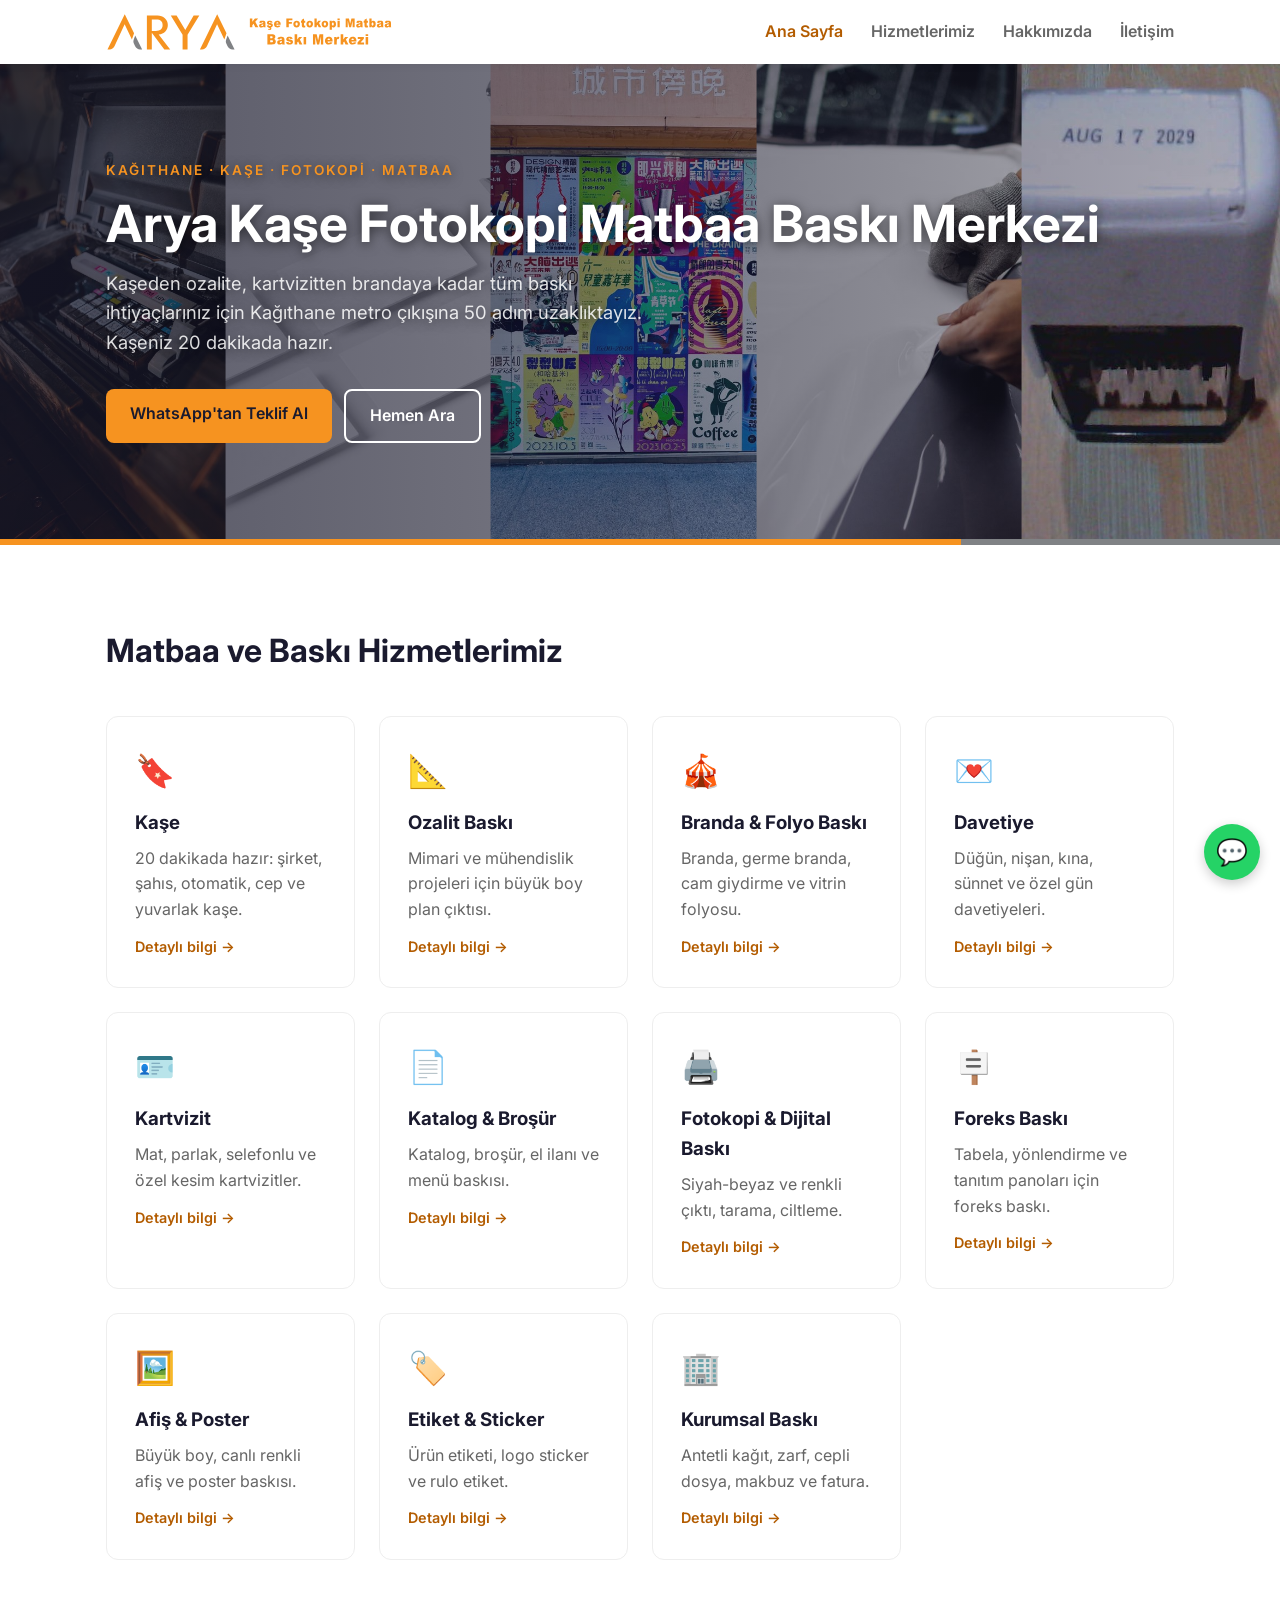
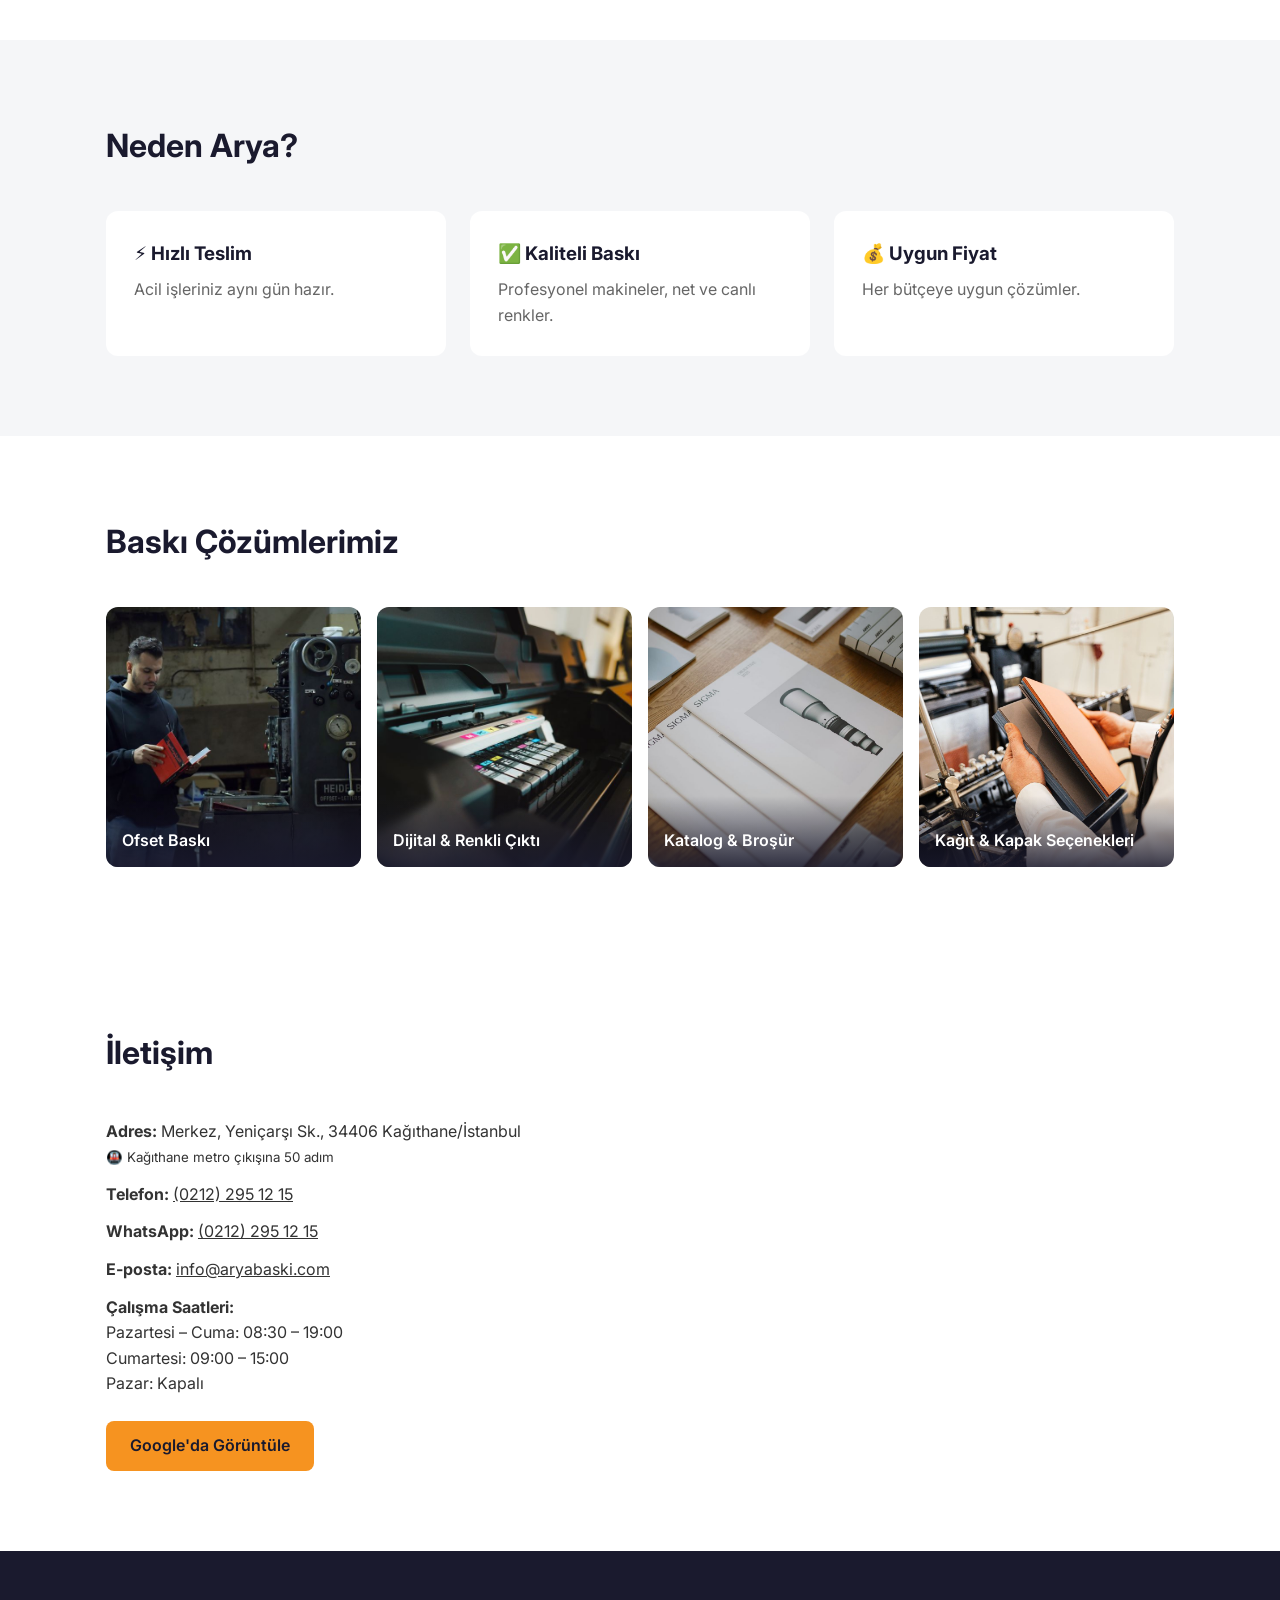
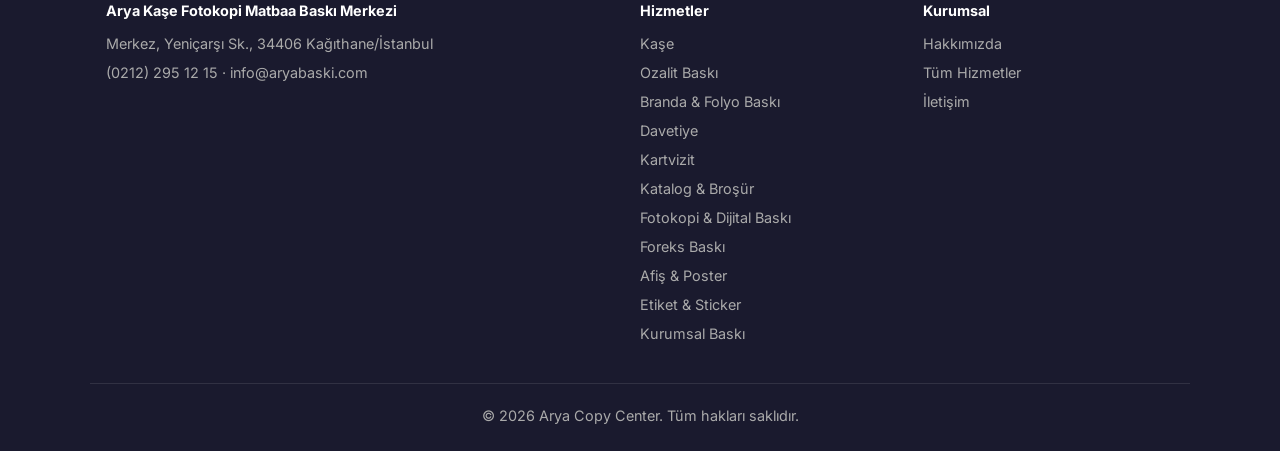
<file: index.html>
<!doctype html>
<html lang="tr">
<head>
  <meta charset="utf-8">
  <meta name="viewport" content="width=device-width, initial-scale=1">
  <title>Arya Kaşe Fotokopi Matbaa Baskı Merkezi | Kağıthane</title>
  <meta name="description" content="Kağıthane'de kaşe, fotokopi, matbaa ve dijital baskı: kartvizit, davetiye, ozalit, branda, folyo, foreks, katalog ve broşür. Hızlı teslim, uygun fiyat. ☎ 0212 295 12 15">
  <link rel="canonical" href="https://aryacopy.com/">
  <meta property="og:type" content="website">
  <meta property="og:locale" content="tr_TR">
  <meta property="og:site_name" content="Arya Kaşe Fotokopi Matbaa Baskı Merkezi">
  <meta property="og:title" content="Arya Kaşe Fotokopi Matbaa Baskı Merkezi | Kağıthane">
  <meta property="og:description" content="Kağıthane'de kaşe, fotokopi, matbaa ve dijital baskı: kartvizit, davetiye, ozalit, branda, folyo, foreks, katalog ve broşür. Hızlı teslim, uygun fiyat. ☎ 0212 295 12 15">
  <meta property="og:url" content="https://aryacopy.com/">
  <meta property="og:image" content="https://aryacopy.com/img/hero-dijital.jpg">
  <link rel="preconnect" href="https://fonts.googleapis.com">
  <link href="https://fonts.googleapis.com/css2?family=Inter:wght@400;600;800&display=swap" rel="stylesheet">
  <link rel="icon" href="/favicon.ico?v=2" sizes="48x48">
  <link rel="icon" href="/img/favicon.svg?v=2" type="image/svg+xml">
  <link rel="icon" href="/img/favicon-32.png?v=2" type="image/png" sizes="32x32">
  <link rel="icon" href="/img/favicon-192.png?v=2" type="image/png" sizes="192x192">
  <link rel="apple-touch-icon" href="/img/apple-touch-icon.png?v=2">
  <link rel="stylesheet" href="/style.css">
  <script type="application/ld+json">{"@context": "https://schema.org", "@type": "LocalBusiness", "additionalType": "https://schema.org/ProfessionalService", "name": "Arya Copy Center", "alternateName": "Arya Kaşe Fotokopi Matbaa Baskı Merkezi", "description": "Kağıthane'de kaşe, fotokopi, matbaa ve dijital baskı hizmetleri.", "url": "https://aryacopy.com/", "logo": "https://aryacopy.com/img/logo.png", "image": "https://aryacopy.com/img/hero-dijital.jpg", "telephone": "+90-212-295-12-15", "email": "info@aryabaski.com", "priceRange": "₺₺", "address": {"@type": "PostalAddress", "streetAddress": "Merkez Mah., Yeniçarşı Sk.", "addressLocality": "Kağıthane", "addressRegion": "İstanbul", "postalCode": "34406", "addressCountry": "TR"}, "areaServed": ["Kağıthane", "Şişli", "Beşiktaş", "Eyüpsultan", "İstanbul"], "openingHoursSpecification": [{"@type": "OpeningHoursSpecification", "dayOfWeek": ["Monday", "Tuesday", "Wednesday", "Thursday", "Friday"], "opens": "08:30", "closes": "19:00"}, {"@type": "OpeningHoursSpecification", "dayOfWeek": "Saturday", "opens": "09:00", "closes": "15:00"}], "hasOfferCatalog": {"@type": "OfferCatalog", "name": "Baskı Hizmetleri", "itemListElement": [{"@type": "Offer", "itemOffered": {"@type": "Service", "name": "Kaşe"}}, {"@type": "Offer", "itemOffered": {"@type": "Service", "name": "Ozalit Baskı"}}, {"@type": "Offer", "itemOffered": {"@type": "Service", "name": "Branda & Folyo Baskı"}}, {"@type": "Offer", "itemOffered": {"@type": "Service", "name": "Davetiye"}}, {"@type": "Offer", "itemOffered": {"@type": "Service", "name": "Kartvizit"}}, {"@type": "Offer", "itemOffered": {"@type": "Service", "name": "Katalog & Broşür"}}, {"@type": "Offer", "itemOffered": {"@type": "Service", "name": "Fotokopi & Dijital Baskı"}}, {"@type": "Offer", "itemOffered": {"@type": "Service", "name": "Foreks Baskı"}}, {"@type": "Offer", "itemOffered": {"@type": "Service", "name": "Afiş & Poster"}}, {"@type": "Offer", "itemOffered": {"@type": "Service", "name": "Etiket & Sticker"}}, {"@type": "Offer", "itemOffered": {"@type": "Service", "name": "Kurumsal Baskı"}}]}}</script>
</head>
<body>

  <header class="nav">
    <div class="container nav-inner">
      <a href="/" class="logo" aria-label="Arya Kaşe Fotokopi Matbaa Baskı Merkezi — Ana sayfa"><img class="logo-arya" src="/img/logo-arya.svg" alt="Arya" width="132" height="38"><img class="logo-yazi" src="/img/logo-yazi.svg" alt="Kaşe Fotokopi Matbaa Baskı Merkezi" width="148" height="32"></a>
      <nav>
        <a href="/" class="active">Ana Sayfa</a>
        <a href="/hizmetler">Hizmetlerimiz</a>
        <a href="/hakkimizda">Hakkımızda</a>
        <a href="/iletisim">İletişim</a>
      </nav>
    </div>
  </header>

  <section class="hero hero-strips">
    <div class="strips" aria-hidden="true">
      <span style="background-image:url(/img/serit/dijital.jpg)"></span>
      <span style="background-image:url(/img/serit/kartvizit.jpg)"></span>
      <span style="background-image:url(/img/serit/poster.jpg)"></span>
      <span style="background-image:url(/img/serit/folyo.jpg)"></span>
      <span style="background-image:url(/img/serit/kase.jpg)"></span>
    </div>
    <div class="container">
      <p class="eyebrow">Kağıthane · Kaşe · Fotokopi · Matbaa</p>
      <h1>Arya Kaşe Fotokopi Matbaa Baskı Merkezi</h1>
      <p>Kaşeden ozalite, kartvizitten brandaya kadar tüm baskı ihtiyaçlarınız için Kağıthane metro çıkışına 50 adım uzaklıktayız. Kaşeniz 20 dakikada hazır.</p>
      <div class="hero-buttons">
        <a class="btn btn-primary" href="https://wa.me/902122951215?text=Merhaba%2C%20baski%20icin%20teklif%20almak%20istiyorum." target="_blank" rel="noopener">WhatsApp'tan Teklif Al</a>
        <a class="btn btn-outline" href="tel:+902122951215">Hemen Ara</a>
      </div>
    </div>
  </section>

  <section id="hizmetler" class="section">
    <div class="container">
      <h2>Matbaa ve Baskı Hizmetlerimiz</h2>
      <div class="grid">
        <a class="card card-link" href="/kase"><div class="icon">🔖</div><h3>Kaşe</h3><p>20 dakikada hazır: şirket, şahıs, otomatik, cep ve yuvarlak kaşe.</p><span class="more">Detaylı bilgi →</span></a>
        <a class="card card-link" href="/ozalit-baski"><div class="icon">📐</div><h3>Ozalit Baskı</h3><p>Mimari ve mühendislik projeleri için büyük boy plan çıktısı.</p><span class="more">Detaylı bilgi →</span></a>
        <a class="card card-link" href="/branda-folyo-baski"><div class="icon">🎪</div><h3>Branda & Folyo Baskı</h3><p>Branda, germe branda, cam giydirme ve vitrin folyosu.</p><span class="more">Detaylı bilgi →</span></a>
        <a class="card card-link" href="/davetiye"><div class="icon">💌</div><h3>Davetiye</h3><p>Düğün, nişan, kına, sünnet ve özel gün davetiyeleri.</p><span class="more">Detaylı bilgi →</span></a>
        <a class="card card-link" href="/kartvizit"><div class="icon">🪪</div><h3>Kartvizit</h3><p>Mat, parlak, selefonlu ve özel kesim kartvizitler.</p><span class="more">Detaylı bilgi →</span></a>
        <a class="card card-link" href="/katalog-brosur"><div class="icon">📄</div><h3>Katalog & Broşür</h3><p>Katalog, broşür, el ilanı ve menü baskısı.</p><span class="more">Detaylı bilgi →</span></a>
        <a class="card card-link" href="/fotokopi-dijital-baski"><div class="icon">🖨️</div><h3>Fotokopi & Dijital Baskı</h3><p>Siyah-beyaz ve renkli çıktı, tarama, ciltleme.</p><span class="more">Detaylı bilgi →</span></a>
        <a class="card card-link" href="/foreks-baski"><div class="icon">🪧</div><h3>Foreks Baskı</h3><p>Tabela, yönlendirme ve tanıtım panoları için foreks baskı.</p><span class="more">Detaylı bilgi →</span></a>
        <a class="card card-link" href="/afis-poster"><div class="icon">🖼️</div><h3>Afiş & Poster</h3><p>Büyük boy, canlı renkli afiş ve poster baskısı.</p><span class="more">Detaylı bilgi →</span></a>
        <a class="card card-link" href="/etiket-sticker"><div class="icon">🏷️</div><h3>Etiket & Sticker</h3><p>Ürün etiketi, logo sticker ve rulo etiket.</p><span class="more">Detaylı bilgi →</span></a>
        <a class="card card-link" href="/kurumsal-baski"><div class="icon">🏢</div><h3>Kurumsal Baskı</h3><p>Antetli kağıt, zarf, cepli dosya, makbuz ve fatura.</p><span class="more">Detaylı bilgi →</span></a>
      </div>
    </div>
  </section>

  <section id="neden" class="section section-alt">
    <div class="container">
      <h2>Neden Arya?</h2>
      <div class="grid grid-3">
        <div class="feature"><h3>⚡ Hızlı Teslim</h3><p>Acil işleriniz aynı gün hazır.</p></div>
        <div class="feature"><h3>✅ Kaliteli Baskı</h3><p>Profesyonel makineler, net ve canlı renkler.</p></div>
        <div class="feature"><h3>💰 Uygun Fiyat</h3><p>Her bütçeye uygun çözümler.</p></div>
      </div>
    </div>
  </section>

  <section id="galeri" class="section">
    <div class="container">
      <h2>Baskı Çözümlerimiz</h2>
      <!-- TODO: geçici stok fotoğraflar (Pexels) — dükkân fotoğraflarıyla değiştirilecek -->
      <div class="gallery">
        <figure><img src="/img/ofset.jpg" alt="Ofset baskı makinesi" loading="lazy"><figcaption>Ofset Baskı</figcaption></figure>
        <figure><img src="/img/dijital.jpg" alt="Renkli dijital baskı makinesi" loading="lazy"><figcaption>Dijital & Renkli Çıktı</figcaption></figure>
        <figure><img src="/img/brosur.jpg" alt="Basılı katalog ve broşürler" loading="lazy"><figcaption>Katalog & Broşür</figcaption></figure>
        <figure><img src="/img/baski.jpg" alt="Kağıt ve kapak seçimi" loading="lazy"><figcaption>Kağıt & Kapak Seçenekleri</figcaption></figure>
      </div>
    </div>
  </section>

  <section id="iletisim" class="section">
    <div class="container contact">
      <div>
        <h2>İletişim</h2>
        <p><strong>Adres:</strong> Merkez, Yeniçarşı Sk., 34406 Kağıthane/İstanbul<br><small>🚇 Kağıthane metro çıkışına 50 adım</small></p>
        <p><strong>Telefon:</strong> <a href="tel:+902122951215">(0212) 295 12 15</a></p>
        <p><strong>WhatsApp:</strong> <a href="https://wa.me/902122951215" target="_blank" rel="noopener">(0212) 295 12 15</a></p>
        <p><strong>E-posta:</strong> <a href="mailto:info@aryabaski.com">info@aryabaski.com</a></p>
        <p><strong>Çalışma Saatleri:</strong><br>Pazartesi – Cuma: 08:30 – 19:00<br>Cumartesi: 09:00 – 15:00<br>Pazar: Kapalı</p>
        <a class="btn btn-primary" href="https://share.google/M4k4sEUqmiQq4o4S4" target="_blank" rel="noopener">Google'da Görüntüle</a>
      </div>
      <div class="map">
        <iframe src="https://maps.google.com/maps?q=Arya+Copy+Center+Yeni%C3%A7ar%C5%9F%C4%B1+Sk+K%C3%A2%C4%9F%C4%B1thane+%C4%B0stanbul&output=embed" loading="lazy" title="Arya Copy Center konum"></iframe>
      </div>
    </div>
  </section>

  <footer class="footer">
    <div class="container footer-grid">
      <div>
        <strong>Arya Kaşe Fotokopi Matbaa Baskı Merkezi</strong>
        <p>Merkez, Yeniçarşı Sk., 34406 Kağıthane/İstanbul</p>
        <p><a href="tel:+902122951215">(0212) 295 12 15</a> · <a href="mailto:info@aryabaski.com">info@aryabaski.com</a></p>
      </div>
      <div>
        <strong>Hizmetler</strong>
        <ul>
          <li><a href="/kase">Kaşe</a></li>
          <li><a href="/ozalit-baski">Ozalit Baskı</a></li>
          <li><a href="/branda-folyo-baski">Branda & Folyo Baskı</a></li>
          <li><a href="/davetiye">Davetiye</a></li>
          <li><a href="/kartvizit">Kartvizit</a></li>
          <li><a href="/katalog-brosur">Katalog & Broşür</a></li>
          <li><a href="/fotokopi-dijital-baski">Fotokopi & Dijital Baskı</a></li>
          <li><a href="/foreks-baski">Foreks Baskı</a></li>
          <li><a href="/afis-poster">Afiş & Poster</a></li>
          <li><a href="/etiket-sticker">Etiket & Sticker</a></li>
          <li><a href="/kurumsal-baski">Kurumsal Baskı</a></li>
        </ul>
      </div>
      <div>
        <strong>Kurumsal</strong>
        <ul>
          <li><a href="/hakkimizda">Hakkımızda</a></li>
          <li><a href="/hizmetler">Tüm Hizmetler</a></li>
          <li><a href="/iletisim">İletişim</a></li>
        </ul>
      </div>
    </div>
    <div class="container footer-copy">© <span id="yil"></span> Arya Copy Center. Tüm hakları saklıdır.</div>
  </footer>

  <a class="wa-float" href="https://wa.me/902122951215" target="_blank" rel="noopener" aria-label="WhatsApp">💬</a>

  <script>document.getElementById('yil').textContent = new Date().getFullYear();</script>
</body>
</html>
</file>
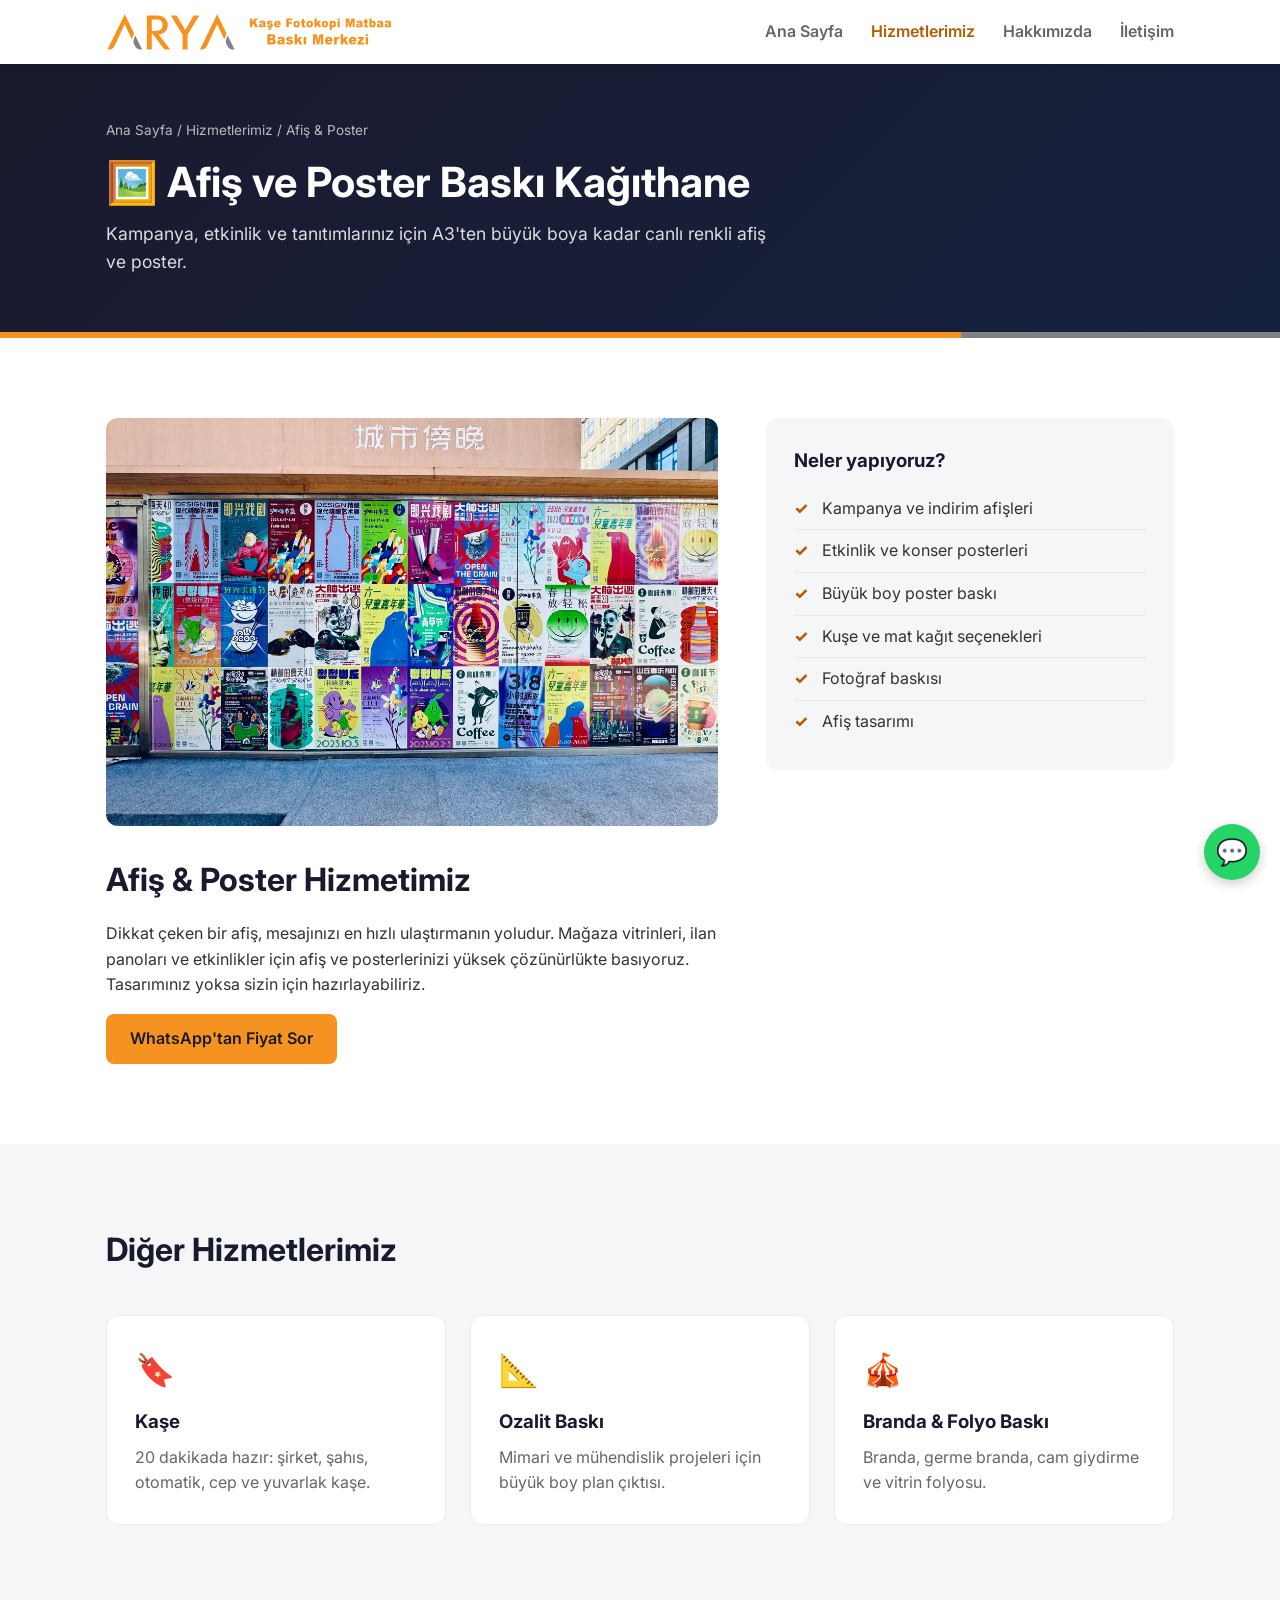
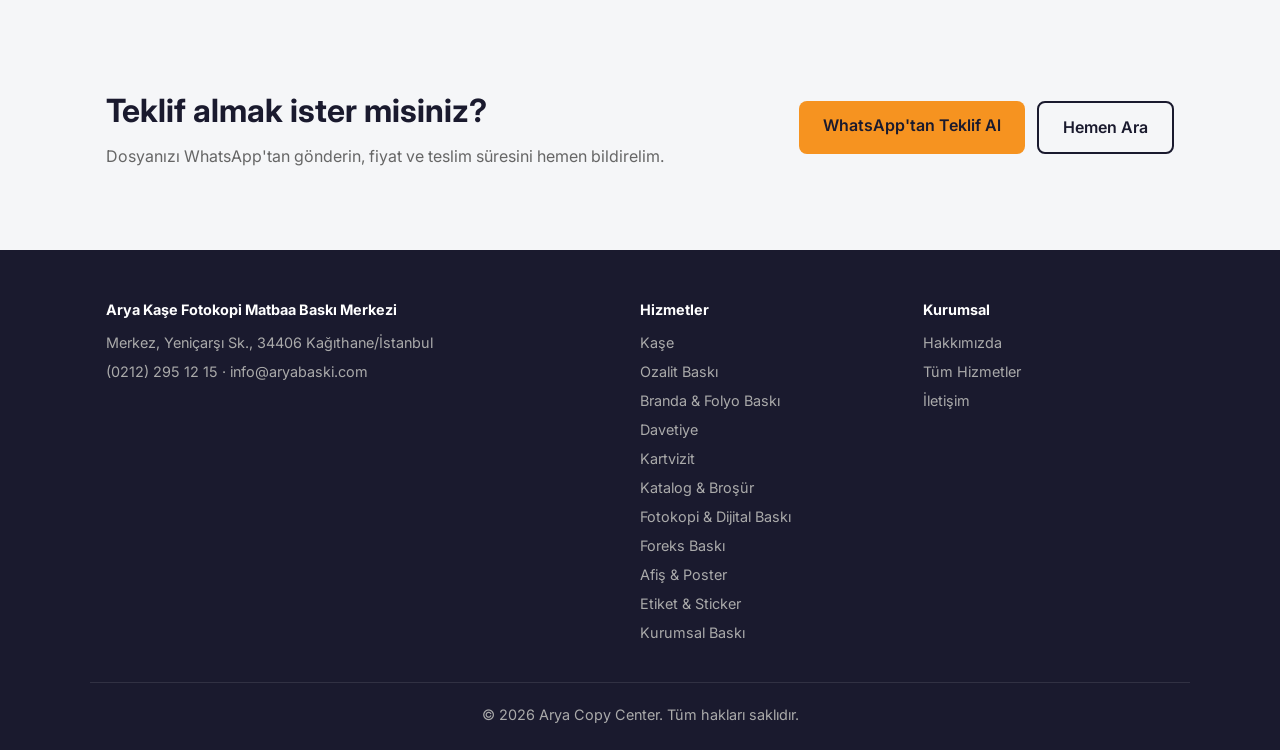
<file: afis-poster.html>
<!doctype html>
<html lang="tr">
<head>
  <meta charset="utf-8">
  <meta name="viewport" content="width=device-width, initial-scale=1">
  <title>Afiş ve Poster Baskı Kağıthane | Arya Kaşe Fotokopi Matbaa Baskı Merkezi</title>
  <meta name="description" content="Kampanya, etkinlik ve tanıtımlarınız için A3'ten büyük boya kadar canlı renkli afiş ve poster. ☎ 0212 295 12 15">
  <link rel="canonical" href="https://aryacopy.com/afis-poster">
  <meta property="og:type" content="website">
  <meta property="og:locale" content="tr_TR">
  <meta property="og:site_name" content="Arya Kaşe Fotokopi Matbaa Baskı Merkezi">
  <meta property="og:title" content="Afiş ve Poster Baskı Kağıthane | Arya Kaşe Fotokopi Matbaa Baskı Merkezi">
  <meta property="og:description" content="Kampanya, etkinlik ve tanıtımlarınız için A3'ten büyük boya kadar canlı renkli afiş ve poster. ☎ 0212 295 12 15">
  <meta property="og:url" content="https://aryacopy.com/afis-poster">
  <meta property="og:image" content="https://aryacopy.com/img/hizmet/afis-poster.jpg">
  <link rel="preconnect" href="https://fonts.googleapis.com">
  <link href="https://fonts.googleapis.com/css2?family=Inter:wght@400;600;800&display=swap" rel="stylesheet">
  <link rel="icon" href="/favicon.ico?v=2" sizes="48x48">
  <link rel="icon" href="/img/favicon.svg?v=2" type="image/svg+xml">
  <link rel="icon" href="/img/favicon-32.png?v=2" type="image/png" sizes="32x32">
  <link rel="icon" href="/img/favicon-192.png?v=2" type="image/png" sizes="192x192">
  <link rel="apple-touch-icon" href="/img/apple-touch-icon.png?v=2">
  <link rel="stylesheet" href="/style.css">
  <script type="application/ld+json">{"@context": "https://schema.org", "@type": "Service", "name": "Afiş ve Poster Baskı Kağıthane", "serviceType": "Afiş & Poster", "description": "Kampanya, etkinlik ve tanıtımlarınız için A3'ten büyük boya kadar canlı renkli afiş ve poster.", "areaServed": "Kağıthane, İstanbul", "image": "https://aryacopy.com/img/hizmet/afis-poster.jpg", "provider": {"@type": "LocalBusiness", "name": "Arya Copy Center", "url": "https://aryacopy.com/", "telephone": "+90-212-295-12-15"}}</script>
  <script type="application/ld+json">{"@context": "https://schema.org", "@type": "BreadcrumbList", "itemListElement": [{"@type": "ListItem", "position": 1, "name": "Ana Sayfa", "item": "https://aryacopy.com/"}, {"@type": "ListItem", "position": 2, "name": "Hizmetlerimiz", "item": "https://aryacopy.com/hizmetler"}, {"@type": "ListItem", "position": 3, "name": "Afiş & Poster", "item": "https://aryacopy.com/afis-poster"}]}</script>
</head>
<body>

  <header class="nav">
    <div class="container nav-inner">
      <a href="/" class="logo" aria-label="Arya Kaşe Fotokopi Matbaa Baskı Merkezi — Ana sayfa"><img class="logo-arya" src="/img/logo-arya.svg" alt="Arya" width="132" height="38"><img class="logo-yazi" src="/img/logo-yazi.svg" alt="Kaşe Fotokopi Matbaa Baskı Merkezi" width="148" height="32"></a>
      <nav>
        <a href="/">Ana Sayfa</a>
        <a href="/hizmetler" class="active">Hizmetlerimiz</a>
        <a href="/hakkimizda">Hakkımızda</a>
        <a href="/iletisim">İletişim</a>
      </nav>
    </div>
  </header>

  <section class="page-hero">
    <div class="container">
      <nav class="crumbs"><a href="/">Ana Sayfa</a> / <a href="/hizmetler">Hizmetlerimiz</a> / <span>Afiş & Poster</span></nav>
      <h1>🖼️ Afiş ve Poster Baskı Kağıthane</h1>
      <p>Kampanya, etkinlik ve tanıtımlarınız için A3'ten büyük boya kadar canlı renkli afiş ve poster.</p>
    </div>
  </section>

  <section class="section">
    <div class="container detail">
      <div class="prose">
        <figure class="detail-fig"><img class="detail-img" src="/img/hizmet/afis-poster.jpg" alt="Afiş ve Poster Baskı Kağıthane" width="1200" height="800"></figure>
        <h2>Afiş & Poster Hizmetimiz</h2>
        <p>Dikkat çeken bir afiş, mesajınızı en hızlı ulaştırmanın yoludur. Mağaza vitrinleri, ilan panoları ve etkinlikler için afiş ve posterlerinizi yüksek çözünürlükte basıyoruz. Tasarımınız yoksa sizin için hazırlayabiliriz.</p>
        <a class="btn btn-primary" href="https://wa.me/902122951215?text=Merhaba%2C%20baski%20icin%20teklif%20almak%20istiyorum." target="_blank" rel="noopener">WhatsApp'tan Fiyat Sor</a>
      </div>
      <div class="checklist">
        <h3>Neler yapıyoruz?</h3>
        <ul>
          <li>Kampanya ve indirim afişleri</li>
          <li>Etkinlik ve konser posterleri</li>
          <li>Büyük boy poster baskı</li>
          <li>Kuşe ve mat kağıt seçenekleri</li>
          <li>Fotoğraf baskısı</li>
          <li>Afiş tasarımı</li>
        </ul>
      </div>
    </div>
  </section>

  <section class="section section-alt">
    <div class="container">
      <h2>Diğer Hizmetlerimiz</h2>
      <div class="grid">
        <a class="card card-link" href="/kase"><div class="icon">🔖</div><h3>Kaşe</h3><p>20 dakikada hazır: şirket, şahıs, otomatik, cep ve yuvarlak kaşe.</p></a>
        <a class="card card-link" href="/ozalit-baski"><div class="icon">📐</div><h3>Ozalit Baskı</h3><p>Mimari ve mühendislik projeleri için büyük boy plan çıktısı.</p></a>
        <a class="card card-link" href="/branda-folyo-baski"><div class="icon">🎪</div><h3>Branda & Folyo Baskı</h3><p>Branda, germe branda, cam giydirme ve vitrin folyosu.</p></a>
      </div>
    </div>
  </section>

  <section class="section cta">
    <div class="container cta-inner">
      <div>
        <h2>Teklif almak ister misiniz?</h2>
        <p>Dosyanızı WhatsApp'tan gönderin, fiyat ve teslim süresini hemen bildirelim.</p>
      </div>
      <div class="hero-buttons">
        <a class="btn btn-primary" href="https://wa.me/902122951215?text=Merhaba%2C%20baski%20icin%20teklif%20almak%20istiyorum." target="_blank" rel="noopener">WhatsApp'tan Teklif Al</a>
        <a class="btn btn-outline-dark" href="tel:+902122951215">Hemen Ara</a>
      </div>
    </div>
  </section>

  <footer class="footer">
    <div class="container footer-grid">
      <div>
        <strong>Arya Kaşe Fotokopi Matbaa Baskı Merkezi</strong>
        <p>Merkez, Yeniçarşı Sk., 34406 Kağıthane/İstanbul</p>
        <p><a href="tel:+902122951215">(0212) 295 12 15</a> · <a href="mailto:info@aryabaski.com">info@aryabaski.com</a></p>
      </div>
      <div>
        <strong>Hizmetler</strong>
        <ul>
          <li><a href="/kase">Kaşe</a></li>
          <li><a href="/ozalit-baski">Ozalit Baskı</a></li>
          <li><a href="/branda-folyo-baski">Branda & Folyo Baskı</a></li>
          <li><a href="/davetiye">Davetiye</a></li>
          <li><a href="/kartvizit">Kartvizit</a></li>
          <li><a href="/katalog-brosur">Katalog & Broşür</a></li>
          <li><a href="/fotokopi-dijital-baski">Fotokopi & Dijital Baskı</a></li>
          <li><a href="/foreks-baski">Foreks Baskı</a></li>
          <li><a href="/afis-poster">Afiş & Poster</a></li>
          <li><a href="/etiket-sticker">Etiket & Sticker</a></li>
          <li><a href="/kurumsal-baski">Kurumsal Baskı</a></li>
        </ul>
      </div>
      <div>
        <strong>Kurumsal</strong>
        <ul>
          <li><a href="/hakkimizda">Hakkımızda</a></li>
          <li><a href="/hizmetler">Tüm Hizmetler</a></li>
          <li><a href="/iletisim">İletişim</a></li>
        </ul>
      </div>
    </div>
    <div class="container footer-copy">© <span id="yil"></span> Arya Copy Center. Tüm hakları saklıdır.</div>
  </footer>

  <a class="wa-float" href="https://wa.me/902122951215" target="_blank" rel="noopener" aria-label="WhatsApp">💬</a>

  <script>document.getElementById('yil').textContent = new Date().getFullYear();</script>
</body>
</html>
</file>
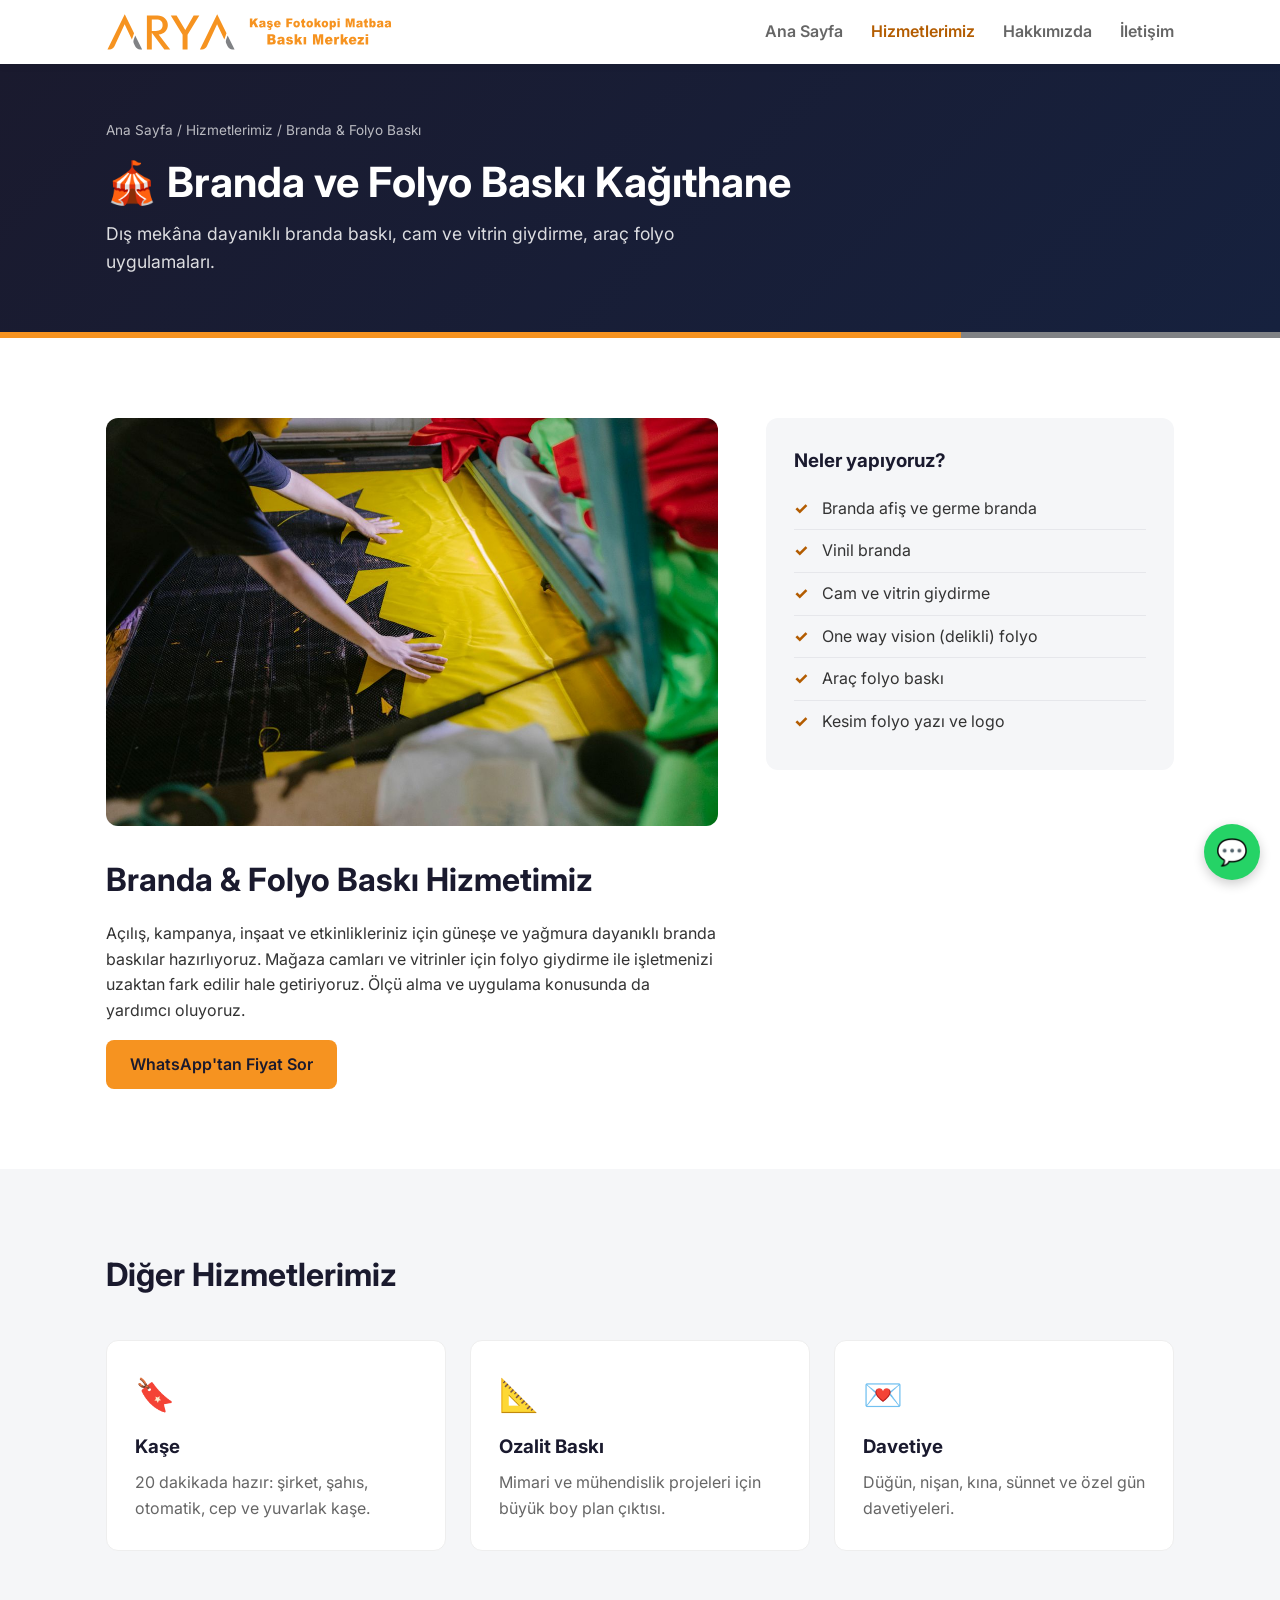
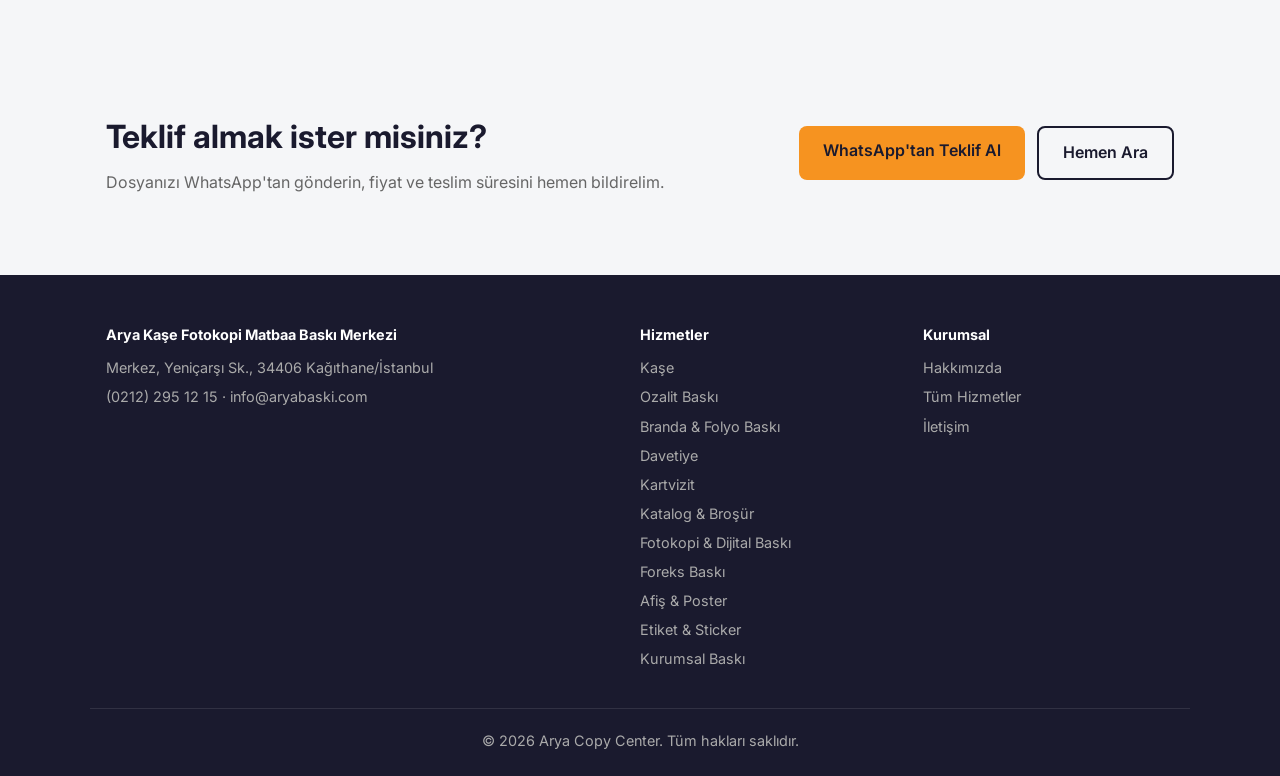
<file: branda-folyo-baski.html>
<!doctype html>
<html lang="tr">
<head>
  <meta charset="utf-8">
  <meta name="viewport" content="width=device-width, initial-scale=1">
  <title>Branda ve Folyo Baskı Kağıthane | Arya Kaşe Fotokopi Matbaa Baskı Merkezi</title>
  <meta name="description" content="Dış mekâna dayanıklı branda baskı, cam ve vitrin giydirme, araç folyo uygulamaları. ☎ 0212 295 12 15">
  <link rel="canonical" href="https://aryacopy.com/branda-folyo-baski">
  <meta property="og:type" content="website">
  <meta property="og:locale" content="tr_TR">
  <meta property="og:site_name" content="Arya Kaşe Fotokopi Matbaa Baskı Merkezi">
  <meta property="og:title" content="Branda ve Folyo Baskı Kağıthane | Arya Kaşe Fotokopi Matbaa Baskı Merkezi">
  <meta property="og:description" content="Dış mekâna dayanıklı branda baskı, cam ve vitrin giydirme, araç folyo uygulamaları. ☎ 0212 295 12 15">
  <meta property="og:url" content="https://aryacopy.com/branda-folyo-baski">
  <meta property="og:image" content="https://aryacopy.com/img/hizmet/branda-folyo-baski.jpg">
  <link rel="preconnect" href="https://fonts.googleapis.com">
  <link href="https://fonts.googleapis.com/css2?family=Inter:wght@400;600;800&display=swap" rel="stylesheet">
  <link rel="icon" href="/favicon.ico?v=2" sizes="48x48">
  <link rel="icon" href="/img/favicon.svg?v=2" type="image/svg+xml">
  <link rel="icon" href="/img/favicon-32.png?v=2" type="image/png" sizes="32x32">
  <link rel="icon" href="/img/favicon-192.png?v=2" type="image/png" sizes="192x192">
  <link rel="apple-touch-icon" href="/img/apple-touch-icon.png?v=2">
  <link rel="stylesheet" href="/style.css">
  <script type="application/ld+json">{"@context": "https://schema.org", "@type": "Service", "name": "Branda ve Folyo Baskı Kağıthane", "serviceType": "Branda & Folyo Baskı", "description": "Dış mekâna dayanıklı branda baskı, cam ve vitrin giydirme, araç folyo uygulamaları.", "areaServed": "Kağıthane, İstanbul", "image": "https://aryacopy.com/img/hizmet/branda-folyo-baski.jpg", "provider": {"@type": "LocalBusiness", "name": "Arya Copy Center", "url": "https://aryacopy.com/", "telephone": "+90-212-295-12-15"}}</script>
  <script type="application/ld+json">{"@context": "https://schema.org", "@type": "BreadcrumbList", "itemListElement": [{"@type": "ListItem", "position": 1, "name": "Ana Sayfa", "item": "https://aryacopy.com/"}, {"@type": "ListItem", "position": 2, "name": "Hizmetlerimiz", "item": "https://aryacopy.com/hizmetler"}, {"@type": "ListItem", "position": 3, "name": "Branda & Folyo Baskı", "item": "https://aryacopy.com/branda-folyo-baski"}]}</script>
</head>
<body>

  <header class="nav">
    <div class="container nav-inner">
      <a href="/" class="logo" aria-label="Arya Kaşe Fotokopi Matbaa Baskı Merkezi — Ana sayfa"><img class="logo-arya" src="/img/logo-arya.svg" alt="Arya" width="132" height="38"><img class="logo-yazi" src="/img/logo-yazi.svg" alt="Kaşe Fotokopi Matbaa Baskı Merkezi" width="148" height="32"></a>
      <nav>
        <a href="/">Ana Sayfa</a>
        <a href="/hizmetler" class="active">Hizmetlerimiz</a>
        <a href="/hakkimizda">Hakkımızda</a>
        <a href="/iletisim">İletişim</a>
      </nav>
    </div>
  </header>

  <section class="page-hero">
    <div class="container">
      <nav class="crumbs"><a href="/">Ana Sayfa</a> / <a href="/hizmetler">Hizmetlerimiz</a> / <span>Branda & Folyo Baskı</span></nav>
      <h1>🎪 Branda ve Folyo Baskı Kağıthane</h1>
      <p>Dış mekâna dayanıklı branda baskı, cam ve vitrin giydirme, araç folyo uygulamaları.</p>
    </div>
  </section>

  <section class="section">
    <div class="container detail">
      <div class="prose">
        <figure class="detail-fig"><img class="detail-img" src="/img/hizmet/branda-folyo-baski.jpg" alt="Branda ve Folyo Baskı Kağıthane" width="1200" height="800"></figure>
        <h2>Branda & Folyo Baskı Hizmetimiz</h2>
        <p>Açılış, kampanya, inşaat ve etkinlikleriniz için güneşe ve yağmura dayanıklı branda baskılar hazırlıyoruz. Mağaza camları ve vitrinler için folyo giydirme ile işletmenizi uzaktan fark edilir hale getiriyoruz. Ölçü alma ve uygulama konusunda da yardımcı oluyoruz.</p>
        <a class="btn btn-primary" href="https://wa.me/902122951215?text=Merhaba%2C%20baski%20icin%20teklif%20almak%20istiyorum." target="_blank" rel="noopener">WhatsApp'tan Fiyat Sor</a>
      </div>
      <div class="checklist">
        <h3>Neler yapıyoruz?</h3>
        <ul>
          <li>Branda afiş ve germe branda</li>
          <li>Vinil branda</li>
          <li>Cam ve vitrin giydirme</li>
          <li>One way vision (delikli) folyo</li>
          <li>Araç folyo baskı</li>
          <li>Kesim folyo yazı ve logo</li>
        </ul>
      </div>
    </div>
  </section>

  <section class="section section-alt">
    <div class="container">
      <h2>Diğer Hizmetlerimiz</h2>
      <div class="grid">
        <a class="card card-link" href="/kase"><div class="icon">🔖</div><h3>Kaşe</h3><p>20 dakikada hazır: şirket, şahıs, otomatik, cep ve yuvarlak kaşe.</p></a>
        <a class="card card-link" href="/ozalit-baski"><div class="icon">📐</div><h3>Ozalit Baskı</h3><p>Mimari ve mühendislik projeleri için büyük boy plan çıktısı.</p></a>
        <a class="card card-link" href="/davetiye"><div class="icon">💌</div><h3>Davetiye</h3><p>Düğün, nişan, kına, sünnet ve özel gün davetiyeleri.</p></a>
      </div>
    </div>
  </section>

  <section class="section cta">
    <div class="container cta-inner">
      <div>
        <h2>Teklif almak ister misiniz?</h2>
        <p>Dosyanızı WhatsApp'tan gönderin, fiyat ve teslim süresini hemen bildirelim.</p>
      </div>
      <div class="hero-buttons">
        <a class="btn btn-primary" href="https://wa.me/902122951215?text=Merhaba%2C%20baski%20icin%20teklif%20almak%20istiyorum." target="_blank" rel="noopener">WhatsApp'tan Teklif Al</a>
        <a class="btn btn-outline-dark" href="tel:+902122951215">Hemen Ara</a>
      </div>
    </div>
  </section>

  <footer class="footer">
    <div class="container footer-grid">
      <div>
        <strong>Arya Kaşe Fotokopi Matbaa Baskı Merkezi</strong>
        <p>Merkez, Yeniçarşı Sk., 34406 Kağıthane/İstanbul</p>
        <p><a href="tel:+902122951215">(0212) 295 12 15</a> · <a href="mailto:info@aryabaski.com">info@aryabaski.com</a></p>
      </div>
      <div>
        <strong>Hizmetler</strong>
        <ul>
          <li><a href="/kase">Kaşe</a></li>
          <li><a href="/ozalit-baski">Ozalit Baskı</a></li>
          <li><a href="/branda-folyo-baski">Branda & Folyo Baskı</a></li>
          <li><a href="/davetiye">Davetiye</a></li>
          <li><a href="/kartvizit">Kartvizit</a></li>
          <li><a href="/katalog-brosur">Katalog & Broşür</a></li>
          <li><a href="/fotokopi-dijital-baski">Fotokopi & Dijital Baskı</a></li>
          <li><a href="/foreks-baski">Foreks Baskı</a></li>
          <li><a href="/afis-poster">Afiş & Poster</a></li>
          <li><a href="/etiket-sticker">Etiket & Sticker</a></li>
          <li><a href="/kurumsal-baski">Kurumsal Baskı</a></li>
        </ul>
      </div>
      <div>
        <strong>Kurumsal</strong>
        <ul>
          <li><a href="/hakkimizda">Hakkımızda</a></li>
          <li><a href="/hizmetler">Tüm Hizmetler</a></li>
          <li><a href="/iletisim">İletişim</a></li>
        </ul>
      </div>
    </div>
    <div class="container footer-copy">© <span id="yil"></span> Arya Copy Center. Tüm hakları saklıdır.</div>
  </footer>

  <a class="wa-float" href="https://wa.me/902122951215" target="_blank" rel="noopener" aria-label="WhatsApp">💬</a>

  <script>document.getElementById('yil').textContent = new Date().getFullYear();</script>
</body>
</html>
</file>
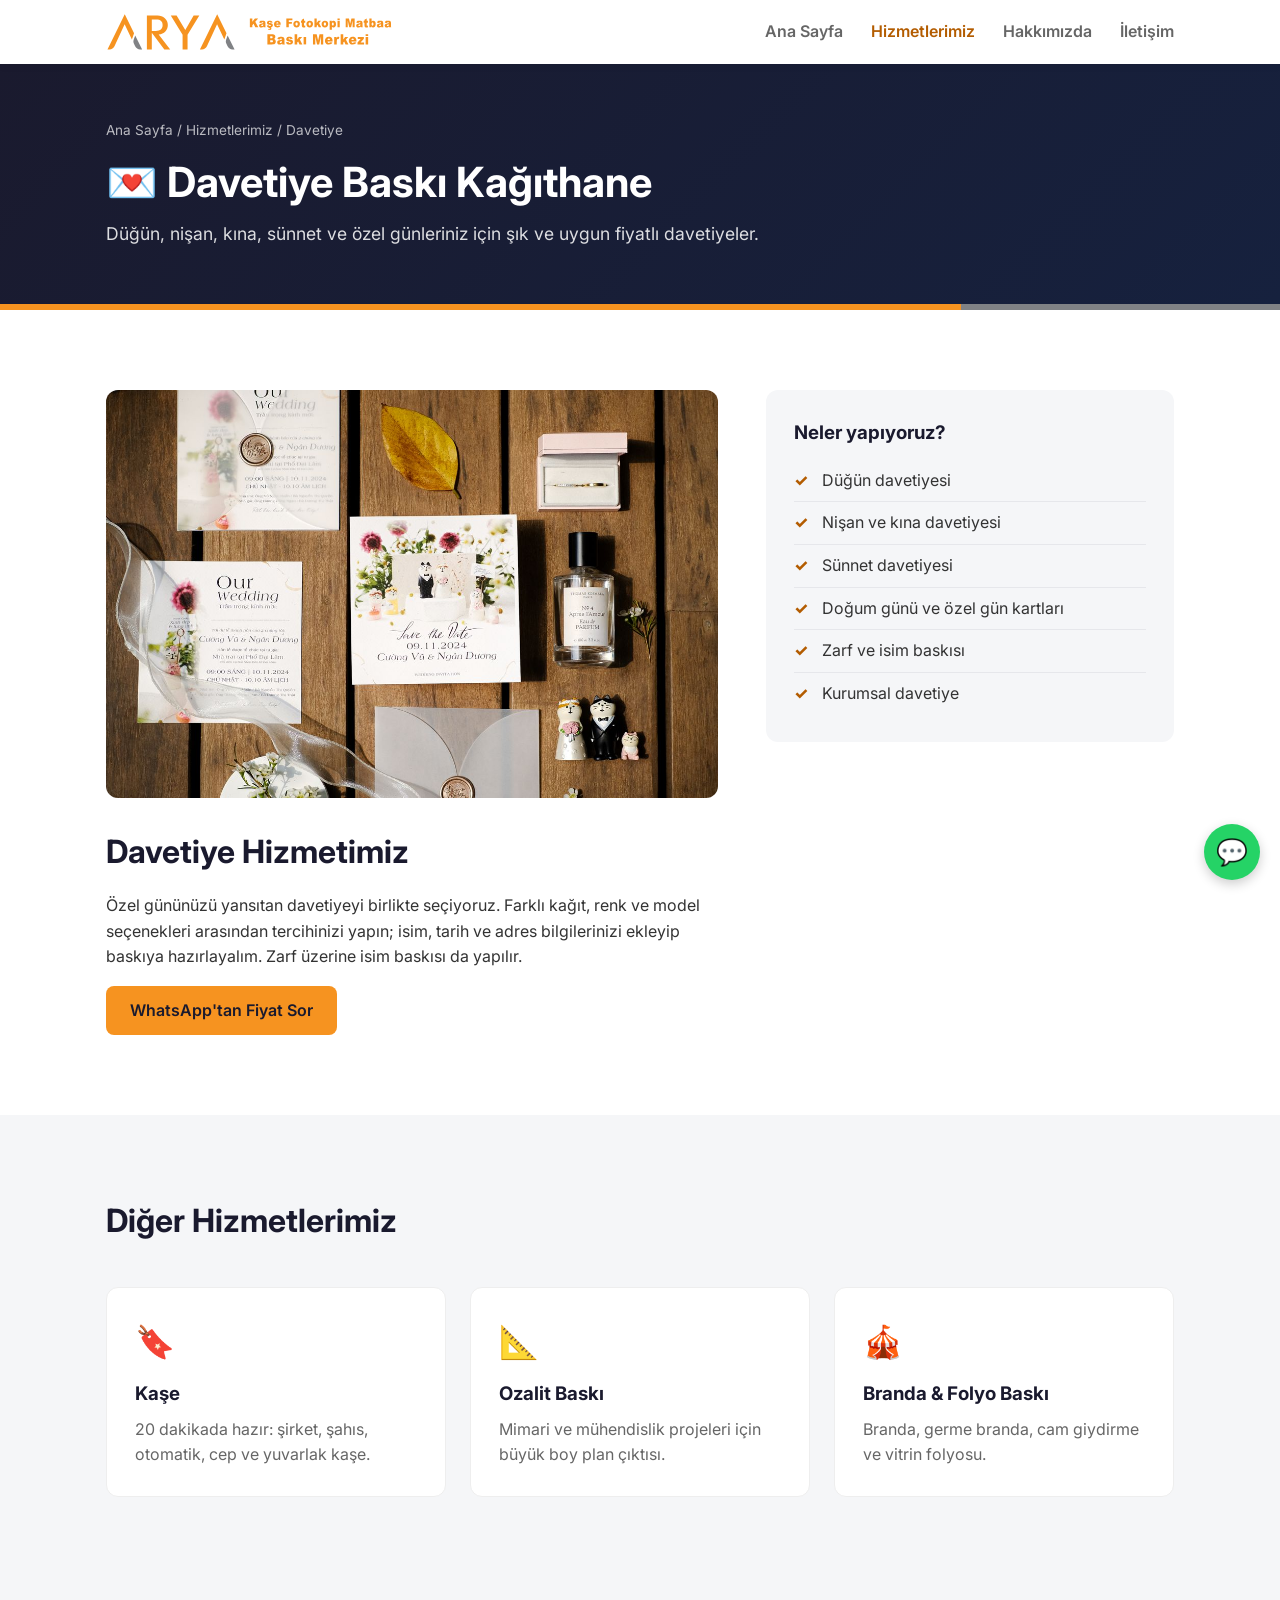
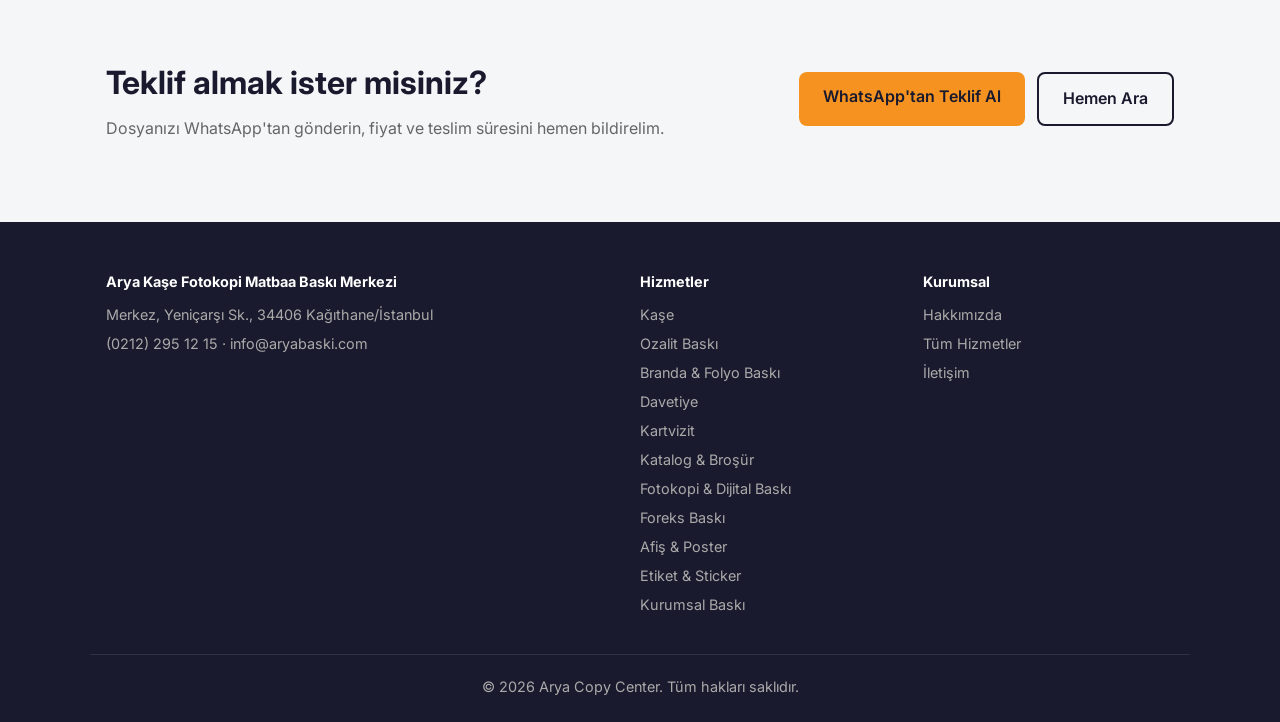
<file: davetiye.html>
<!doctype html>
<html lang="tr">
<head>
  <meta charset="utf-8">
  <meta name="viewport" content="width=device-width, initial-scale=1">
  <title>Davetiye Baskı Kağıthane | Arya Kaşe Fotokopi Matbaa Baskı Merkezi</title>
  <meta name="description" content="Düğün, nişan, kına, sünnet ve özel günleriniz için şık ve uygun fiyatlı davetiyeler. ☎ 0212 295 12 15">
  <link rel="canonical" href="https://aryacopy.com/davetiye">
  <meta property="og:type" content="website">
  <meta property="og:locale" content="tr_TR">
  <meta property="og:site_name" content="Arya Kaşe Fotokopi Matbaa Baskı Merkezi">
  <meta property="og:title" content="Davetiye Baskı Kağıthane | Arya Kaşe Fotokopi Matbaa Baskı Merkezi">
  <meta property="og:description" content="Düğün, nişan, kına, sünnet ve özel günleriniz için şık ve uygun fiyatlı davetiyeler. ☎ 0212 295 12 15">
  <meta property="og:url" content="https://aryacopy.com/davetiye">
  <meta property="og:image" content="https://aryacopy.com/img/hizmet/davetiye.jpg">
  <link rel="preconnect" href="https://fonts.googleapis.com">
  <link href="https://fonts.googleapis.com/css2?family=Inter:wght@400;600;800&display=swap" rel="stylesheet">
  <link rel="icon" href="/favicon.ico?v=2" sizes="48x48">
  <link rel="icon" href="/img/favicon.svg?v=2" type="image/svg+xml">
  <link rel="icon" href="/img/favicon-32.png?v=2" type="image/png" sizes="32x32">
  <link rel="icon" href="/img/favicon-192.png?v=2" type="image/png" sizes="192x192">
  <link rel="apple-touch-icon" href="/img/apple-touch-icon.png?v=2">
  <link rel="stylesheet" href="/style.css">
  <script type="application/ld+json">{"@context": "https://schema.org", "@type": "Service", "name": "Davetiye Baskı Kağıthane", "serviceType": "Davetiye", "description": "Düğün, nişan, kına, sünnet ve özel günleriniz için şık ve uygun fiyatlı davetiyeler.", "areaServed": "Kağıthane, İstanbul", "image": "https://aryacopy.com/img/hizmet/davetiye.jpg", "provider": {"@type": "LocalBusiness", "name": "Arya Copy Center", "url": "https://aryacopy.com/", "telephone": "+90-212-295-12-15"}}</script>
  <script type="application/ld+json">{"@context": "https://schema.org", "@type": "BreadcrumbList", "itemListElement": [{"@type": "ListItem", "position": 1, "name": "Ana Sayfa", "item": "https://aryacopy.com/"}, {"@type": "ListItem", "position": 2, "name": "Hizmetlerimiz", "item": "https://aryacopy.com/hizmetler"}, {"@type": "ListItem", "position": 3, "name": "Davetiye", "item": "https://aryacopy.com/davetiye"}]}</script>
</head>
<body>

  <header class="nav">
    <div class="container nav-inner">
      <a href="/" class="logo" aria-label="Arya Kaşe Fotokopi Matbaa Baskı Merkezi — Ana sayfa"><img class="logo-arya" src="/img/logo-arya.svg" alt="Arya" width="132" height="38"><img class="logo-yazi" src="/img/logo-yazi.svg" alt="Kaşe Fotokopi Matbaa Baskı Merkezi" width="148" height="32"></a>
      <nav>
        <a href="/">Ana Sayfa</a>
        <a href="/hizmetler" class="active">Hizmetlerimiz</a>
        <a href="/hakkimizda">Hakkımızda</a>
        <a href="/iletisim">İletişim</a>
      </nav>
    </div>
  </header>

  <section class="page-hero">
    <div class="container">
      <nav class="crumbs"><a href="/">Ana Sayfa</a> / <a href="/hizmetler">Hizmetlerimiz</a> / <span>Davetiye</span></nav>
      <h1>💌 Davetiye Baskı Kağıthane</h1>
      <p>Düğün, nişan, kına, sünnet ve özel günleriniz için şık ve uygun fiyatlı davetiyeler.</p>
    </div>
  </section>

  <section class="section">
    <div class="container detail">
      <div class="prose">
        <figure class="detail-fig"><img class="detail-img" src="/img/hizmet/davetiye.jpg" alt="Davetiye Baskı Kağıthane" width="1200" height="800"></figure>
        <h2>Davetiye Hizmetimiz</h2>
        <p>Özel gününüzü yansıtan davetiyeyi birlikte seçiyoruz. Farklı kağıt, renk ve model seçenekleri arasından tercihinizi yapın; isim, tarih ve adres bilgilerinizi ekleyip baskıya hazırlayalım. Zarf üzerine isim baskısı da yapılır.</p>
        <a class="btn btn-primary" href="https://wa.me/902122951215?text=Merhaba%2C%20baski%20icin%20teklif%20almak%20istiyorum." target="_blank" rel="noopener">WhatsApp'tan Fiyat Sor</a>
      </div>
      <div class="checklist">
        <h3>Neler yapıyoruz?</h3>
        <ul>
          <li>Düğün davetiyesi</li>
          <li>Nişan ve kına davetiyesi</li>
          <li>Sünnet davetiyesi</li>
          <li>Doğum günü ve özel gün kartları</li>
          <li>Zarf ve isim baskısı</li>
          <li>Kurumsal davetiye</li>
        </ul>
      </div>
    </div>
  </section>

  <section class="section section-alt">
    <div class="container">
      <h2>Diğer Hizmetlerimiz</h2>
      <div class="grid">
        <a class="card card-link" href="/kase"><div class="icon">🔖</div><h3>Kaşe</h3><p>20 dakikada hazır: şirket, şahıs, otomatik, cep ve yuvarlak kaşe.</p></a>
        <a class="card card-link" href="/ozalit-baski"><div class="icon">📐</div><h3>Ozalit Baskı</h3><p>Mimari ve mühendislik projeleri için büyük boy plan çıktısı.</p></a>
        <a class="card card-link" href="/branda-folyo-baski"><div class="icon">🎪</div><h3>Branda & Folyo Baskı</h3><p>Branda, germe branda, cam giydirme ve vitrin folyosu.</p></a>
      </div>
    </div>
  </section>

  <section class="section cta">
    <div class="container cta-inner">
      <div>
        <h2>Teklif almak ister misiniz?</h2>
        <p>Dosyanızı WhatsApp'tan gönderin, fiyat ve teslim süresini hemen bildirelim.</p>
      </div>
      <div class="hero-buttons">
        <a class="btn btn-primary" href="https://wa.me/902122951215?text=Merhaba%2C%20baski%20icin%20teklif%20almak%20istiyorum." target="_blank" rel="noopener">WhatsApp'tan Teklif Al</a>
        <a class="btn btn-outline-dark" href="tel:+902122951215">Hemen Ara</a>
      </div>
    </div>
  </section>

  <footer class="footer">
    <div class="container footer-grid">
      <div>
        <strong>Arya Kaşe Fotokopi Matbaa Baskı Merkezi</strong>
        <p>Merkez, Yeniçarşı Sk., 34406 Kağıthane/İstanbul</p>
        <p><a href="tel:+902122951215">(0212) 295 12 15</a> · <a href="mailto:info@aryabaski.com">info@aryabaski.com</a></p>
      </div>
      <div>
        <strong>Hizmetler</strong>
        <ul>
          <li><a href="/kase">Kaşe</a></li>
          <li><a href="/ozalit-baski">Ozalit Baskı</a></li>
          <li><a href="/branda-folyo-baski">Branda & Folyo Baskı</a></li>
          <li><a href="/davetiye">Davetiye</a></li>
          <li><a href="/kartvizit">Kartvizit</a></li>
          <li><a href="/katalog-brosur">Katalog & Broşür</a></li>
          <li><a href="/fotokopi-dijital-baski">Fotokopi & Dijital Baskı</a></li>
          <li><a href="/foreks-baski">Foreks Baskı</a></li>
          <li><a href="/afis-poster">Afiş & Poster</a></li>
          <li><a href="/etiket-sticker">Etiket & Sticker</a></li>
          <li><a href="/kurumsal-baski">Kurumsal Baskı</a></li>
        </ul>
      </div>
      <div>
        <strong>Kurumsal</strong>
        <ul>
          <li><a href="/hakkimizda">Hakkımızda</a></li>
          <li><a href="/hizmetler">Tüm Hizmetler</a></li>
          <li><a href="/iletisim">İletişim</a></li>
        </ul>
      </div>
    </div>
    <div class="container footer-copy">© <span id="yil"></span> Arya Copy Center. Tüm hakları saklıdır.</div>
  </footer>

  <a class="wa-float" href="https://wa.me/902122951215" target="_blank" rel="noopener" aria-label="WhatsApp">💬</a>

  <script>document.getElementById('yil').textContent = new Date().getFullYear();</script>
</body>
</html>
</file>
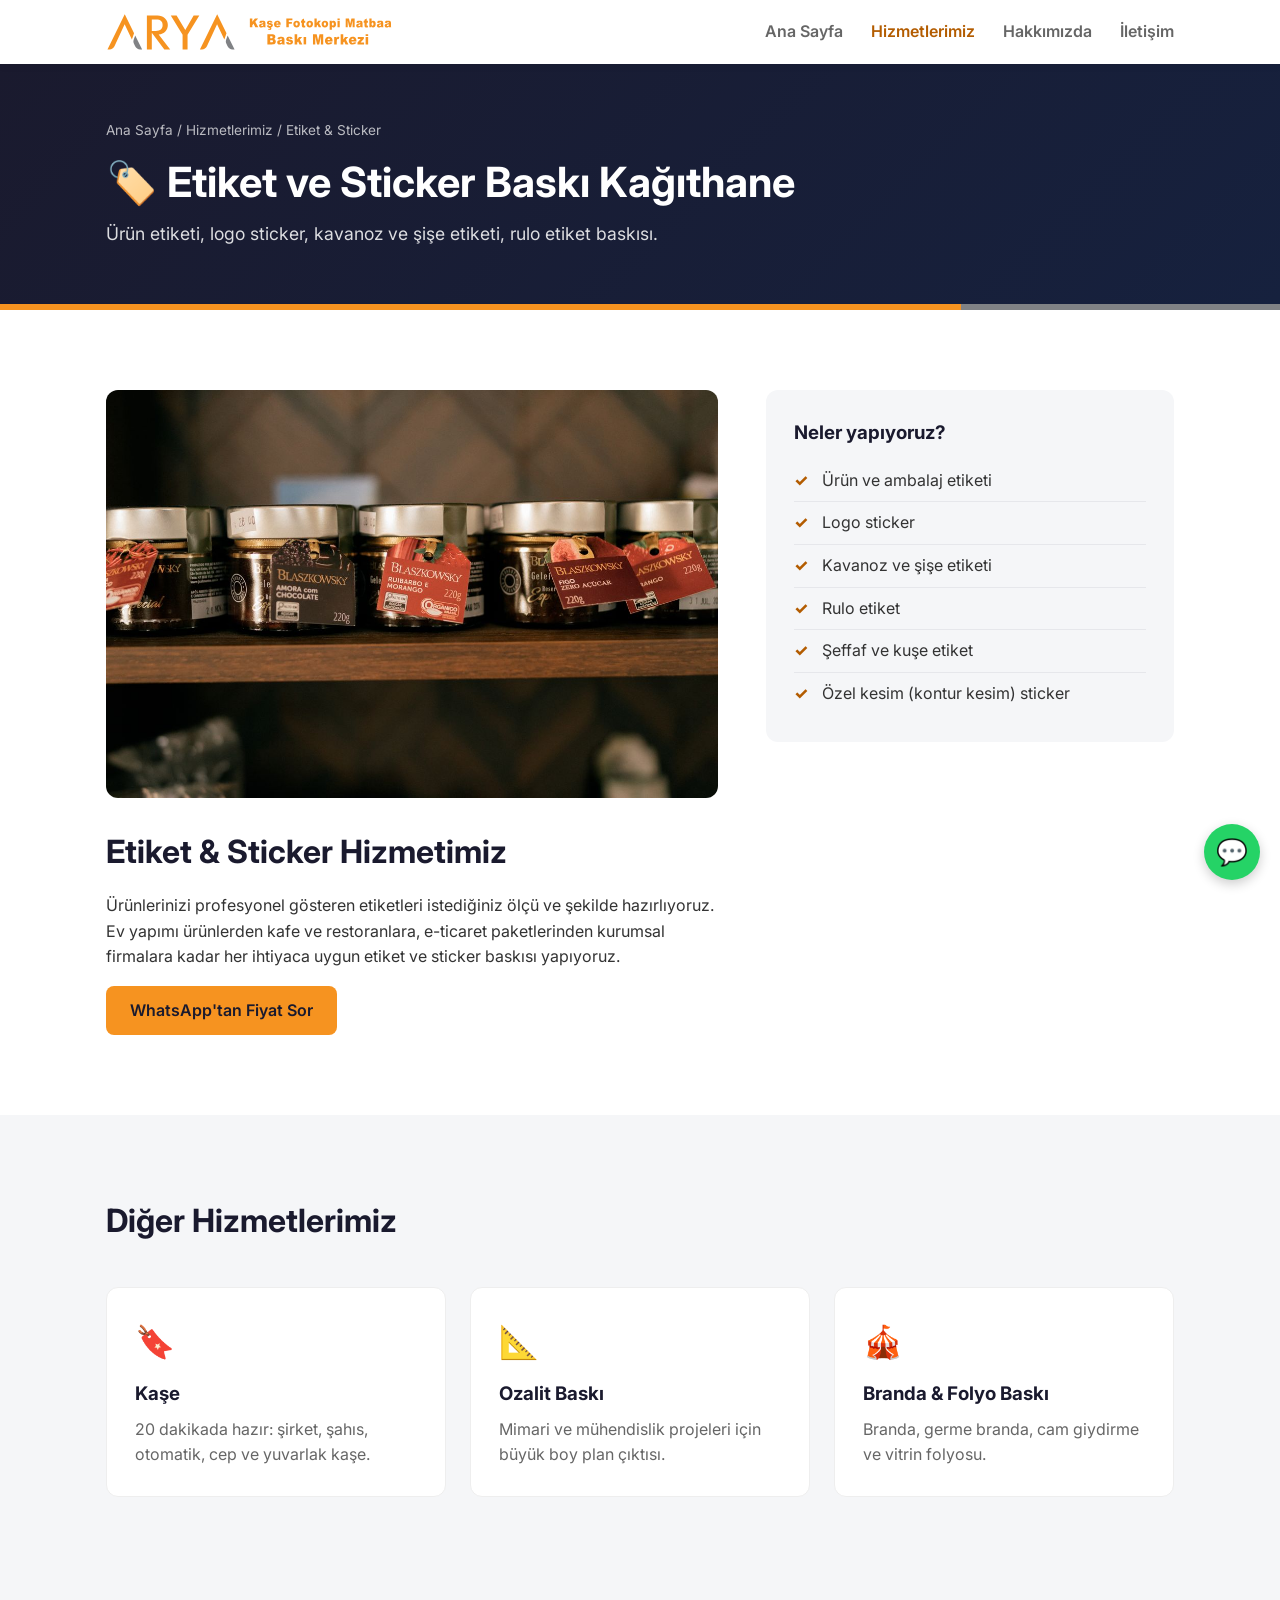
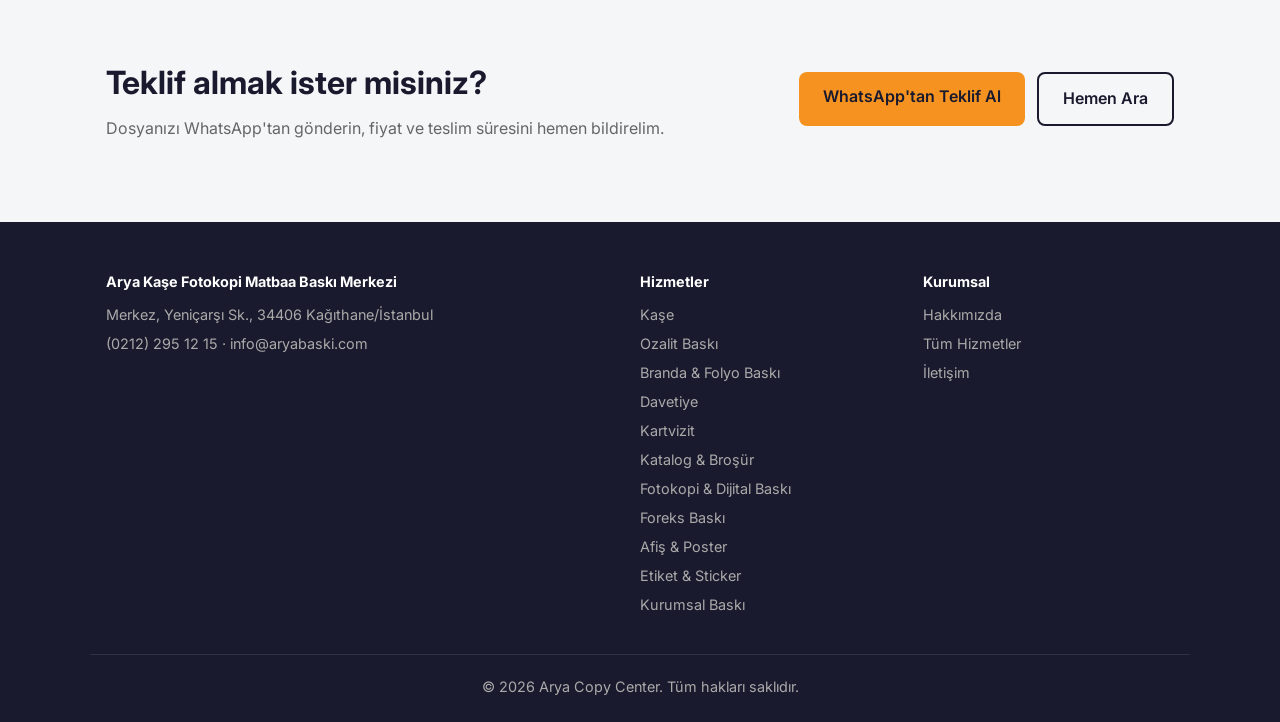
<file: etiket-sticker.html>
<!doctype html>
<html lang="tr">
<head>
  <meta charset="utf-8">
  <meta name="viewport" content="width=device-width, initial-scale=1">
  <title>Etiket ve Sticker Baskı Kağıthane | Arya Kaşe Fotokopi Matbaa Baskı Merkezi</title>
  <meta name="description" content="Ürün etiketi, logo sticker, kavanoz ve şişe etiketi, rulo etiket baskısı. ☎ 0212 295 12 15">
  <link rel="canonical" href="https://aryacopy.com/etiket-sticker">
  <meta property="og:type" content="website">
  <meta property="og:locale" content="tr_TR">
  <meta property="og:site_name" content="Arya Kaşe Fotokopi Matbaa Baskı Merkezi">
  <meta property="og:title" content="Etiket ve Sticker Baskı Kağıthane | Arya Kaşe Fotokopi Matbaa Baskı Merkezi">
  <meta property="og:description" content="Ürün etiketi, logo sticker, kavanoz ve şişe etiketi, rulo etiket baskısı. ☎ 0212 295 12 15">
  <meta property="og:url" content="https://aryacopy.com/etiket-sticker">
  <meta property="og:image" content="https://aryacopy.com/img/hizmet/etiket-sticker.jpg">
  <link rel="preconnect" href="https://fonts.googleapis.com">
  <link href="https://fonts.googleapis.com/css2?family=Inter:wght@400;600;800&display=swap" rel="stylesheet">
  <link rel="icon" href="/favicon.ico?v=2" sizes="48x48">
  <link rel="icon" href="/img/favicon.svg?v=2" type="image/svg+xml">
  <link rel="icon" href="/img/favicon-32.png?v=2" type="image/png" sizes="32x32">
  <link rel="icon" href="/img/favicon-192.png?v=2" type="image/png" sizes="192x192">
  <link rel="apple-touch-icon" href="/img/apple-touch-icon.png?v=2">
  <link rel="stylesheet" href="/style.css">
  <script type="application/ld+json">{"@context": "https://schema.org", "@type": "Service", "name": "Etiket ve Sticker Baskı Kağıthane", "serviceType": "Etiket & Sticker", "description": "Ürün etiketi, logo sticker, kavanoz ve şişe etiketi, rulo etiket baskısı.", "areaServed": "Kağıthane, İstanbul", "image": "https://aryacopy.com/img/hizmet/etiket-sticker.jpg", "provider": {"@type": "LocalBusiness", "name": "Arya Copy Center", "url": "https://aryacopy.com/", "telephone": "+90-212-295-12-15"}}</script>
  <script type="application/ld+json">{"@context": "https://schema.org", "@type": "BreadcrumbList", "itemListElement": [{"@type": "ListItem", "position": 1, "name": "Ana Sayfa", "item": "https://aryacopy.com/"}, {"@type": "ListItem", "position": 2, "name": "Hizmetlerimiz", "item": "https://aryacopy.com/hizmetler"}, {"@type": "ListItem", "position": 3, "name": "Etiket & Sticker", "item": "https://aryacopy.com/etiket-sticker"}]}</script>
</head>
<body>

  <header class="nav">
    <div class="container nav-inner">
      <a href="/" class="logo" aria-label="Arya Kaşe Fotokopi Matbaa Baskı Merkezi — Ana sayfa"><img class="logo-arya" src="/img/logo-arya.svg" alt="Arya" width="132" height="38"><img class="logo-yazi" src="/img/logo-yazi.svg" alt="Kaşe Fotokopi Matbaa Baskı Merkezi" width="148" height="32"></a>
      <nav>
        <a href="/">Ana Sayfa</a>
        <a href="/hizmetler" class="active">Hizmetlerimiz</a>
        <a href="/hakkimizda">Hakkımızda</a>
        <a href="/iletisim">İletişim</a>
      </nav>
    </div>
  </header>

  <section class="page-hero">
    <div class="container">
      <nav class="crumbs"><a href="/">Ana Sayfa</a> / <a href="/hizmetler">Hizmetlerimiz</a> / <span>Etiket & Sticker</span></nav>
      <h1>🏷️ Etiket ve Sticker Baskı Kağıthane</h1>
      <p>Ürün etiketi, logo sticker, kavanoz ve şişe etiketi, rulo etiket baskısı.</p>
    </div>
  </section>

  <section class="section">
    <div class="container detail">
      <div class="prose">
        <figure class="detail-fig"><img class="detail-img" src="/img/hizmet/etiket-sticker.jpg" alt="Etiket ve Sticker Baskı Kağıthane" width="1200" height="800"></figure>
        <h2>Etiket & Sticker Hizmetimiz</h2>
        <p>Ürünlerinizi profesyonel gösteren etiketleri istediğiniz ölçü ve şekilde hazırlıyoruz. Ev yapımı ürünlerden kafe ve restoranlara, e-ticaret paketlerinden kurumsal firmalara kadar her ihtiyaca uygun etiket ve sticker baskısı yapıyoruz.</p>
        <a class="btn btn-primary" href="https://wa.me/902122951215?text=Merhaba%2C%20baski%20icin%20teklif%20almak%20istiyorum." target="_blank" rel="noopener">WhatsApp'tan Fiyat Sor</a>
      </div>
      <div class="checklist">
        <h3>Neler yapıyoruz?</h3>
        <ul>
          <li>Ürün ve ambalaj etiketi</li>
          <li>Logo sticker</li>
          <li>Kavanoz ve şişe etiketi</li>
          <li>Rulo etiket</li>
          <li>Şeffaf ve kuşe etiket</li>
          <li>Özel kesim (kontur kesim) sticker</li>
        </ul>
      </div>
    </div>
  </section>

  <section class="section section-alt">
    <div class="container">
      <h2>Diğer Hizmetlerimiz</h2>
      <div class="grid">
        <a class="card card-link" href="/kase"><div class="icon">🔖</div><h3>Kaşe</h3><p>20 dakikada hazır: şirket, şahıs, otomatik, cep ve yuvarlak kaşe.</p></a>
        <a class="card card-link" href="/ozalit-baski"><div class="icon">📐</div><h3>Ozalit Baskı</h3><p>Mimari ve mühendislik projeleri için büyük boy plan çıktısı.</p></a>
        <a class="card card-link" href="/branda-folyo-baski"><div class="icon">🎪</div><h3>Branda & Folyo Baskı</h3><p>Branda, germe branda, cam giydirme ve vitrin folyosu.</p></a>
      </div>
    </div>
  </section>

  <section class="section cta">
    <div class="container cta-inner">
      <div>
        <h2>Teklif almak ister misiniz?</h2>
        <p>Dosyanızı WhatsApp'tan gönderin, fiyat ve teslim süresini hemen bildirelim.</p>
      </div>
      <div class="hero-buttons">
        <a class="btn btn-primary" href="https://wa.me/902122951215?text=Merhaba%2C%20baski%20icin%20teklif%20almak%20istiyorum." target="_blank" rel="noopener">WhatsApp'tan Teklif Al</a>
        <a class="btn btn-outline-dark" href="tel:+902122951215">Hemen Ara</a>
      </div>
    </div>
  </section>

  <footer class="footer">
    <div class="container footer-grid">
      <div>
        <strong>Arya Kaşe Fotokopi Matbaa Baskı Merkezi</strong>
        <p>Merkez, Yeniçarşı Sk., 34406 Kağıthane/İstanbul</p>
        <p><a href="tel:+902122951215">(0212) 295 12 15</a> · <a href="mailto:info@aryabaski.com">info@aryabaski.com</a></p>
      </div>
      <div>
        <strong>Hizmetler</strong>
        <ul>
          <li><a href="/kase">Kaşe</a></li>
          <li><a href="/ozalit-baski">Ozalit Baskı</a></li>
          <li><a href="/branda-folyo-baski">Branda & Folyo Baskı</a></li>
          <li><a href="/davetiye">Davetiye</a></li>
          <li><a href="/kartvizit">Kartvizit</a></li>
          <li><a href="/katalog-brosur">Katalog & Broşür</a></li>
          <li><a href="/fotokopi-dijital-baski">Fotokopi & Dijital Baskı</a></li>
          <li><a href="/foreks-baski">Foreks Baskı</a></li>
          <li><a href="/afis-poster">Afiş & Poster</a></li>
          <li><a href="/etiket-sticker">Etiket & Sticker</a></li>
          <li><a href="/kurumsal-baski">Kurumsal Baskı</a></li>
        </ul>
      </div>
      <div>
        <strong>Kurumsal</strong>
        <ul>
          <li><a href="/hakkimizda">Hakkımızda</a></li>
          <li><a href="/hizmetler">Tüm Hizmetler</a></li>
          <li><a href="/iletisim">İletişim</a></li>
        </ul>
      </div>
    </div>
    <div class="container footer-copy">© <span id="yil"></span> Arya Copy Center. Tüm hakları saklıdır.</div>
  </footer>

  <a class="wa-float" href="https://wa.me/902122951215" target="_blank" rel="noopener" aria-label="WhatsApp">💬</a>

  <script>document.getElementById('yil').textContent = new Date().getFullYear();</script>
</body>
</html>
</file>
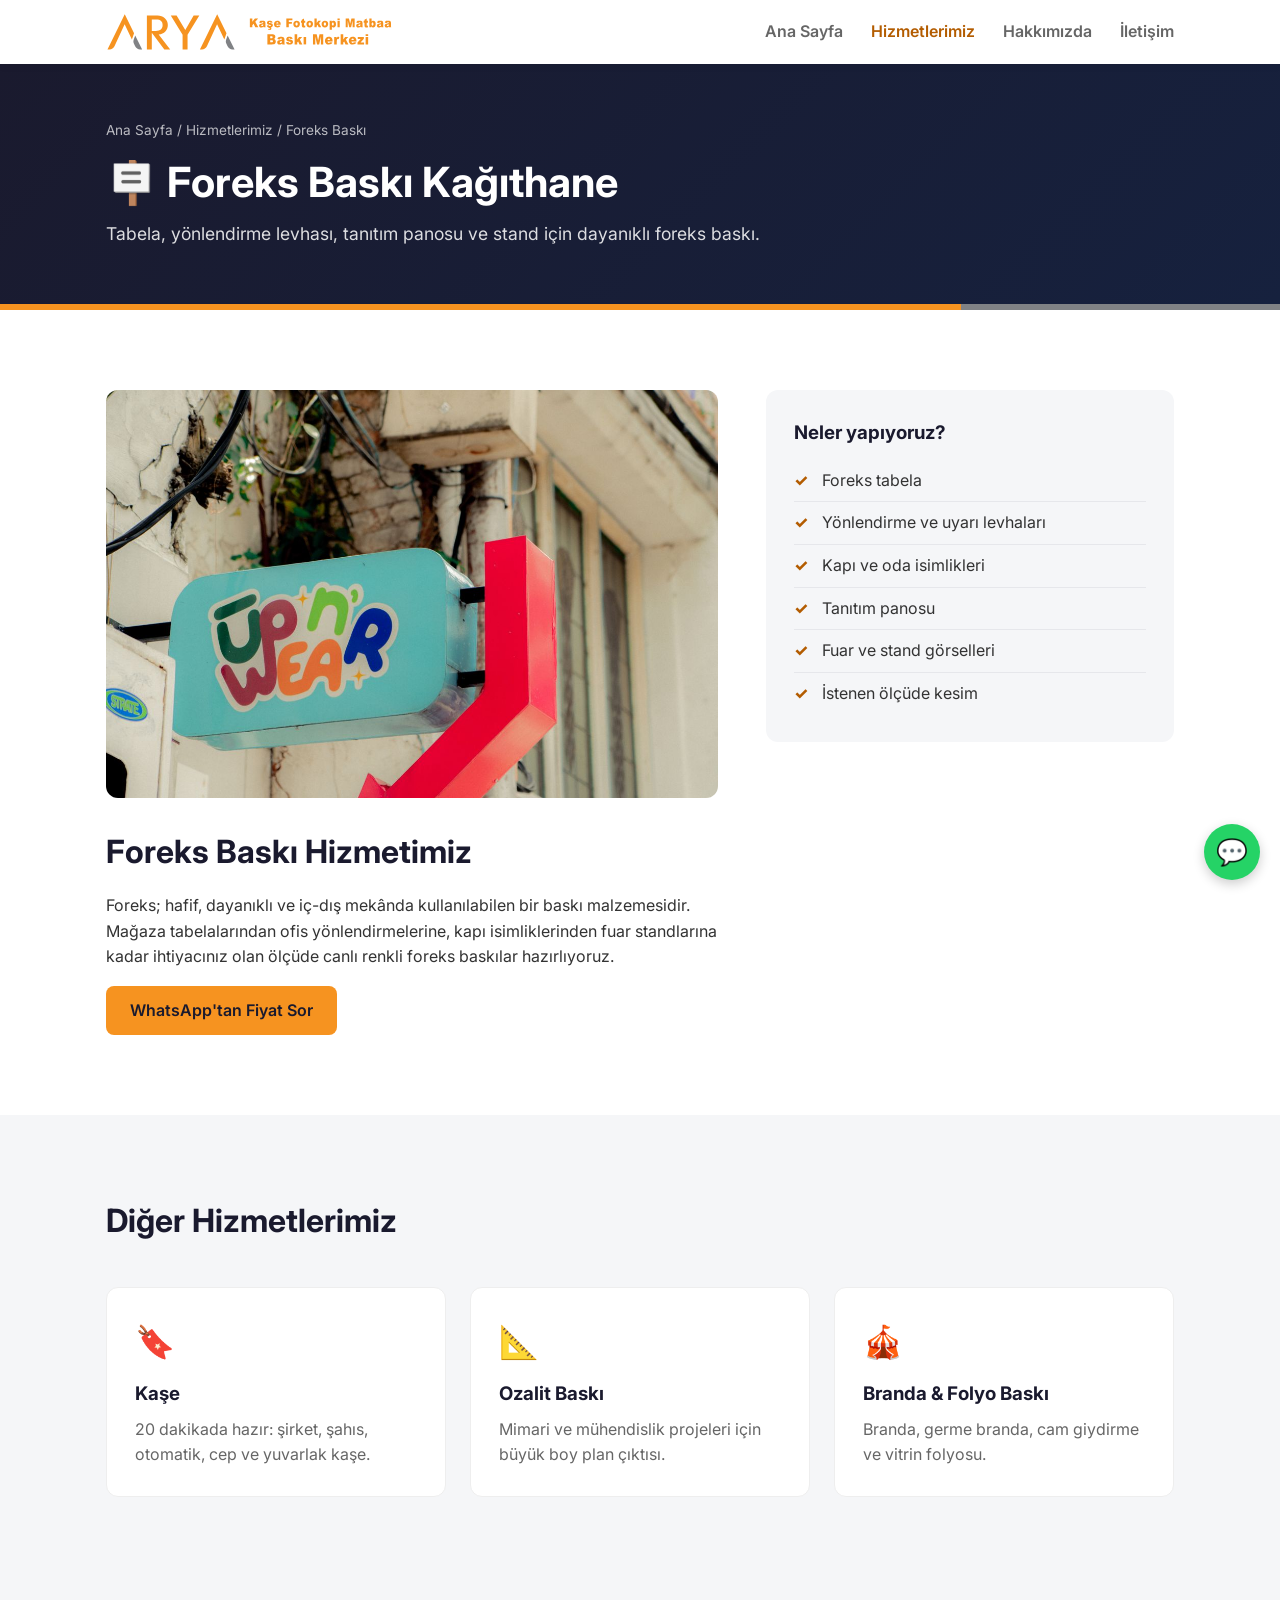
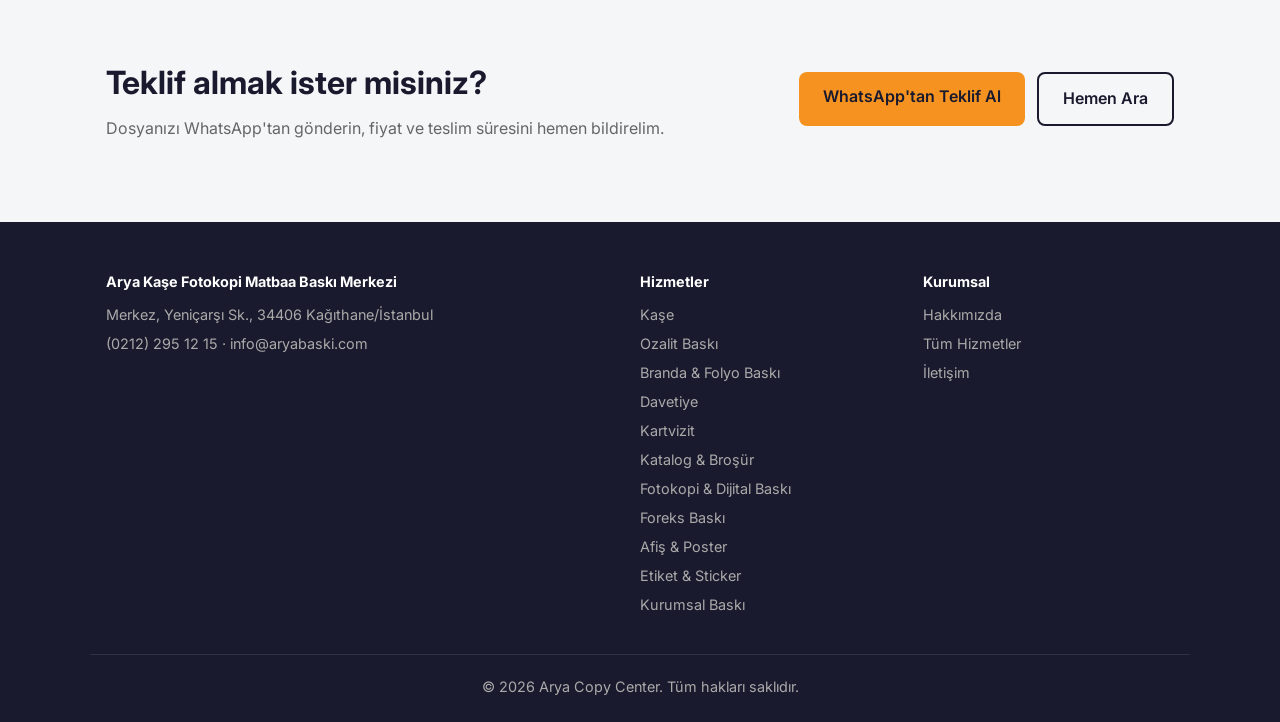
<file: foreks-baski.html>
<!doctype html>
<html lang="tr">
<head>
  <meta charset="utf-8">
  <meta name="viewport" content="width=device-width, initial-scale=1">
  <title>Foreks Baskı Kağıthane | Arya Kaşe Fotokopi Matbaa Baskı Merkezi</title>
  <meta name="description" content="Tabela, yönlendirme levhası, tanıtım panosu ve stand için dayanıklı foreks baskı. ☎ 0212 295 12 15">
  <link rel="canonical" href="https://aryacopy.com/foreks-baski">
  <meta property="og:type" content="website">
  <meta property="og:locale" content="tr_TR">
  <meta property="og:site_name" content="Arya Kaşe Fotokopi Matbaa Baskı Merkezi">
  <meta property="og:title" content="Foreks Baskı Kağıthane | Arya Kaşe Fotokopi Matbaa Baskı Merkezi">
  <meta property="og:description" content="Tabela, yönlendirme levhası, tanıtım panosu ve stand için dayanıklı foreks baskı. ☎ 0212 295 12 15">
  <meta property="og:url" content="https://aryacopy.com/foreks-baski">
  <meta property="og:image" content="https://aryacopy.com/img/hizmet/foreks-baski.jpg">
  <link rel="preconnect" href="https://fonts.googleapis.com">
  <link href="https://fonts.googleapis.com/css2?family=Inter:wght@400;600;800&display=swap" rel="stylesheet">
  <link rel="icon" href="/favicon.ico?v=2" sizes="48x48">
  <link rel="icon" href="/img/favicon.svg?v=2" type="image/svg+xml">
  <link rel="icon" href="/img/favicon-32.png?v=2" type="image/png" sizes="32x32">
  <link rel="icon" href="/img/favicon-192.png?v=2" type="image/png" sizes="192x192">
  <link rel="apple-touch-icon" href="/img/apple-touch-icon.png?v=2">
  <link rel="stylesheet" href="/style.css">
  <script type="application/ld+json">{"@context": "https://schema.org", "@type": "Service", "name": "Foreks Baskı Kağıthane", "serviceType": "Foreks Baskı", "description": "Tabela, yönlendirme levhası, tanıtım panosu ve stand için dayanıklı foreks baskı.", "areaServed": "Kağıthane, İstanbul", "image": "https://aryacopy.com/img/hizmet/foreks-baski.jpg", "provider": {"@type": "LocalBusiness", "name": "Arya Copy Center", "url": "https://aryacopy.com/", "telephone": "+90-212-295-12-15"}}</script>
  <script type="application/ld+json">{"@context": "https://schema.org", "@type": "BreadcrumbList", "itemListElement": [{"@type": "ListItem", "position": 1, "name": "Ana Sayfa", "item": "https://aryacopy.com/"}, {"@type": "ListItem", "position": 2, "name": "Hizmetlerimiz", "item": "https://aryacopy.com/hizmetler"}, {"@type": "ListItem", "position": 3, "name": "Foreks Baskı", "item": "https://aryacopy.com/foreks-baski"}]}</script>
</head>
<body>

  <header class="nav">
    <div class="container nav-inner">
      <a href="/" class="logo" aria-label="Arya Kaşe Fotokopi Matbaa Baskı Merkezi — Ana sayfa"><img class="logo-arya" src="/img/logo-arya.svg" alt="Arya" width="132" height="38"><img class="logo-yazi" src="/img/logo-yazi.svg" alt="Kaşe Fotokopi Matbaa Baskı Merkezi" width="148" height="32"></a>
      <nav>
        <a href="/">Ana Sayfa</a>
        <a href="/hizmetler" class="active">Hizmetlerimiz</a>
        <a href="/hakkimizda">Hakkımızda</a>
        <a href="/iletisim">İletişim</a>
      </nav>
    </div>
  </header>

  <section class="page-hero">
    <div class="container">
      <nav class="crumbs"><a href="/">Ana Sayfa</a> / <a href="/hizmetler">Hizmetlerimiz</a> / <span>Foreks Baskı</span></nav>
      <h1>🪧 Foreks Baskı Kağıthane</h1>
      <p>Tabela, yönlendirme levhası, tanıtım panosu ve stand için dayanıklı foreks baskı.</p>
    </div>
  </section>

  <section class="section">
    <div class="container detail">
      <div class="prose">
        <figure class="detail-fig"><img class="detail-img" src="/img/hizmet/foreks-baski.jpg" alt="Foreks Baskı Kağıthane" width="1200" height="800"></figure>
        <h2>Foreks Baskı Hizmetimiz</h2>
        <p>Foreks; hafif, dayanıklı ve iç-dış mekânda kullanılabilen bir baskı malzemesidir. Mağaza tabelalarından ofis yönlendirmelerine, kapı isimliklerinden fuar standlarına kadar ihtiyacınız olan ölçüde canlı renkli foreks baskılar hazırlıyoruz.</p>
        <a class="btn btn-primary" href="https://wa.me/902122951215?text=Merhaba%2C%20baski%20icin%20teklif%20almak%20istiyorum." target="_blank" rel="noopener">WhatsApp'tan Fiyat Sor</a>
      </div>
      <div class="checklist">
        <h3>Neler yapıyoruz?</h3>
        <ul>
          <li>Foreks tabela</li>
          <li>Yönlendirme ve uyarı levhaları</li>
          <li>Kapı ve oda isimlikleri</li>
          <li>Tanıtım panosu</li>
          <li>Fuar ve stand görselleri</li>
          <li>İstenen ölçüde kesim</li>
        </ul>
      </div>
    </div>
  </section>

  <section class="section section-alt">
    <div class="container">
      <h2>Diğer Hizmetlerimiz</h2>
      <div class="grid">
        <a class="card card-link" href="/kase"><div class="icon">🔖</div><h3>Kaşe</h3><p>20 dakikada hazır: şirket, şahıs, otomatik, cep ve yuvarlak kaşe.</p></a>
        <a class="card card-link" href="/ozalit-baski"><div class="icon">📐</div><h3>Ozalit Baskı</h3><p>Mimari ve mühendislik projeleri için büyük boy plan çıktısı.</p></a>
        <a class="card card-link" href="/branda-folyo-baski"><div class="icon">🎪</div><h3>Branda & Folyo Baskı</h3><p>Branda, germe branda, cam giydirme ve vitrin folyosu.</p></a>
      </div>
    </div>
  </section>

  <section class="section cta">
    <div class="container cta-inner">
      <div>
        <h2>Teklif almak ister misiniz?</h2>
        <p>Dosyanızı WhatsApp'tan gönderin, fiyat ve teslim süresini hemen bildirelim.</p>
      </div>
      <div class="hero-buttons">
        <a class="btn btn-primary" href="https://wa.me/902122951215?text=Merhaba%2C%20baski%20icin%20teklif%20almak%20istiyorum." target="_blank" rel="noopener">WhatsApp'tan Teklif Al</a>
        <a class="btn btn-outline-dark" href="tel:+902122951215">Hemen Ara</a>
      </div>
    </div>
  </section>

  <footer class="footer">
    <div class="container footer-grid">
      <div>
        <strong>Arya Kaşe Fotokopi Matbaa Baskı Merkezi</strong>
        <p>Merkez, Yeniçarşı Sk., 34406 Kağıthane/İstanbul</p>
        <p><a href="tel:+902122951215">(0212) 295 12 15</a> · <a href="mailto:info@aryabaski.com">info@aryabaski.com</a></p>
      </div>
      <div>
        <strong>Hizmetler</strong>
        <ul>
          <li><a href="/kase">Kaşe</a></li>
          <li><a href="/ozalit-baski">Ozalit Baskı</a></li>
          <li><a href="/branda-folyo-baski">Branda & Folyo Baskı</a></li>
          <li><a href="/davetiye">Davetiye</a></li>
          <li><a href="/kartvizit">Kartvizit</a></li>
          <li><a href="/katalog-brosur">Katalog & Broşür</a></li>
          <li><a href="/fotokopi-dijital-baski">Fotokopi & Dijital Baskı</a></li>
          <li><a href="/foreks-baski">Foreks Baskı</a></li>
          <li><a href="/afis-poster">Afiş & Poster</a></li>
          <li><a href="/etiket-sticker">Etiket & Sticker</a></li>
          <li><a href="/kurumsal-baski">Kurumsal Baskı</a></li>
        </ul>
      </div>
      <div>
        <strong>Kurumsal</strong>
        <ul>
          <li><a href="/hakkimizda">Hakkımızda</a></li>
          <li><a href="/hizmetler">Tüm Hizmetler</a></li>
          <li><a href="/iletisim">İletişim</a></li>
        </ul>
      </div>
    </div>
    <div class="container footer-copy">© <span id="yil"></span> Arya Copy Center. Tüm hakları saklıdır.</div>
  </footer>

  <a class="wa-float" href="https://wa.me/902122951215" target="_blank" rel="noopener" aria-label="WhatsApp">💬</a>

  <script>document.getElementById('yil').textContent = new Date().getFullYear();</script>
</body>
</html>
</file>
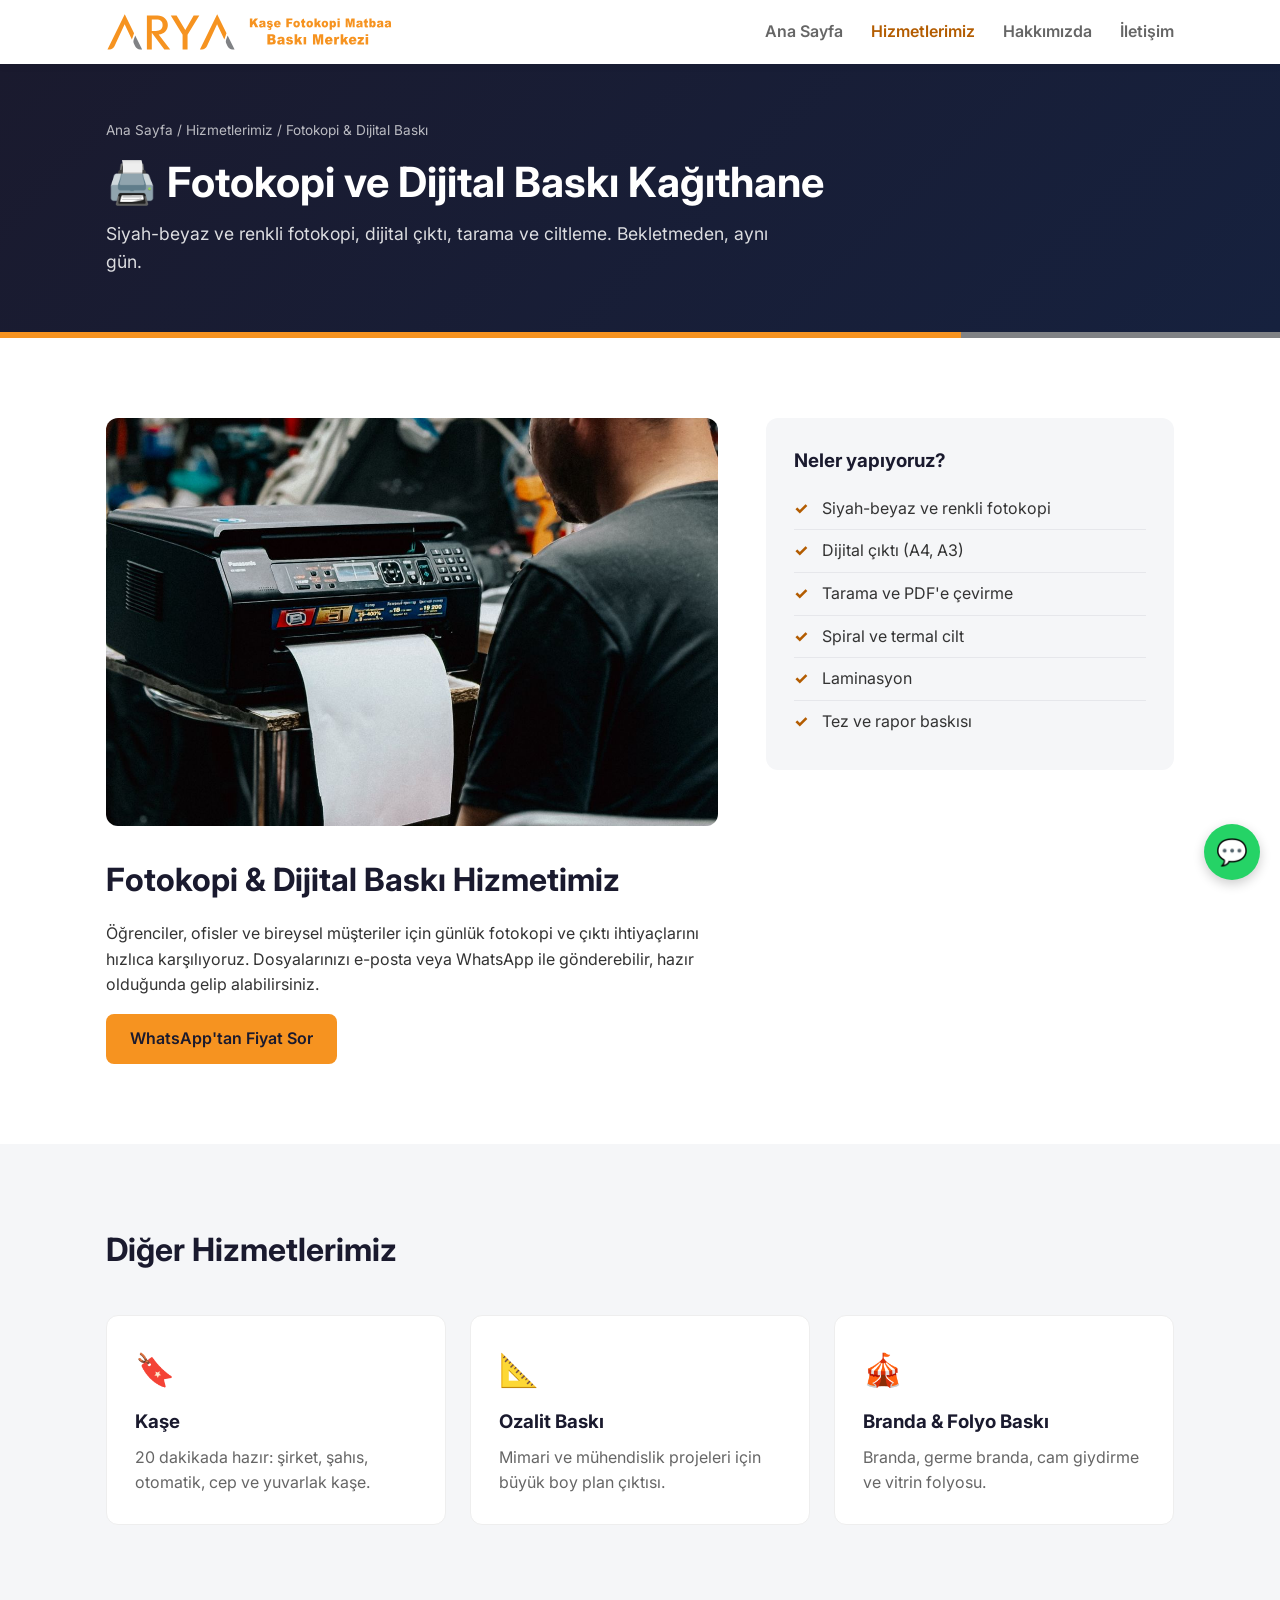
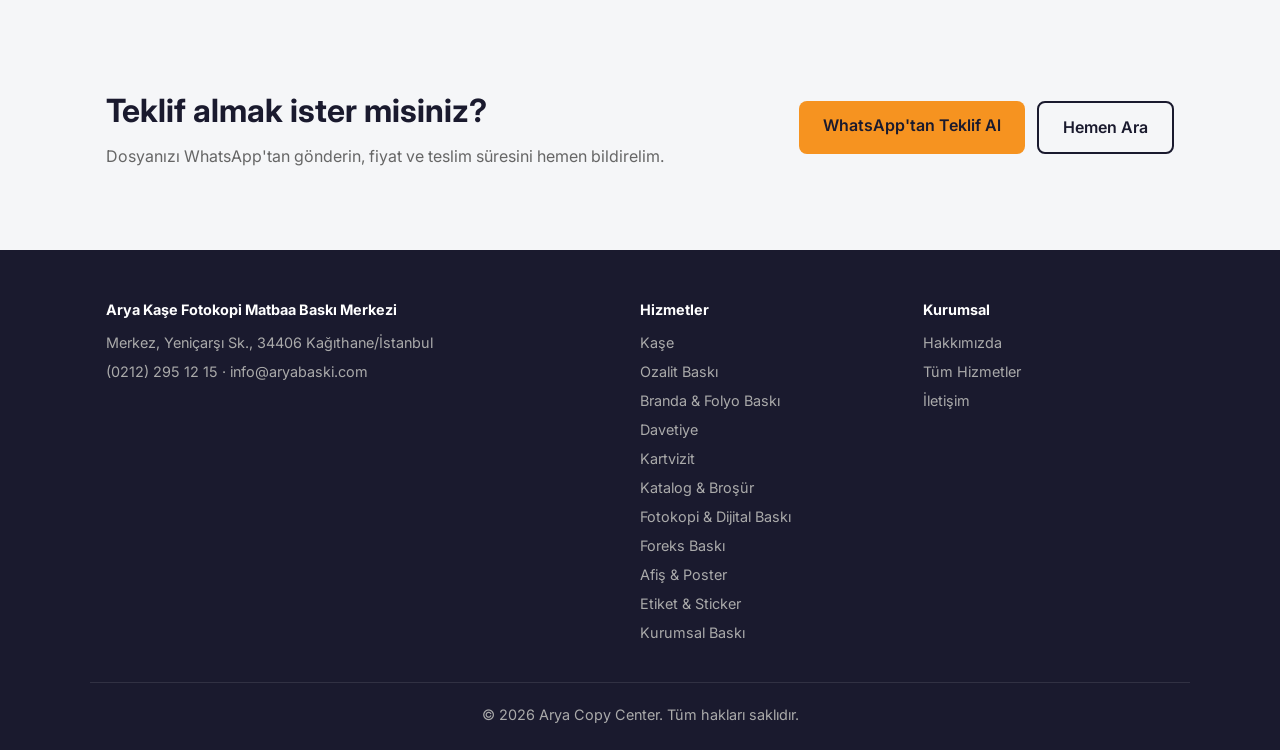
<file: fotokopi-dijital-baski.html>
<!doctype html>
<html lang="tr">
<head>
  <meta charset="utf-8">
  <meta name="viewport" content="width=device-width, initial-scale=1">
  <title>Fotokopi ve Dijital Baskı Kağıthane | Arya Kaşe Fotokopi Matbaa Baskı Merkezi</title>
  <meta name="description" content="Siyah-beyaz ve renkli fotokopi, dijital çıktı, tarama ve ciltleme. Bekletmeden, aynı gün. ☎ 0212 295 12 15">
  <link rel="canonical" href="https://aryacopy.com/fotokopi-dijital-baski">
  <meta property="og:type" content="website">
  <meta property="og:locale" content="tr_TR">
  <meta property="og:site_name" content="Arya Kaşe Fotokopi Matbaa Baskı Merkezi">
  <meta property="og:title" content="Fotokopi ve Dijital Baskı Kağıthane | Arya Kaşe Fotokopi Matbaa Baskı Merkezi">
  <meta property="og:description" content="Siyah-beyaz ve renkli fotokopi, dijital çıktı, tarama ve ciltleme. Bekletmeden, aynı gün. ☎ 0212 295 12 15">
  <meta property="og:url" content="https://aryacopy.com/fotokopi-dijital-baski">
  <meta property="og:image" content="https://aryacopy.com/img/hizmet/fotokopi-dijital-baski.jpg">
  <link rel="preconnect" href="https://fonts.googleapis.com">
  <link href="https://fonts.googleapis.com/css2?family=Inter:wght@400;600;800&display=swap" rel="stylesheet">
  <link rel="icon" href="/favicon.ico?v=2" sizes="48x48">
  <link rel="icon" href="/img/favicon.svg?v=2" type="image/svg+xml">
  <link rel="icon" href="/img/favicon-32.png?v=2" type="image/png" sizes="32x32">
  <link rel="icon" href="/img/favicon-192.png?v=2" type="image/png" sizes="192x192">
  <link rel="apple-touch-icon" href="/img/apple-touch-icon.png?v=2">
  <link rel="stylesheet" href="/style.css">
  <script type="application/ld+json">{"@context": "https://schema.org", "@type": "Service", "name": "Fotokopi ve Dijital Baskı Kağıthane", "serviceType": "Fotokopi & Dijital Baskı", "description": "Siyah-beyaz ve renkli fotokopi, dijital çıktı, tarama ve ciltleme. Bekletmeden, aynı gün.", "areaServed": "Kağıthane, İstanbul", "image": "https://aryacopy.com/img/hizmet/fotokopi-dijital-baski.jpg", "provider": {"@type": "LocalBusiness", "name": "Arya Copy Center", "url": "https://aryacopy.com/", "telephone": "+90-212-295-12-15"}}</script>
  <script type="application/ld+json">{"@context": "https://schema.org", "@type": "BreadcrumbList", "itemListElement": [{"@type": "ListItem", "position": 1, "name": "Ana Sayfa", "item": "https://aryacopy.com/"}, {"@type": "ListItem", "position": 2, "name": "Hizmetlerimiz", "item": "https://aryacopy.com/hizmetler"}, {"@type": "ListItem", "position": 3, "name": "Fotokopi & Dijital Baskı", "item": "https://aryacopy.com/fotokopi-dijital-baski"}]}</script>
</head>
<body>

  <header class="nav">
    <div class="container nav-inner">
      <a href="/" class="logo" aria-label="Arya Kaşe Fotokopi Matbaa Baskı Merkezi — Ana sayfa"><img class="logo-arya" src="/img/logo-arya.svg" alt="Arya" width="132" height="38"><img class="logo-yazi" src="/img/logo-yazi.svg" alt="Kaşe Fotokopi Matbaa Baskı Merkezi" width="148" height="32"></a>
      <nav>
        <a href="/">Ana Sayfa</a>
        <a href="/hizmetler" class="active">Hizmetlerimiz</a>
        <a href="/hakkimizda">Hakkımızda</a>
        <a href="/iletisim">İletişim</a>
      </nav>
    </div>
  </header>

  <section class="page-hero">
    <div class="container">
      <nav class="crumbs"><a href="/">Ana Sayfa</a> / <a href="/hizmetler">Hizmetlerimiz</a> / <span>Fotokopi & Dijital Baskı</span></nav>
      <h1>🖨️ Fotokopi ve Dijital Baskı Kağıthane</h1>
      <p>Siyah-beyaz ve renkli fotokopi, dijital çıktı, tarama ve ciltleme. Bekletmeden, aynı gün.</p>
    </div>
  </section>

  <section class="section">
    <div class="container detail">
      <div class="prose">
        <figure class="detail-fig"><img class="detail-img" src="/img/hizmet/fotokopi-dijital-baski.jpg" alt="Fotokopi ve Dijital Baskı Kağıthane" width="1200" height="800"></figure>
        <h2>Fotokopi & Dijital Baskı Hizmetimiz</h2>
        <p>Öğrenciler, ofisler ve bireysel müşteriler için günlük fotokopi ve çıktı ihtiyaçlarını hızlıca karşılıyoruz. Dosyalarınızı e-posta veya WhatsApp ile gönderebilir, hazır olduğunda gelip alabilirsiniz.</p>
        <a class="btn btn-primary" href="https://wa.me/902122951215?text=Merhaba%2C%20baski%20icin%20teklif%20almak%20istiyorum." target="_blank" rel="noopener">WhatsApp'tan Fiyat Sor</a>
      </div>
      <div class="checklist">
        <h3>Neler yapıyoruz?</h3>
        <ul>
          <li>Siyah-beyaz ve renkli fotokopi</li>
          <li>Dijital çıktı (A4, A3)</li>
          <li>Tarama ve PDF'e çevirme</li>
          <li>Spiral ve termal cilt</li>
          <li>Laminasyon</li>
          <li>Tez ve rapor baskısı</li>
        </ul>
      </div>
    </div>
  </section>

  <section class="section section-alt">
    <div class="container">
      <h2>Diğer Hizmetlerimiz</h2>
      <div class="grid">
        <a class="card card-link" href="/kase"><div class="icon">🔖</div><h3>Kaşe</h3><p>20 dakikada hazır: şirket, şahıs, otomatik, cep ve yuvarlak kaşe.</p></a>
        <a class="card card-link" href="/ozalit-baski"><div class="icon">📐</div><h3>Ozalit Baskı</h3><p>Mimari ve mühendislik projeleri için büyük boy plan çıktısı.</p></a>
        <a class="card card-link" href="/branda-folyo-baski"><div class="icon">🎪</div><h3>Branda & Folyo Baskı</h3><p>Branda, germe branda, cam giydirme ve vitrin folyosu.</p></a>
      </div>
    </div>
  </section>

  <section class="section cta">
    <div class="container cta-inner">
      <div>
        <h2>Teklif almak ister misiniz?</h2>
        <p>Dosyanızı WhatsApp'tan gönderin, fiyat ve teslim süresini hemen bildirelim.</p>
      </div>
      <div class="hero-buttons">
        <a class="btn btn-primary" href="https://wa.me/902122951215?text=Merhaba%2C%20baski%20icin%20teklif%20almak%20istiyorum." target="_blank" rel="noopener">WhatsApp'tan Teklif Al</a>
        <a class="btn btn-outline-dark" href="tel:+902122951215">Hemen Ara</a>
      </div>
    </div>
  </section>

  <footer class="footer">
    <div class="container footer-grid">
      <div>
        <strong>Arya Kaşe Fotokopi Matbaa Baskı Merkezi</strong>
        <p>Merkez, Yeniçarşı Sk., 34406 Kağıthane/İstanbul</p>
        <p><a href="tel:+902122951215">(0212) 295 12 15</a> · <a href="mailto:info@aryabaski.com">info@aryabaski.com</a></p>
      </div>
      <div>
        <strong>Hizmetler</strong>
        <ul>
          <li><a href="/kase">Kaşe</a></li>
          <li><a href="/ozalit-baski">Ozalit Baskı</a></li>
          <li><a href="/branda-folyo-baski">Branda & Folyo Baskı</a></li>
          <li><a href="/davetiye">Davetiye</a></li>
          <li><a href="/kartvizit">Kartvizit</a></li>
          <li><a href="/katalog-brosur">Katalog & Broşür</a></li>
          <li><a href="/fotokopi-dijital-baski">Fotokopi & Dijital Baskı</a></li>
          <li><a href="/foreks-baski">Foreks Baskı</a></li>
          <li><a href="/afis-poster">Afiş & Poster</a></li>
          <li><a href="/etiket-sticker">Etiket & Sticker</a></li>
          <li><a href="/kurumsal-baski">Kurumsal Baskı</a></li>
        </ul>
      </div>
      <div>
        <strong>Kurumsal</strong>
        <ul>
          <li><a href="/hakkimizda">Hakkımızda</a></li>
          <li><a href="/hizmetler">Tüm Hizmetler</a></li>
          <li><a href="/iletisim">İletişim</a></li>
        </ul>
      </div>
    </div>
    <div class="container footer-copy">© <span id="yil"></span> Arya Copy Center. Tüm hakları saklıdır.</div>
  </footer>

  <a class="wa-float" href="https://wa.me/902122951215" target="_blank" rel="noopener" aria-label="WhatsApp">💬</a>

  <script>document.getElementById('yil').textContent = new Date().getFullYear();</script>
</body>
</html>
</file>
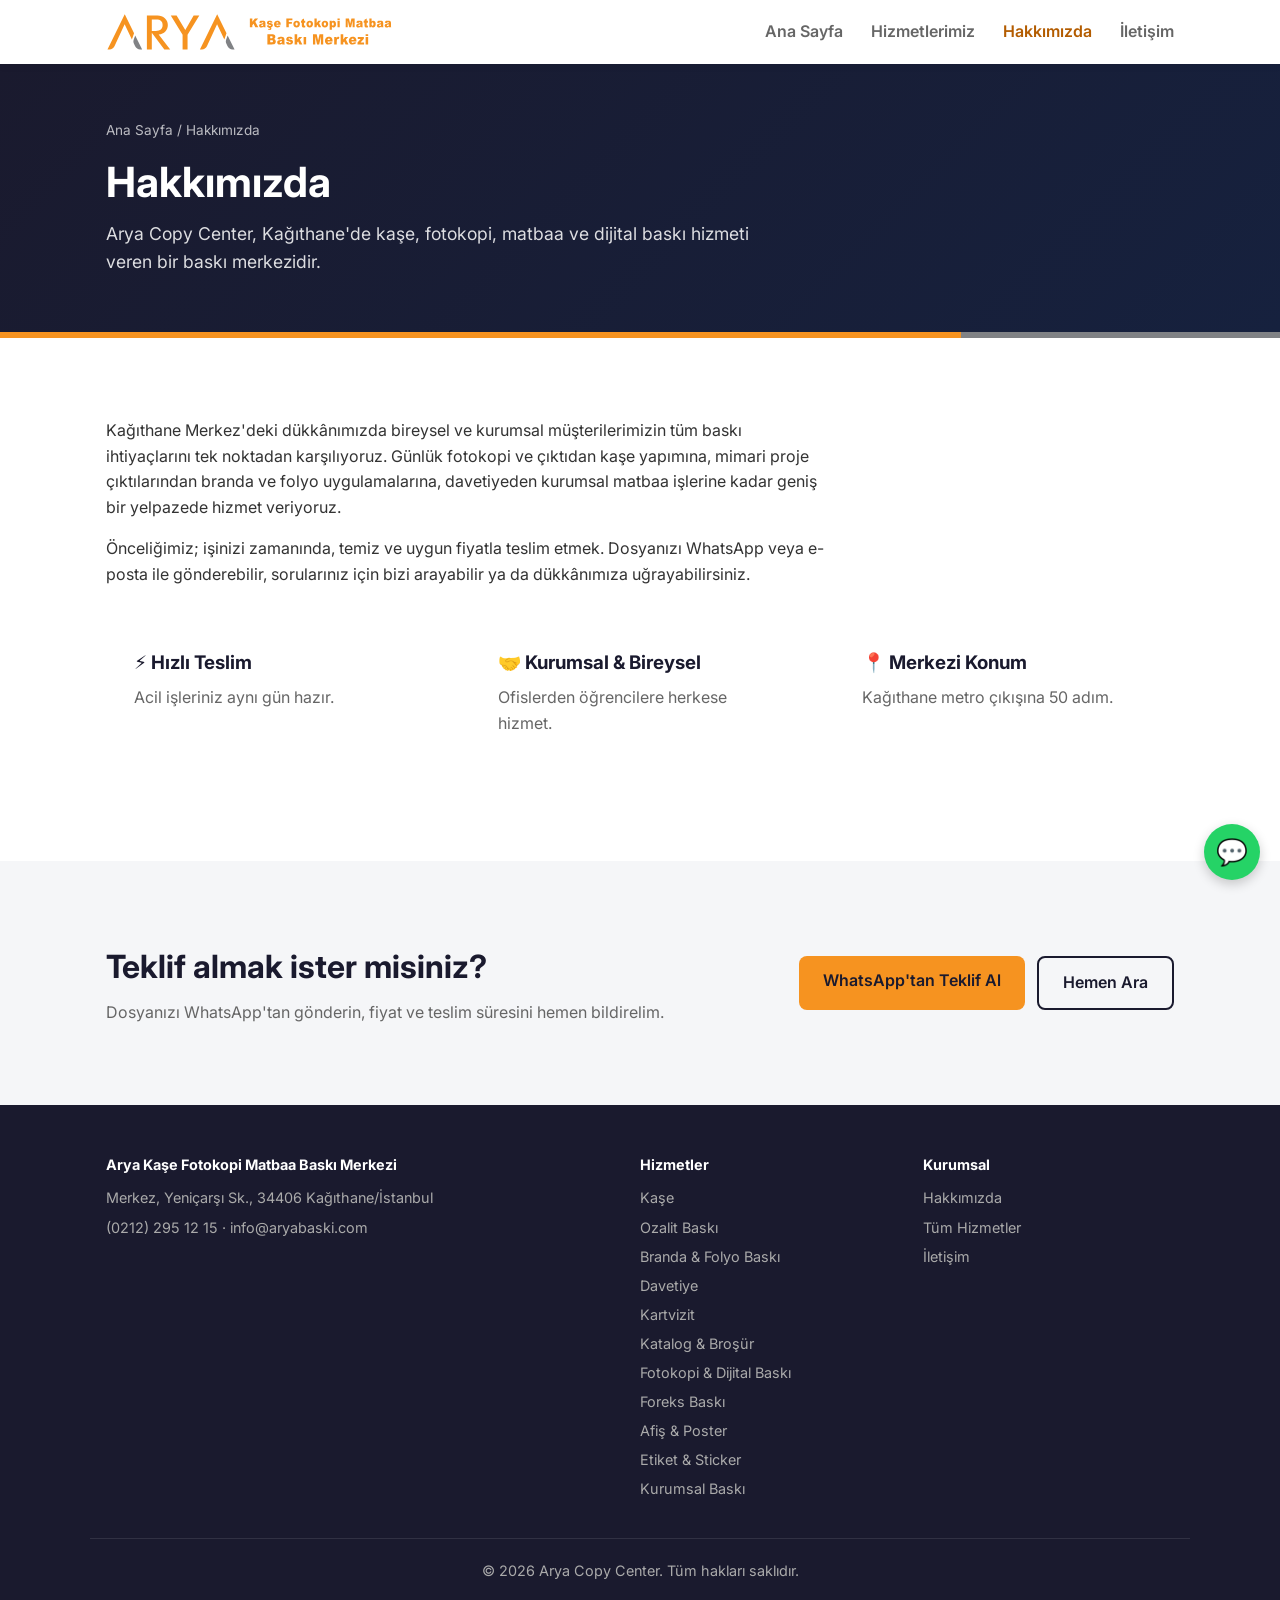
<file: hakkimizda.html>
<!doctype html>
<html lang="tr">
<head>
  <meta charset="utf-8">
  <meta name="viewport" content="width=device-width, initial-scale=1">
  <title>Hakkımızda | Arya Kaşe Fotokopi Matbaa Baskı Merkezi</title>
  <meta name="description" content="Arya Copy Center: Kağıthane Merkez'de kaşe, fotokopi, ozalit, matbaa ve dijital baskı hizmetleri. Bireysel ve kurumsal müşterilere hızlı ve uygun fiyatlı baskı.">
  <link rel="canonical" href="https://aryacopy.com/hakkimizda">
  <meta property="og:type" content="website">
  <meta property="og:locale" content="tr_TR">
  <meta property="og:site_name" content="Arya Kaşe Fotokopi Matbaa Baskı Merkezi">
  <meta property="og:title" content="Hakkımızda | Arya Kaşe Fotokopi Matbaa Baskı Merkezi">
  <meta property="og:description" content="Arya Copy Center: Kağıthane Merkez'de kaşe, fotokopi, ozalit, matbaa ve dijital baskı hizmetleri. Bireysel ve kurumsal müşterilere hızlı ve uygun fiyatlı baskı.">
  <meta property="og:url" content="https://aryacopy.com/hakkimizda">
  <meta property="og:image" content="https://aryacopy.com/img/hero-dijital.jpg">
  <link rel="preconnect" href="https://fonts.googleapis.com">
  <link href="https://fonts.googleapis.com/css2?family=Inter:wght@400;600;800&display=swap" rel="stylesheet">
  <link rel="icon" href="/favicon.ico?v=2" sizes="48x48">
  <link rel="icon" href="/img/favicon.svg?v=2" type="image/svg+xml">
  <link rel="icon" href="/img/favicon-32.png?v=2" type="image/png" sizes="32x32">
  <link rel="icon" href="/img/favicon-192.png?v=2" type="image/png" sizes="192x192">
  <link rel="apple-touch-icon" href="/img/apple-touch-icon.png?v=2">
  <link rel="stylesheet" href="/style.css">
  <script type="application/ld+json">{"@context": "https://schema.org", "@type": "BreadcrumbList", "itemListElement": [{"@type": "ListItem", "position": 1, "name": "Ana Sayfa", "item": "https://aryacopy.com/"}, {"@type": "ListItem", "position": 2, "name": "Hakkımızda", "item": "https://aryacopy.com/hakkimizda"}]}</script>
</head>
<body>

  <header class="nav">
    <div class="container nav-inner">
      <a href="/" class="logo" aria-label="Arya Kaşe Fotokopi Matbaa Baskı Merkezi — Ana sayfa"><img class="logo-arya" src="/img/logo-arya.svg" alt="Arya" width="132" height="38"><img class="logo-yazi" src="/img/logo-yazi.svg" alt="Kaşe Fotokopi Matbaa Baskı Merkezi" width="148" height="32"></a>
      <nav>
        <a href="/">Ana Sayfa</a>
        <a href="/hizmetler">Hizmetlerimiz</a>
        <a href="/hakkimizda" class="active">Hakkımızda</a>
        <a href="/iletisim">İletişim</a>
      </nav>
    </div>
  </header>

  <section class="page-hero">
    <div class="container">
      <nav class="crumbs"><a href="/">Ana Sayfa</a> / <span>Hakkımızda</span></nav>
      <h1>Hakkımızda</h1>
      <p>Arya Copy Center, Kağıthane'de kaşe, fotokopi, matbaa ve dijital baskı hizmeti veren bir baskı merkezidir.</p>
    </div>
  </section>

  <section class="section">
    <div class="container prose">
      <p>Kağıthane Merkez'deki dükkânımızda bireysel ve kurumsal müşterilerimizin tüm baskı ihtiyaçlarını tek noktadan karşılıyoruz. Günlük fotokopi ve çıktıdan kaşe yapımına, mimari proje çıktılarından branda ve folyo uygulamalarına, davetiyeden kurumsal matbaa işlerine kadar geniş bir yelpazede hizmet veriyoruz.</p>
      <p>Önceliğimiz; işinizi zamanında, temiz ve uygun fiyatla teslim etmek. Dosyanızı WhatsApp veya e-posta ile gönderebilir, sorularınız için bizi arayabilir ya da dükkânımıza uğrayabilirsiniz.</p>
      <div class="grid grid-3">
        <div class="feature"><h3>⚡ Hızlı Teslim</h3><p>Acil işleriniz aynı gün hazır.</p></div>
        <div class="feature"><h3>🤝 Kurumsal & Bireysel</h3><p>Ofislerden öğrencilere herkese hizmet.</p></div>
        <div class="feature"><h3>📍 Merkezi Konum</h3><p>Kağıthane metro çıkışına 50 adım.</p></div>
      </div>
    </div>
  </section>

  <section class="section cta">
    <div class="container cta-inner">
      <div>
        <h2>Teklif almak ister misiniz?</h2>
        <p>Dosyanızı WhatsApp'tan gönderin, fiyat ve teslim süresini hemen bildirelim.</p>
      </div>
      <div class="hero-buttons">
        <a class="btn btn-primary" href="https://wa.me/902122951215?text=Merhaba%2C%20baski%20icin%20teklif%20almak%20istiyorum." target="_blank" rel="noopener">WhatsApp'tan Teklif Al</a>
        <a class="btn btn-outline-dark" href="tel:+902122951215">Hemen Ara</a>
      </div>
    </div>
  </section>

  <footer class="footer">
    <div class="container footer-grid">
      <div>
        <strong>Arya Kaşe Fotokopi Matbaa Baskı Merkezi</strong>
        <p>Merkez, Yeniçarşı Sk., 34406 Kağıthane/İstanbul</p>
        <p><a href="tel:+902122951215">(0212) 295 12 15</a> · <a href="mailto:info@aryabaski.com">info@aryabaski.com</a></p>
      </div>
      <div>
        <strong>Hizmetler</strong>
        <ul>
          <li><a href="/kase">Kaşe</a></li>
          <li><a href="/ozalit-baski">Ozalit Baskı</a></li>
          <li><a href="/branda-folyo-baski">Branda & Folyo Baskı</a></li>
          <li><a href="/davetiye">Davetiye</a></li>
          <li><a href="/kartvizit">Kartvizit</a></li>
          <li><a href="/katalog-brosur">Katalog & Broşür</a></li>
          <li><a href="/fotokopi-dijital-baski">Fotokopi & Dijital Baskı</a></li>
          <li><a href="/foreks-baski">Foreks Baskı</a></li>
          <li><a href="/afis-poster">Afiş & Poster</a></li>
          <li><a href="/etiket-sticker">Etiket & Sticker</a></li>
          <li><a href="/kurumsal-baski">Kurumsal Baskı</a></li>
        </ul>
      </div>
      <div>
        <strong>Kurumsal</strong>
        <ul>
          <li><a href="/hakkimizda">Hakkımızda</a></li>
          <li><a href="/hizmetler">Tüm Hizmetler</a></li>
          <li><a href="/iletisim">İletişim</a></li>
        </ul>
      </div>
    </div>
    <div class="container footer-copy">© <span id="yil"></span> Arya Copy Center. Tüm hakları saklıdır.</div>
  </footer>

  <a class="wa-float" href="https://wa.me/902122951215" target="_blank" rel="noopener" aria-label="WhatsApp">💬</a>

  <script>document.getElementById('yil').textContent = new Date().getFullYear();</script>
</body>
</html>
</file>
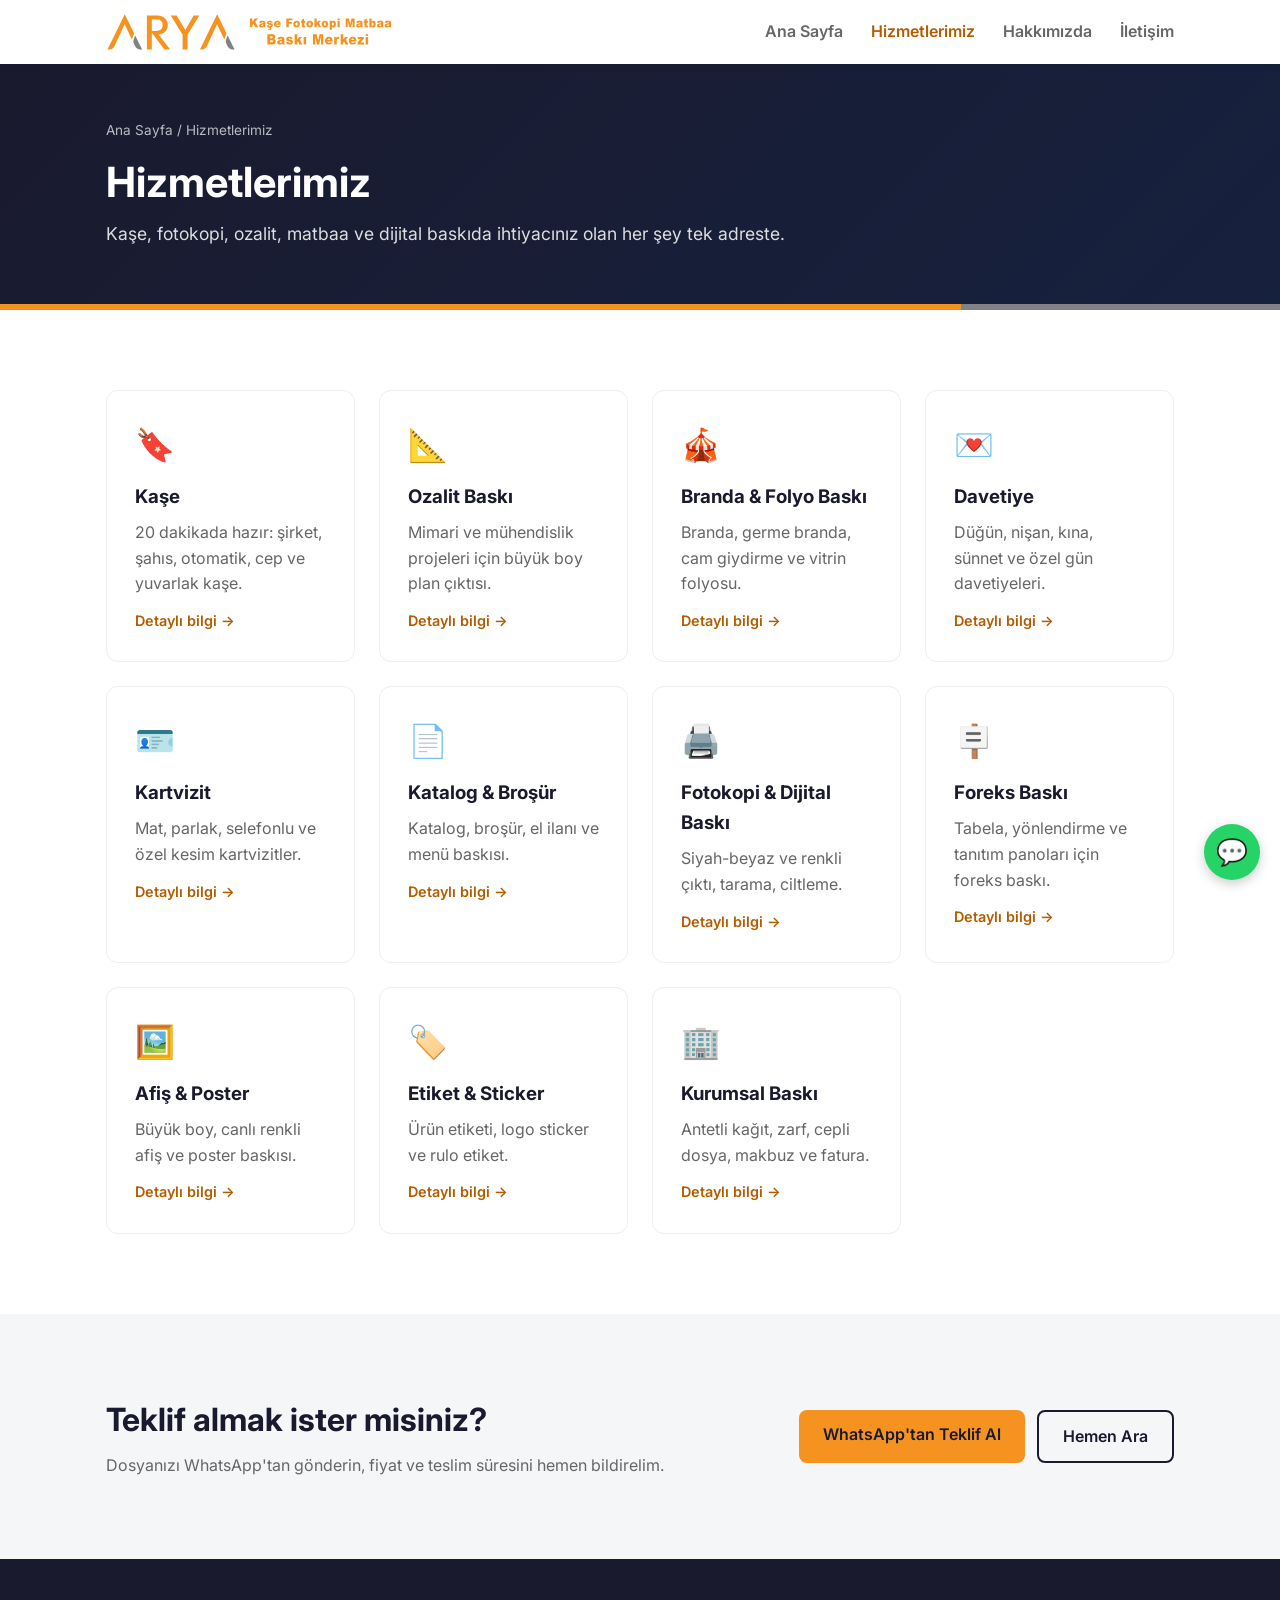
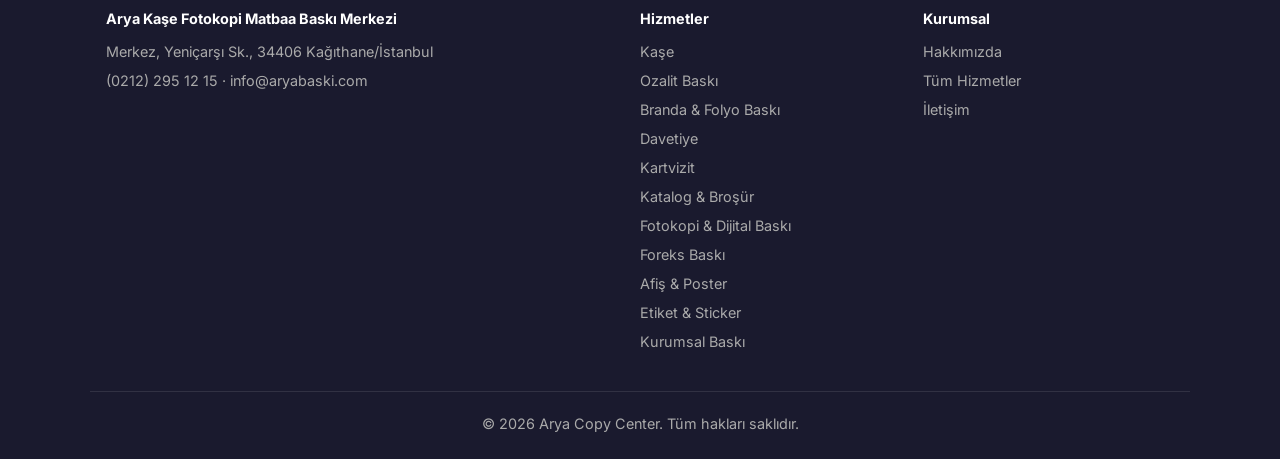
<file: hizmetler.html>
<!doctype html>
<html lang="tr">
<head>
  <meta charset="utf-8">
  <meta name="viewport" content="width=device-width, initial-scale=1">
  <title>Hizmetlerimiz | Arya Kaşe Fotokopi Matbaa Baskı Merkezi</title>
  <meta name="description" content="Kaşe yapımı, ozalit ve proje çıktısı, branda ve folyo baskı, davetiye, kartvizit, katalog, broşür, fotokopi ve dijital baskı hizmetlerimiz. Kağıthane/İstanbul.">
  <link rel="canonical" href="https://aryacopy.com/hizmetler">
  <meta property="og:type" content="website">
  <meta property="og:locale" content="tr_TR">
  <meta property="og:site_name" content="Arya Kaşe Fotokopi Matbaa Baskı Merkezi">
  <meta property="og:title" content="Hizmetlerimiz | Arya Kaşe Fotokopi Matbaa Baskı Merkezi">
  <meta property="og:description" content="Kaşe yapımı, ozalit ve proje çıktısı, branda ve folyo baskı, davetiye, kartvizit, katalog, broşür, fotokopi ve dijital baskı hizmetlerimiz. Kağıthane/İstanbul.">
  <meta property="og:url" content="https://aryacopy.com/hizmetler">
  <meta property="og:image" content="https://aryacopy.com/img/hero-dijital.jpg">
  <link rel="preconnect" href="https://fonts.googleapis.com">
  <link href="https://fonts.googleapis.com/css2?family=Inter:wght@400;600;800&display=swap" rel="stylesheet">
  <link rel="icon" href="/favicon.ico?v=2" sizes="48x48">
  <link rel="icon" href="/img/favicon.svg?v=2" type="image/svg+xml">
  <link rel="icon" href="/img/favicon-32.png?v=2" type="image/png" sizes="32x32">
  <link rel="icon" href="/img/favicon-192.png?v=2" type="image/png" sizes="192x192">
  <link rel="apple-touch-icon" href="/img/apple-touch-icon.png?v=2">
  <link rel="stylesheet" href="/style.css">
  <script type="application/ld+json">{"@context": "https://schema.org", "@type": "BreadcrumbList", "itemListElement": [{"@type": "ListItem", "position": 1, "name": "Ana Sayfa", "item": "https://aryacopy.com/"}, {"@type": "ListItem", "position": 2, "name": "Hizmetlerimiz", "item": "https://aryacopy.com/hizmetler"}]}</script>
</head>
<body>

  <header class="nav">
    <div class="container nav-inner">
      <a href="/" class="logo" aria-label="Arya Kaşe Fotokopi Matbaa Baskı Merkezi — Ana sayfa"><img class="logo-arya" src="/img/logo-arya.svg" alt="Arya" width="132" height="38"><img class="logo-yazi" src="/img/logo-yazi.svg" alt="Kaşe Fotokopi Matbaa Baskı Merkezi" width="148" height="32"></a>
      <nav>
        <a href="/">Ana Sayfa</a>
        <a href="/hizmetler" class="active">Hizmetlerimiz</a>
        <a href="/hakkimizda">Hakkımızda</a>
        <a href="/iletisim">İletişim</a>
      </nav>
    </div>
  </header>

  <section class="page-hero">
    <div class="container">
      <nav class="crumbs"><a href="/">Ana Sayfa</a> / <span>Hizmetlerimiz</span></nav>
      <h1>Hizmetlerimiz</h1>
      <p>Kaşe, fotokopi, ozalit, matbaa ve dijital baskıda ihtiyacınız olan her şey tek adreste.</p>
    </div>
  </section>

  <section class="section">
    <div class="container">
      <div class="grid">
        <a class="card card-link" href="/kase"><div class="icon">🔖</div><h3>Kaşe</h3><p>20 dakikada hazır: şirket, şahıs, otomatik, cep ve yuvarlak kaşe.</p><span class="more">Detaylı bilgi →</span></a>
        <a class="card card-link" href="/ozalit-baski"><div class="icon">📐</div><h3>Ozalit Baskı</h3><p>Mimari ve mühendislik projeleri için büyük boy plan çıktısı.</p><span class="more">Detaylı bilgi →</span></a>
        <a class="card card-link" href="/branda-folyo-baski"><div class="icon">🎪</div><h3>Branda & Folyo Baskı</h3><p>Branda, germe branda, cam giydirme ve vitrin folyosu.</p><span class="more">Detaylı bilgi →</span></a>
        <a class="card card-link" href="/davetiye"><div class="icon">💌</div><h3>Davetiye</h3><p>Düğün, nişan, kına, sünnet ve özel gün davetiyeleri.</p><span class="more">Detaylı bilgi →</span></a>
        <a class="card card-link" href="/kartvizit"><div class="icon">🪪</div><h3>Kartvizit</h3><p>Mat, parlak, selefonlu ve özel kesim kartvizitler.</p><span class="more">Detaylı bilgi →</span></a>
        <a class="card card-link" href="/katalog-brosur"><div class="icon">📄</div><h3>Katalog & Broşür</h3><p>Katalog, broşür, el ilanı ve menü baskısı.</p><span class="more">Detaylı bilgi →</span></a>
        <a class="card card-link" href="/fotokopi-dijital-baski"><div class="icon">🖨️</div><h3>Fotokopi & Dijital Baskı</h3><p>Siyah-beyaz ve renkli çıktı, tarama, ciltleme.</p><span class="more">Detaylı bilgi →</span></a>
        <a class="card card-link" href="/foreks-baski"><div class="icon">🪧</div><h3>Foreks Baskı</h3><p>Tabela, yönlendirme ve tanıtım panoları için foreks baskı.</p><span class="more">Detaylı bilgi →</span></a>
        <a class="card card-link" href="/afis-poster"><div class="icon">🖼️</div><h3>Afiş & Poster</h3><p>Büyük boy, canlı renkli afiş ve poster baskısı.</p><span class="more">Detaylı bilgi →</span></a>
        <a class="card card-link" href="/etiket-sticker"><div class="icon">🏷️</div><h3>Etiket & Sticker</h3><p>Ürün etiketi, logo sticker ve rulo etiket.</p><span class="more">Detaylı bilgi →</span></a>
        <a class="card card-link" href="/kurumsal-baski"><div class="icon">🏢</div><h3>Kurumsal Baskı</h3><p>Antetli kağıt, zarf, cepli dosya, makbuz ve fatura.</p><span class="more">Detaylı bilgi →</span></a>
      </div>
    </div>
  </section>

  <section class="section cta">
    <div class="container cta-inner">
      <div>
        <h2>Teklif almak ister misiniz?</h2>
        <p>Dosyanızı WhatsApp'tan gönderin, fiyat ve teslim süresini hemen bildirelim.</p>
      </div>
      <div class="hero-buttons">
        <a class="btn btn-primary" href="https://wa.me/902122951215?text=Merhaba%2C%20baski%20icin%20teklif%20almak%20istiyorum." target="_blank" rel="noopener">WhatsApp'tan Teklif Al</a>
        <a class="btn btn-outline-dark" href="tel:+902122951215">Hemen Ara</a>
      </div>
    </div>
  </section>

  <footer class="footer">
    <div class="container footer-grid">
      <div>
        <strong>Arya Kaşe Fotokopi Matbaa Baskı Merkezi</strong>
        <p>Merkez, Yeniçarşı Sk., 34406 Kağıthane/İstanbul</p>
        <p><a href="tel:+902122951215">(0212) 295 12 15</a> · <a href="mailto:info@aryabaski.com">info@aryabaski.com</a></p>
      </div>
      <div>
        <strong>Hizmetler</strong>
        <ul>
          <li><a href="/kase">Kaşe</a></li>
          <li><a href="/ozalit-baski">Ozalit Baskı</a></li>
          <li><a href="/branda-folyo-baski">Branda & Folyo Baskı</a></li>
          <li><a href="/davetiye">Davetiye</a></li>
          <li><a href="/kartvizit">Kartvizit</a></li>
          <li><a href="/katalog-brosur">Katalog & Broşür</a></li>
          <li><a href="/fotokopi-dijital-baski">Fotokopi & Dijital Baskı</a></li>
          <li><a href="/foreks-baski">Foreks Baskı</a></li>
          <li><a href="/afis-poster">Afiş & Poster</a></li>
          <li><a href="/etiket-sticker">Etiket & Sticker</a></li>
          <li><a href="/kurumsal-baski">Kurumsal Baskı</a></li>
        </ul>
      </div>
      <div>
        <strong>Kurumsal</strong>
        <ul>
          <li><a href="/hakkimizda">Hakkımızda</a></li>
          <li><a href="/hizmetler">Tüm Hizmetler</a></li>
          <li><a href="/iletisim">İletişim</a></li>
        </ul>
      </div>
    </div>
    <div class="container footer-copy">© <span id="yil"></span> Arya Copy Center. Tüm hakları saklıdır.</div>
  </footer>

  <a class="wa-float" href="https://wa.me/902122951215" target="_blank" rel="noopener" aria-label="WhatsApp">💬</a>

  <script>document.getElementById('yil').textContent = new Date().getFullYear();</script>
</body>
</html>
</file>
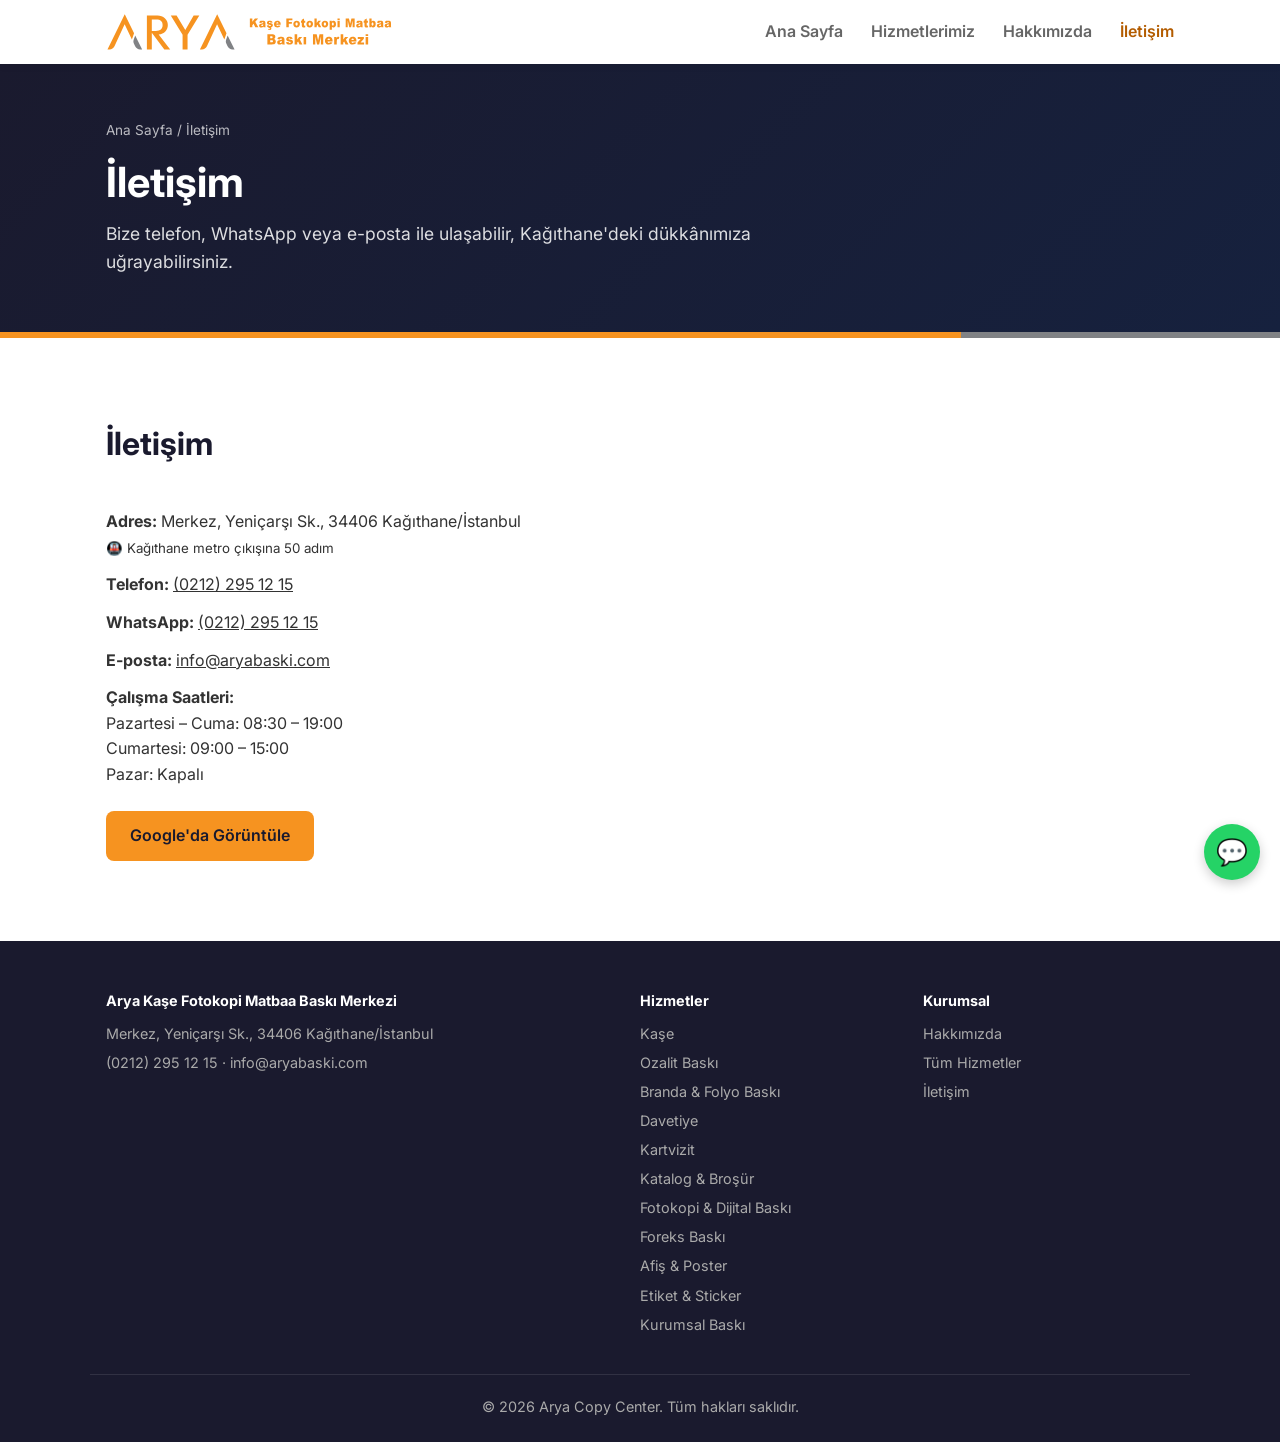
<file: iletisim.html>
<!doctype html>
<html lang="tr">
<head>
  <meta charset="utf-8">
  <meta name="viewport" content="width=device-width, initial-scale=1">
  <title>İletişim | Arya Kaşe Fotokopi Matbaa Baskı Merkezi</title>
  <meta name="description" content="Adres: Merkez, Yeniçarşı Sk., 34406 Kağıthane/İstanbul. Telefon ve WhatsApp: 0212 295 12 15. Pazartesi–Cuma 08:30–19:00, Cumartesi 09:00–15:00.">
  <link rel="canonical" href="https://aryacopy.com/iletisim">
  <meta property="og:type" content="website">
  <meta property="og:locale" content="tr_TR">
  <meta property="og:site_name" content="Arya Kaşe Fotokopi Matbaa Baskı Merkezi">
  <meta property="og:title" content="İletişim | Arya Kaşe Fotokopi Matbaa Baskı Merkezi">
  <meta property="og:description" content="Adres: Merkez, Yeniçarşı Sk., 34406 Kağıthane/İstanbul. Telefon ve WhatsApp: 0212 295 12 15. Pazartesi–Cuma 08:30–19:00, Cumartesi 09:00–15:00.">
  <meta property="og:url" content="https://aryacopy.com/iletisim">
  <meta property="og:image" content="https://aryacopy.com/img/hero-dijital.jpg">
  <link rel="preconnect" href="https://fonts.googleapis.com">
  <link href="https://fonts.googleapis.com/css2?family=Inter:wght@400;600;800&display=swap" rel="stylesheet">
  <link rel="icon" href="/favicon.ico?v=2" sizes="48x48">
  <link rel="icon" href="/img/favicon.svg?v=2" type="image/svg+xml">
  <link rel="icon" href="/img/favicon-32.png?v=2" type="image/png" sizes="32x32">
  <link rel="icon" href="/img/favicon-192.png?v=2" type="image/png" sizes="192x192">
  <link rel="apple-touch-icon" href="/img/apple-touch-icon.png?v=2">
  <link rel="stylesheet" href="/style.css">
  <script type="application/ld+json">{"@context": "https://schema.org", "@type": "LocalBusiness", "additionalType": "https://schema.org/ProfessionalService", "name": "Arya Copy Center", "alternateName": "Arya Kaşe Fotokopi Matbaa Baskı Merkezi", "description": "Kağıthane'de kaşe, fotokopi, matbaa ve dijital baskı hizmetleri.", "url": "https://aryacopy.com/", "logo": "https://aryacopy.com/img/logo.png", "image": "https://aryacopy.com/img/hero-dijital.jpg", "telephone": "+90-212-295-12-15", "email": "info@aryabaski.com", "priceRange": "₺₺", "address": {"@type": "PostalAddress", "streetAddress": "Merkez Mah., Yeniçarşı Sk.", "addressLocality": "Kağıthane", "addressRegion": "İstanbul", "postalCode": "34406", "addressCountry": "TR"}, "areaServed": ["Kağıthane", "Şişli", "Beşiktaş", "Eyüpsultan", "İstanbul"], "openingHoursSpecification": [{"@type": "OpeningHoursSpecification", "dayOfWeek": ["Monday", "Tuesday", "Wednesday", "Thursday", "Friday"], "opens": "08:30", "closes": "19:00"}, {"@type": "OpeningHoursSpecification", "dayOfWeek": "Saturday", "opens": "09:00", "closes": "15:00"}], "hasOfferCatalog": {"@type": "OfferCatalog", "name": "Baskı Hizmetleri", "itemListElement": [{"@type": "Offer", "itemOffered": {"@type": "Service", "name": "Kaşe"}}, {"@type": "Offer", "itemOffered": {"@type": "Service", "name": "Ozalit Baskı"}}, {"@type": "Offer", "itemOffered": {"@type": "Service", "name": "Branda & Folyo Baskı"}}, {"@type": "Offer", "itemOffered": {"@type": "Service", "name": "Davetiye"}}, {"@type": "Offer", "itemOffered": {"@type": "Service", "name": "Kartvizit"}}, {"@type": "Offer", "itemOffered": {"@type": "Service", "name": "Katalog & Broşür"}}, {"@type": "Offer", "itemOffered": {"@type": "Service", "name": "Fotokopi & Dijital Baskı"}}, {"@type": "Offer", "itemOffered": {"@type": "Service", "name": "Foreks Baskı"}}, {"@type": "Offer", "itemOffered": {"@type": "Service", "name": "Afiş & Poster"}}, {"@type": "Offer", "itemOffered": {"@type": "Service", "name": "Etiket & Sticker"}}, {"@type": "Offer", "itemOffered": {"@type": "Service", "name": "Kurumsal Baskı"}}]}}</script>
  <script type="application/ld+json">{"@context": "https://schema.org", "@type": "BreadcrumbList", "itemListElement": [{"@type": "ListItem", "position": 1, "name": "Ana Sayfa", "item": "https://aryacopy.com/"}, {"@type": "ListItem", "position": 2, "name": "İletişim", "item": "https://aryacopy.com/iletisim"}]}</script>
</head>
<body>

  <header class="nav">
    <div class="container nav-inner">
      <a href="/" class="logo" aria-label="Arya Kaşe Fotokopi Matbaa Baskı Merkezi — Ana sayfa"><img class="logo-arya" src="/img/logo-arya.svg" alt="Arya" width="132" height="38"><img class="logo-yazi" src="/img/logo-yazi.svg" alt="Kaşe Fotokopi Matbaa Baskı Merkezi" width="148" height="32"></a>
      <nav>
        <a href="/">Ana Sayfa</a>
        <a href="/hizmetler">Hizmetlerimiz</a>
        <a href="/hakkimizda">Hakkımızda</a>
        <a href="/iletisim" class="active">İletişim</a>
      </nav>
    </div>
  </header>

  <section class="page-hero">
    <div class="container">
      <nav class="crumbs"><a href="/">Ana Sayfa</a> / <span>İletişim</span></nav>
      <h1>İletişim</h1>
      <p>Bize telefon, WhatsApp veya e-posta ile ulaşabilir, Kağıthane'deki dükkânımıza uğrayabilirsiniz.</p>
    </div>
  </section>

  <section id="iletisim" class="section">
    <div class="container contact">
      <div>
        <h2>İletişim</h2>
        <p><strong>Adres:</strong> Merkez, Yeniçarşı Sk., 34406 Kağıthane/İstanbul<br><small>🚇 Kağıthane metro çıkışına 50 adım</small></p>
        <p><strong>Telefon:</strong> <a href="tel:+902122951215">(0212) 295 12 15</a></p>
        <p><strong>WhatsApp:</strong> <a href="https://wa.me/902122951215" target="_blank" rel="noopener">(0212) 295 12 15</a></p>
        <p><strong>E-posta:</strong> <a href="mailto:info@aryabaski.com">info@aryabaski.com</a></p>
        <p><strong>Çalışma Saatleri:</strong><br>Pazartesi – Cuma: 08:30 – 19:00<br>Cumartesi: 09:00 – 15:00<br>Pazar: Kapalı</p>
        <a class="btn btn-primary" href="https://share.google/M4k4sEUqmiQq4o4S4" target="_blank" rel="noopener">Google'da Görüntüle</a>
      </div>
      <div class="map">
        <iframe src="https://maps.google.com/maps?q=Arya+Copy+Center+Yeni%C3%A7ar%C5%9F%C4%B1+Sk+K%C3%A2%C4%9F%C4%B1thane+%C4%B0stanbul&output=embed" loading="lazy" title="Arya Copy Center konum"></iframe>
      </div>
    </div>
  </section>

  <footer class="footer">
    <div class="container footer-grid">
      <div>
        <strong>Arya Kaşe Fotokopi Matbaa Baskı Merkezi</strong>
        <p>Merkez, Yeniçarşı Sk., 34406 Kağıthane/İstanbul</p>
        <p><a href="tel:+902122951215">(0212) 295 12 15</a> · <a href="mailto:info@aryabaski.com">info@aryabaski.com</a></p>
      </div>
      <div>
        <strong>Hizmetler</strong>
        <ul>
          <li><a href="/kase">Kaşe</a></li>
          <li><a href="/ozalit-baski">Ozalit Baskı</a></li>
          <li><a href="/branda-folyo-baski">Branda & Folyo Baskı</a></li>
          <li><a href="/davetiye">Davetiye</a></li>
          <li><a href="/kartvizit">Kartvizit</a></li>
          <li><a href="/katalog-brosur">Katalog & Broşür</a></li>
          <li><a href="/fotokopi-dijital-baski">Fotokopi & Dijital Baskı</a></li>
          <li><a href="/foreks-baski">Foreks Baskı</a></li>
          <li><a href="/afis-poster">Afiş & Poster</a></li>
          <li><a href="/etiket-sticker">Etiket & Sticker</a></li>
          <li><a href="/kurumsal-baski">Kurumsal Baskı</a></li>
        </ul>
      </div>
      <div>
        <strong>Kurumsal</strong>
        <ul>
          <li><a href="/hakkimizda">Hakkımızda</a></li>
          <li><a href="/hizmetler">Tüm Hizmetler</a></li>
          <li><a href="/iletisim">İletişim</a></li>
        </ul>
      </div>
    </div>
    <div class="container footer-copy">© <span id="yil"></span> Arya Copy Center. Tüm hakları saklıdır.</div>
  </footer>

  <a class="wa-float" href="https://wa.me/902122951215" target="_blank" rel="noopener" aria-label="WhatsApp">💬</a>

  <script>document.getElementById('yil').textContent = new Date().getFullYear();</script>
</body>
</html>
</file>
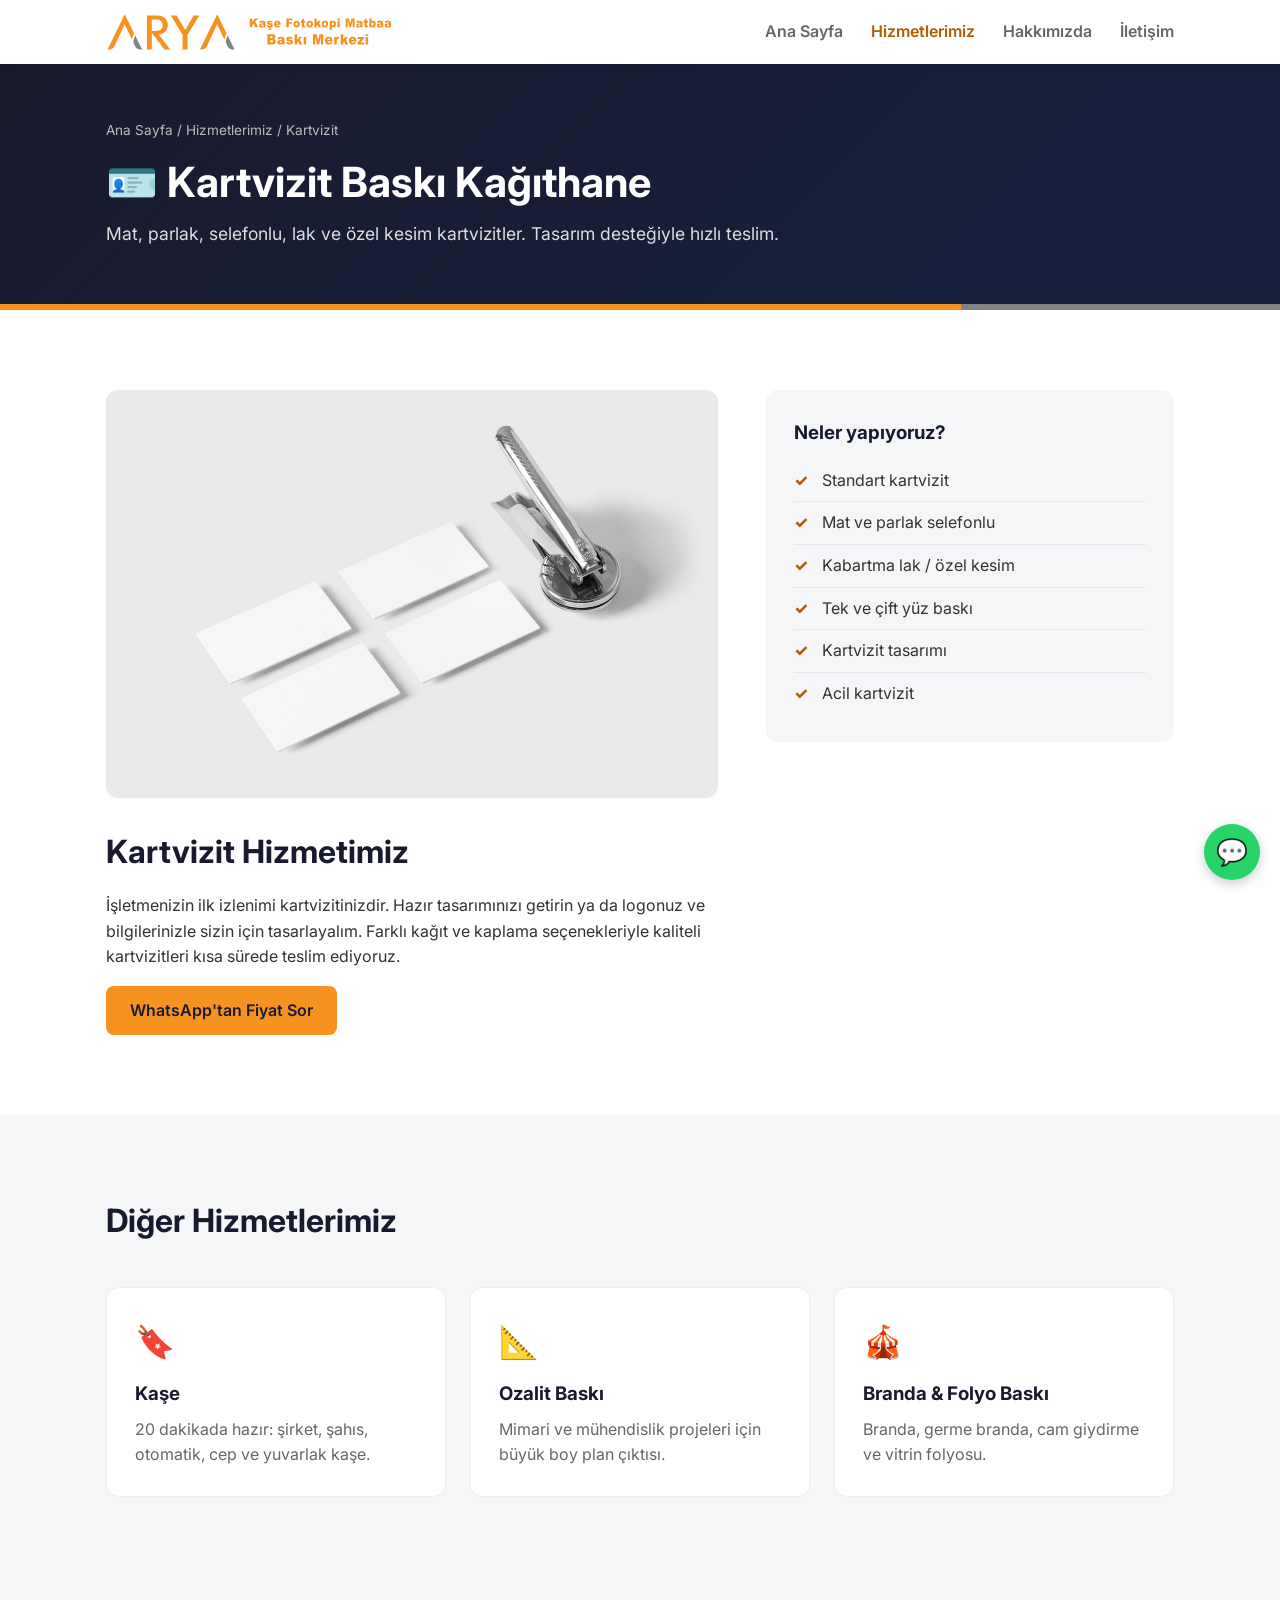
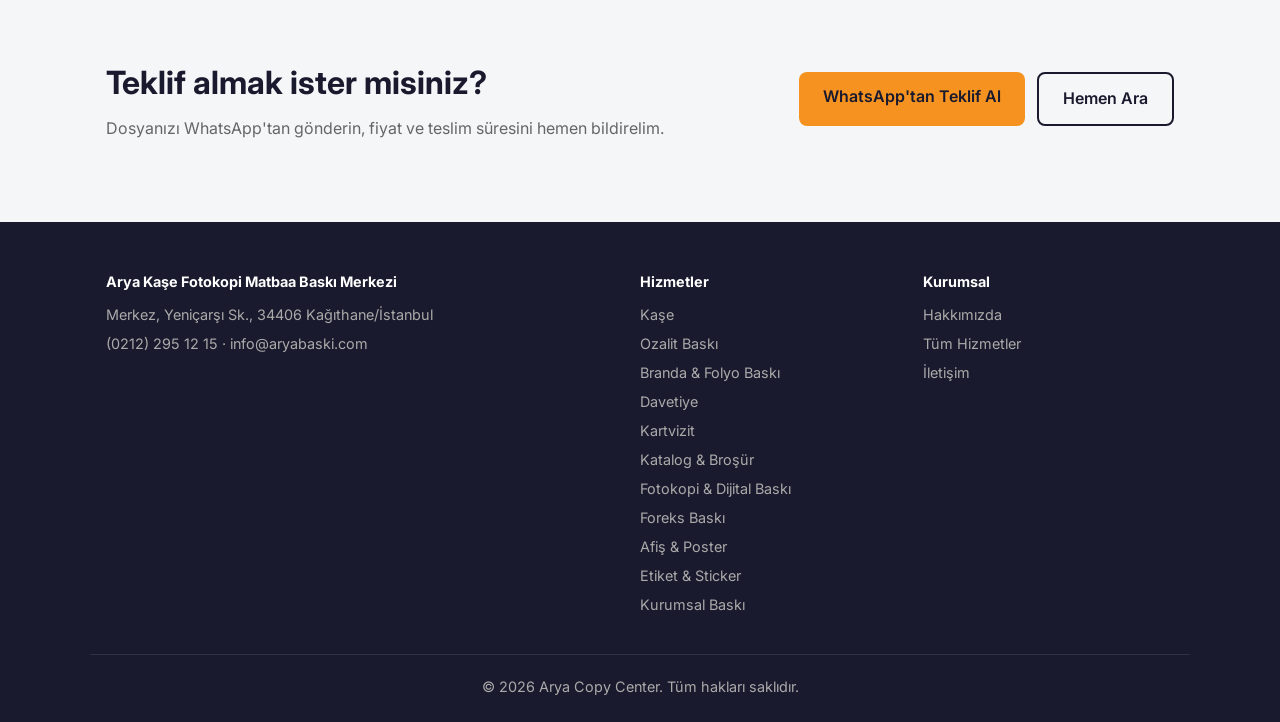
<file: kartvizit.html>
<!doctype html>
<html lang="tr">
<head>
  <meta charset="utf-8">
  <meta name="viewport" content="width=device-width, initial-scale=1">
  <title>Kartvizit Baskı Kağıthane | Arya Kaşe Fotokopi Matbaa Baskı Merkezi</title>
  <meta name="description" content="Mat, parlak, selefonlu, lak ve özel kesim kartvizitler. Tasarım desteğiyle hızlı teslim. ☎ 0212 295 12 15">
  <link rel="canonical" href="https://aryacopy.com/kartvizit">
  <meta property="og:type" content="website">
  <meta property="og:locale" content="tr_TR">
  <meta property="og:site_name" content="Arya Kaşe Fotokopi Matbaa Baskı Merkezi">
  <meta property="og:title" content="Kartvizit Baskı Kağıthane | Arya Kaşe Fotokopi Matbaa Baskı Merkezi">
  <meta property="og:description" content="Mat, parlak, selefonlu, lak ve özel kesim kartvizitler. Tasarım desteğiyle hızlı teslim. ☎ 0212 295 12 15">
  <meta property="og:url" content="https://aryacopy.com/kartvizit">
  <meta property="og:image" content="https://aryacopy.com/img/hizmet/kartvizit.jpg">
  <link rel="preconnect" href="https://fonts.googleapis.com">
  <link href="https://fonts.googleapis.com/css2?family=Inter:wght@400;600;800&display=swap" rel="stylesheet">
  <link rel="icon" href="/favicon.ico?v=2" sizes="48x48">
  <link rel="icon" href="/img/favicon.svg?v=2" type="image/svg+xml">
  <link rel="icon" href="/img/favicon-32.png?v=2" type="image/png" sizes="32x32">
  <link rel="icon" href="/img/favicon-192.png?v=2" type="image/png" sizes="192x192">
  <link rel="apple-touch-icon" href="/img/apple-touch-icon.png?v=2">
  <link rel="stylesheet" href="/style.css">
  <script type="application/ld+json">{"@context": "https://schema.org", "@type": "Service", "name": "Kartvizit Baskı Kağıthane", "serviceType": "Kartvizit", "description": "Mat, parlak, selefonlu, lak ve özel kesim kartvizitler. Tasarım desteğiyle hızlı teslim.", "areaServed": "Kağıthane, İstanbul", "image": "https://aryacopy.com/img/hizmet/kartvizit.jpg", "provider": {"@type": "LocalBusiness", "name": "Arya Copy Center", "url": "https://aryacopy.com/", "telephone": "+90-212-295-12-15"}}</script>
  <script type="application/ld+json">{"@context": "https://schema.org", "@type": "BreadcrumbList", "itemListElement": [{"@type": "ListItem", "position": 1, "name": "Ana Sayfa", "item": "https://aryacopy.com/"}, {"@type": "ListItem", "position": 2, "name": "Hizmetlerimiz", "item": "https://aryacopy.com/hizmetler"}, {"@type": "ListItem", "position": 3, "name": "Kartvizit", "item": "https://aryacopy.com/kartvizit"}]}</script>
</head>
<body>

  <header class="nav">
    <div class="container nav-inner">
      <a href="/" class="logo" aria-label="Arya Kaşe Fotokopi Matbaa Baskı Merkezi — Ana sayfa"><img class="logo-arya" src="/img/logo-arya.svg" alt="Arya" width="132" height="38"><img class="logo-yazi" src="/img/logo-yazi.svg" alt="Kaşe Fotokopi Matbaa Baskı Merkezi" width="148" height="32"></a>
      <nav>
        <a href="/">Ana Sayfa</a>
        <a href="/hizmetler" class="active">Hizmetlerimiz</a>
        <a href="/hakkimizda">Hakkımızda</a>
        <a href="/iletisim">İletişim</a>
      </nav>
    </div>
  </header>

  <section class="page-hero">
    <div class="container">
      <nav class="crumbs"><a href="/">Ana Sayfa</a> / <a href="/hizmetler">Hizmetlerimiz</a> / <span>Kartvizit</span></nav>
      <h1>🪪 Kartvizit Baskı Kağıthane</h1>
      <p>Mat, parlak, selefonlu, lak ve özel kesim kartvizitler. Tasarım desteğiyle hızlı teslim.</p>
    </div>
  </section>

  <section class="section">
    <div class="container detail">
      <div class="prose">
        <figure class="detail-fig"><img class="detail-img" src="/img/hizmet/kartvizit.jpg" alt="Kartvizit Baskı Kağıthane" width="1200" height="800"></figure>
        <h2>Kartvizit Hizmetimiz</h2>
        <p>İşletmenizin ilk izlenimi kartvizitinizdir. Hazır tasarımınızı getirin ya da logonuz ve bilgilerinizle sizin için tasarlayalım. Farklı kağıt ve kaplama seçenekleriyle kaliteli kartvizitleri kısa sürede teslim ediyoruz.</p>
        <a class="btn btn-primary" href="https://wa.me/902122951215?text=Merhaba%2C%20baski%20icin%20teklif%20almak%20istiyorum." target="_blank" rel="noopener">WhatsApp'tan Fiyat Sor</a>
      </div>
      <div class="checklist">
        <h3>Neler yapıyoruz?</h3>
        <ul>
          <li>Standart kartvizit</li>
          <li>Mat ve parlak selefonlu</li>
          <li>Kabartma lak / özel kesim</li>
          <li>Tek ve çift yüz baskı</li>
          <li>Kartvizit tasarımı</li>
          <li>Acil kartvizit</li>
        </ul>
      </div>
    </div>
  </section>

  <section class="section section-alt">
    <div class="container">
      <h2>Diğer Hizmetlerimiz</h2>
      <div class="grid">
        <a class="card card-link" href="/kase"><div class="icon">🔖</div><h3>Kaşe</h3><p>20 dakikada hazır: şirket, şahıs, otomatik, cep ve yuvarlak kaşe.</p></a>
        <a class="card card-link" href="/ozalit-baski"><div class="icon">📐</div><h3>Ozalit Baskı</h3><p>Mimari ve mühendislik projeleri için büyük boy plan çıktısı.</p></a>
        <a class="card card-link" href="/branda-folyo-baski"><div class="icon">🎪</div><h3>Branda & Folyo Baskı</h3><p>Branda, germe branda, cam giydirme ve vitrin folyosu.</p></a>
      </div>
    </div>
  </section>

  <section class="section cta">
    <div class="container cta-inner">
      <div>
        <h2>Teklif almak ister misiniz?</h2>
        <p>Dosyanızı WhatsApp'tan gönderin, fiyat ve teslim süresini hemen bildirelim.</p>
      </div>
      <div class="hero-buttons">
        <a class="btn btn-primary" href="https://wa.me/902122951215?text=Merhaba%2C%20baski%20icin%20teklif%20almak%20istiyorum." target="_blank" rel="noopener">WhatsApp'tan Teklif Al</a>
        <a class="btn btn-outline-dark" href="tel:+902122951215">Hemen Ara</a>
      </div>
    </div>
  </section>

  <footer class="footer">
    <div class="container footer-grid">
      <div>
        <strong>Arya Kaşe Fotokopi Matbaa Baskı Merkezi</strong>
        <p>Merkez, Yeniçarşı Sk., 34406 Kağıthane/İstanbul</p>
        <p><a href="tel:+902122951215">(0212) 295 12 15</a> · <a href="mailto:info@aryabaski.com">info@aryabaski.com</a></p>
      </div>
      <div>
        <strong>Hizmetler</strong>
        <ul>
          <li><a href="/kase">Kaşe</a></li>
          <li><a href="/ozalit-baski">Ozalit Baskı</a></li>
          <li><a href="/branda-folyo-baski">Branda & Folyo Baskı</a></li>
          <li><a href="/davetiye">Davetiye</a></li>
          <li><a href="/kartvizit">Kartvizit</a></li>
          <li><a href="/katalog-brosur">Katalog & Broşür</a></li>
          <li><a href="/fotokopi-dijital-baski">Fotokopi & Dijital Baskı</a></li>
          <li><a href="/foreks-baski">Foreks Baskı</a></li>
          <li><a href="/afis-poster">Afiş & Poster</a></li>
          <li><a href="/etiket-sticker">Etiket & Sticker</a></li>
          <li><a href="/kurumsal-baski">Kurumsal Baskı</a></li>
        </ul>
      </div>
      <div>
        <strong>Kurumsal</strong>
        <ul>
          <li><a href="/hakkimizda">Hakkımızda</a></li>
          <li><a href="/hizmetler">Tüm Hizmetler</a></li>
          <li><a href="/iletisim">İletişim</a></li>
        </ul>
      </div>
    </div>
    <div class="container footer-copy">© <span id="yil"></span> Arya Copy Center. Tüm hakları saklıdır.</div>
  </footer>

  <a class="wa-float" href="https://wa.me/902122951215" target="_blank" rel="noopener" aria-label="WhatsApp">💬</a>

  <script>document.getElementById('yil').textContent = new Date().getFullYear();</script>
</body>
</html>
</file>
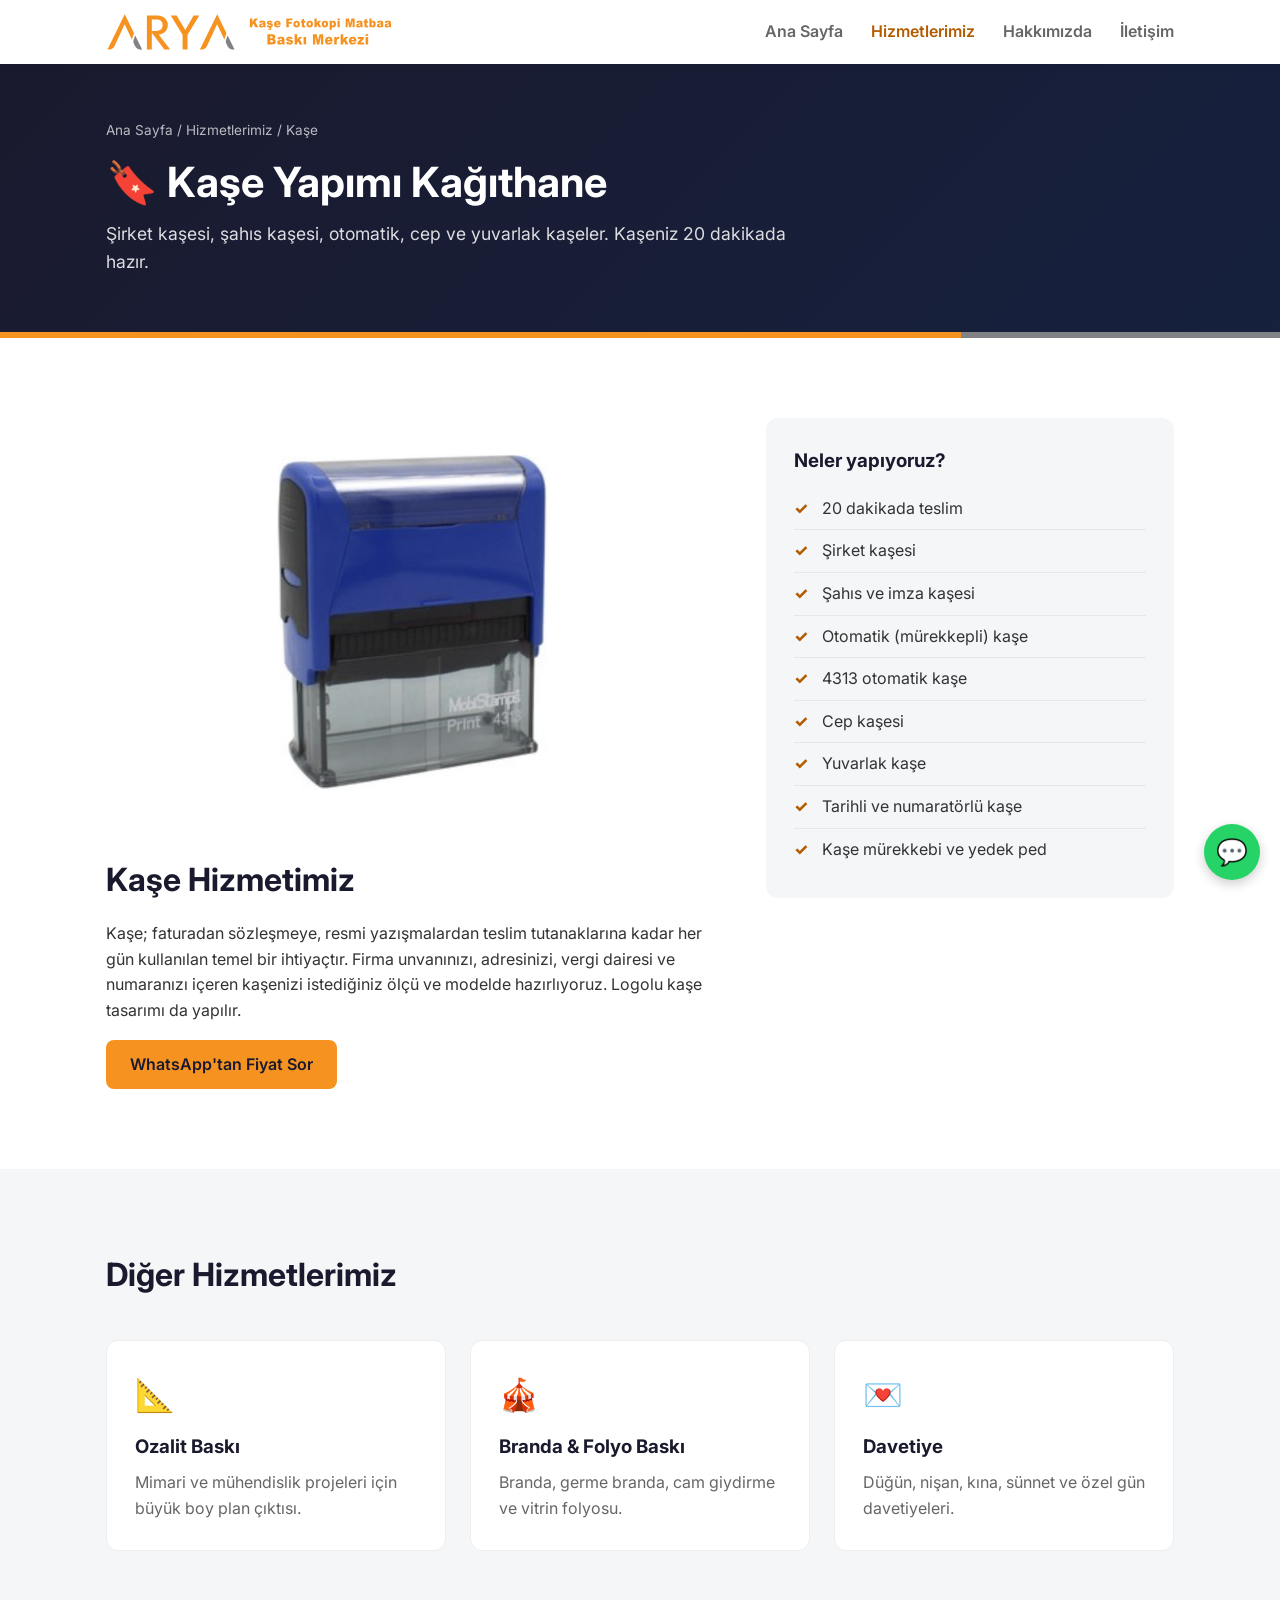
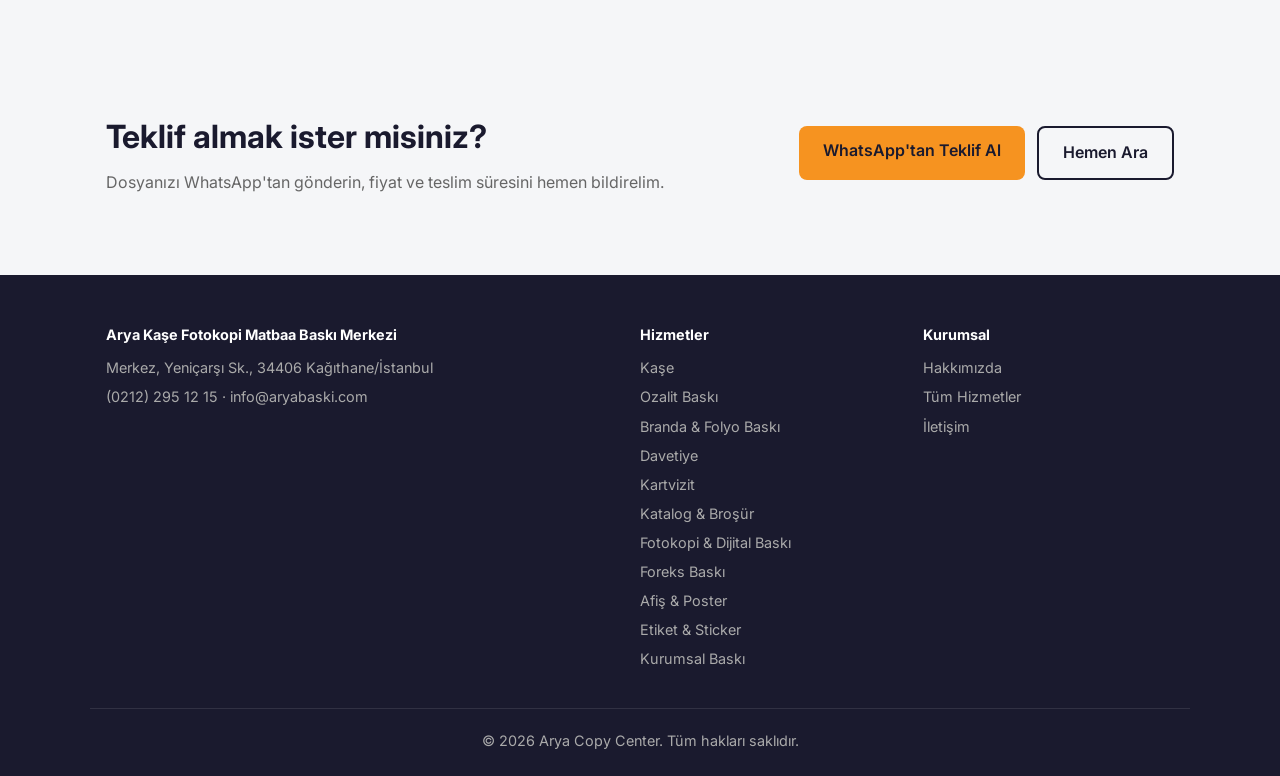
<file: kase.html>
<!doctype html>
<html lang="tr">
<head>
  <meta charset="utf-8">
  <meta name="viewport" content="width=device-width, initial-scale=1">
  <title>Kaşe Yapımı Kağıthane | Arya Kaşe Fotokopi Matbaa Baskı Merkezi</title>
  <meta name="description" content="Şirket kaşesi, şahıs kaşesi, otomatik, cep ve yuvarlak kaşeler. Kaşeniz 20 dakikada hazır. ☎ 0212 295 12 15">
  <link rel="canonical" href="https://aryacopy.com/kase">
  <meta property="og:type" content="website">
  <meta property="og:locale" content="tr_TR">
  <meta property="og:site_name" content="Arya Kaşe Fotokopi Matbaa Baskı Merkezi">
  <meta property="og:title" content="Kaşe Yapımı Kağıthane | Arya Kaşe Fotokopi Matbaa Baskı Merkezi">
  <meta property="og:description" content="Şirket kaşesi, şahıs kaşesi, otomatik, cep ve yuvarlak kaşeler. Kaşeniz 20 dakikada hazır. ☎ 0212 295 12 15">
  <meta property="og:url" content="https://aryacopy.com/kase">
  <meta property="og:image" content="https://aryacopy.com/img/hizmet/kase.jpg">
  <link rel="preconnect" href="https://fonts.googleapis.com">
  <link href="https://fonts.googleapis.com/css2?family=Inter:wght@400;600;800&display=swap" rel="stylesheet">
  <link rel="icon" href="/favicon.ico?v=2" sizes="48x48">
  <link rel="icon" href="/img/favicon.svg?v=2" type="image/svg+xml">
  <link rel="icon" href="/img/favicon-32.png?v=2" type="image/png" sizes="32x32">
  <link rel="icon" href="/img/favicon-192.png?v=2" type="image/png" sizes="192x192">
  <link rel="apple-touch-icon" href="/img/apple-touch-icon.png?v=2">
  <link rel="stylesheet" href="/style.css">
  <script type="application/ld+json">{"@context": "https://schema.org", "@type": "Service", "name": "Kaşe Yapımı Kağıthane", "serviceType": "Kaşe", "description": "Şirket kaşesi, şahıs kaşesi, otomatik, cep ve yuvarlak kaşeler. Kaşeniz 20 dakikada hazır.", "areaServed": "Kağıthane, İstanbul", "image": "https://aryacopy.com/img/hizmet/kase.jpg", "provider": {"@type": "LocalBusiness", "name": "Arya Copy Center", "url": "https://aryacopy.com/", "telephone": "+90-212-295-12-15"}}</script>
  <script type="application/ld+json">{"@context": "https://schema.org", "@type": "BreadcrumbList", "itemListElement": [{"@type": "ListItem", "position": 1, "name": "Ana Sayfa", "item": "https://aryacopy.com/"}, {"@type": "ListItem", "position": 2, "name": "Hizmetlerimiz", "item": "https://aryacopy.com/hizmetler"}, {"@type": "ListItem", "position": 3, "name": "Kaşe", "item": "https://aryacopy.com/kase"}]}</script>
</head>
<body>

  <header class="nav">
    <div class="container nav-inner">
      <a href="/" class="logo" aria-label="Arya Kaşe Fotokopi Matbaa Baskı Merkezi — Ana sayfa"><img class="logo-arya" src="/img/logo-arya.svg" alt="Arya" width="132" height="38"><img class="logo-yazi" src="/img/logo-yazi.svg" alt="Kaşe Fotokopi Matbaa Baskı Merkezi" width="148" height="32"></a>
      <nav>
        <a href="/">Ana Sayfa</a>
        <a href="/hizmetler" class="active">Hizmetlerimiz</a>
        <a href="/hakkimizda">Hakkımızda</a>
        <a href="/iletisim">İletişim</a>
      </nav>
    </div>
  </header>

  <section class="page-hero">
    <div class="container">
      <nav class="crumbs"><a href="/">Ana Sayfa</a> / <a href="/hizmetler">Hizmetlerimiz</a> / <span>Kaşe</span></nav>
      <h1>🔖 Kaşe Yapımı Kağıthane</h1>
      <p>Şirket kaşesi, şahıs kaşesi, otomatik, cep ve yuvarlak kaşeler. Kaşeniz 20 dakikada hazır.</p>
    </div>
  </section>

  <section class="section">
    <div class="container detail">
      <div class="prose">
        <figure class="detail-fig"><img class="detail-img" src="/img/hizmet/kase.jpg" alt="Kaşe Yapımı Kağıthane" width="1200" height="800"></figure>
        <h2>Kaşe Hizmetimiz</h2>
        <p>Kaşe; faturadan sözleşmeye, resmi yazışmalardan teslim tutanaklarına kadar her gün kullanılan temel bir ihtiyaçtır. Firma unvanınızı, adresinizi, vergi dairesi ve numaranızı içeren kaşenizi istediğiniz ölçü ve modelde hazırlıyoruz. Logolu kaşe tasarımı da yapılır.</p>
        <a class="btn btn-primary" href="https://wa.me/902122951215?text=Merhaba%2C%20baski%20icin%20teklif%20almak%20istiyorum." target="_blank" rel="noopener">WhatsApp'tan Fiyat Sor</a>
      </div>
      <div class="checklist">
        <h3>Neler yapıyoruz?</h3>
        <ul>
          <li>20 dakikada teslim</li>
          <li>Şirket kaşesi</li>
          <li>Şahıs ve imza kaşesi</li>
          <li>Otomatik (mürekkepli) kaşe</li>
          <li>4313 otomatik kaşe</li>
          <li>Cep kaşesi</li>
          <li>Yuvarlak kaşe</li>
          <li>Tarihli ve numaratörlü kaşe</li>
          <li>Kaşe mürekkebi ve yedek ped</li>
        </ul>
      </div>
    </div>
  </section>

  <section class="section section-alt">
    <div class="container">
      <h2>Diğer Hizmetlerimiz</h2>
      <div class="grid">
        <a class="card card-link" href="/ozalit-baski"><div class="icon">📐</div><h3>Ozalit Baskı</h3><p>Mimari ve mühendislik projeleri için büyük boy plan çıktısı.</p></a>
        <a class="card card-link" href="/branda-folyo-baski"><div class="icon">🎪</div><h3>Branda & Folyo Baskı</h3><p>Branda, germe branda, cam giydirme ve vitrin folyosu.</p></a>
        <a class="card card-link" href="/davetiye"><div class="icon">💌</div><h3>Davetiye</h3><p>Düğün, nişan, kına, sünnet ve özel gün davetiyeleri.</p></a>
      </div>
    </div>
  </section>

  <section class="section cta">
    <div class="container cta-inner">
      <div>
        <h2>Teklif almak ister misiniz?</h2>
        <p>Dosyanızı WhatsApp'tan gönderin, fiyat ve teslim süresini hemen bildirelim.</p>
      </div>
      <div class="hero-buttons">
        <a class="btn btn-primary" href="https://wa.me/902122951215?text=Merhaba%2C%20baski%20icin%20teklif%20almak%20istiyorum." target="_blank" rel="noopener">WhatsApp'tan Teklif Al</a>
        <a class="btn btn-outline-dark" href="tel:+902122951215">Hemen Ara</a>
      </div>
    </div>
  </section>

  <footer class="footer">
    <div class="container footer-grid">
      <div>
        <strong>Arya Kaşe Fotokopi Matbaa Baskı Merkezi</strong>
        <p>Merkez, Yeniçarşı Sk., 34406 Kağıthane/İstanbul</p>
        <p><a href="tel:+902122951215">(0212) 295 12 15</a> · <a href="mailto:info@aryabaski.com">info@aryabaski.com</a></p>
      </div>
      <div>
        <strong>Hizmetler</strong>
        <ul>
          <li><a href="/kase">Kaşe</a></li>
          <li><a href="/ozalit-baski">Ozalit Baskı</a></li>
          <li><a href="/branda-folyo-baski">Branda & Folyo Baskı</a></li>
          <li><a href="/davetiye">Davetiye</a></li>
          <li><a href="/kartvizit">Kartvizit</a></li>
          <li><a href="/katalog-brosur">Katalog & Broşür</a></li>
          <li><a href="/fotokopi-dijital-baski">Fotokopi & Dijital Baskı</a></li>
          <li><a href="/foreks-baski">Foreks Baskı</a></li>
          <li><a href="/afis-poster">Afiş & Poster</a></li>
          <li><a href="/etiket-sticker">Etiket & Sticker</a></li>
          <li><a href="/kurumsal-baski">Kurumsal Baskı</a></li>
        </ul>
      </div>
      <div>
        <strong>Kurumsal</strong>
        <ul>
          <li><a href="/hakkimizda">Hakkımızda</a></li>
          <li><a href="/hizmetler">Tüm Hizmetler</a></li>
          <li><a href="/iletisim">İletişim</a></li>
        </ul>
      </div>
    </div>
    <div class="container footer-copy">© <span id="yil"></span> Arya Copy Center. Tüm hakları saklıdır.</div>
  </footer>

  <a class="wa-float" href="https://wa.me/902122951215" target="_blank" rel="noopener" aria-label="WhatsApp">💬</a>

  <script>document.getElementById('yil').textContent = new Date().getFullYear();</script>
</body>
</html>
</file>
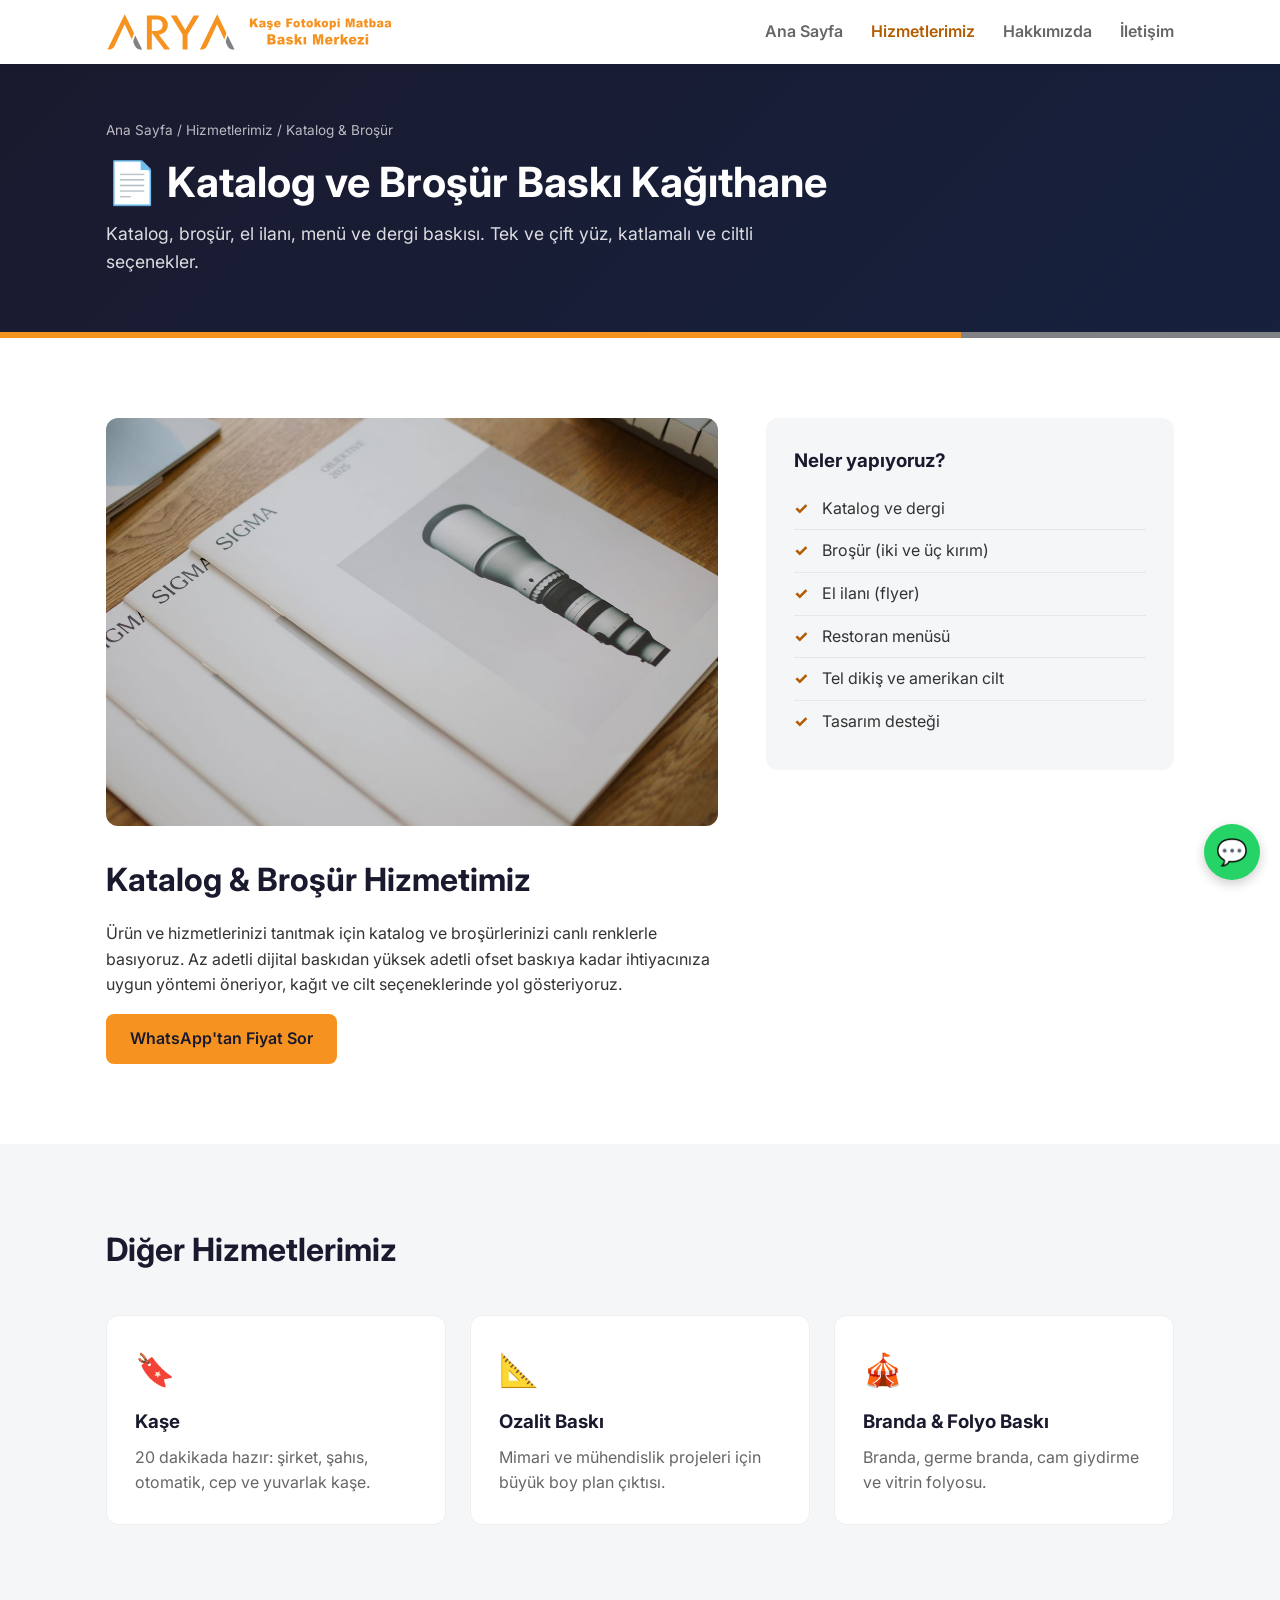
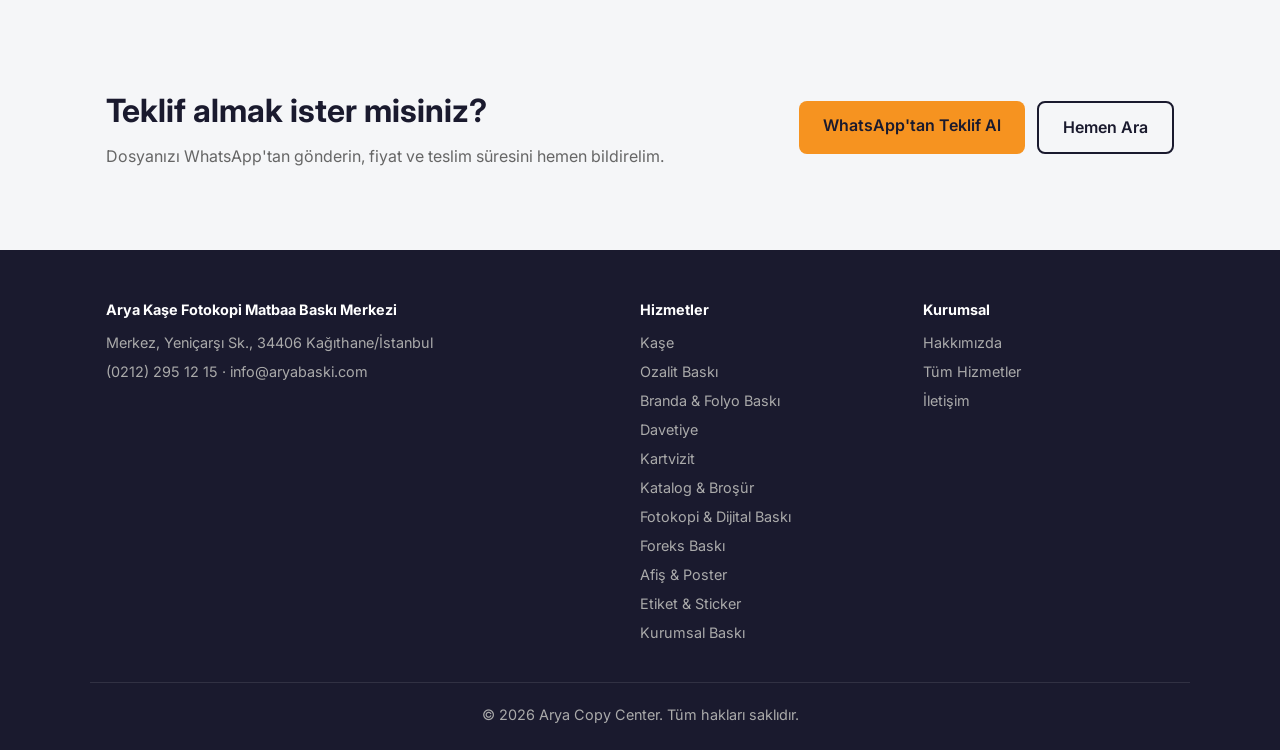
<file: katalog-brosur.html>
<!doctype html>
<html lang="tr">
<head>
  <meta charset="utf-8">
  <meta name="viewport" content="width=device-width, initial-scale=1">
  <title>Katalog ve Broşür Baskı Kağıthane | Arya Kaşe Fotokopi Matbaa Baskı Merkezi</title>
  <meta name="description" content="Katalog, broşür, el ilanı, menü ve dergi baskısı. Tek ve çift yüz, katlamalı ve ciltli seçenekler. ☎ 0212 295 12 15">
  <link rel="canonical" href="https://aryacopy.com/katalog-brosur">
  <meta property="og:type" content="website">
  <meta property="og:locale" content="tr_TR">
  <meta property="og:site_name" content="Arya Kaşe Fotokopi Matbaa Baskı Merkezi">
  <meta property="og:title" content="Katalog ve Broşür Baskı Kağıthane | Arya Kaşe Fotokopi Matbaa Baskı Merkezi">
  <meta property="og:description" content="Katalog, broşür, el ilanı, menü ve dergi baskısı. Tek ve çift yüz, katlamalı ve ciltli seçenekler. ☎ 0212 295 12 15">
  <meta property="og:url" content="https://aryacopy.com/katalog-brosur">
  <meta property="og:image" content="https://aryacopy.com/img/hizmet/katalog-brosur.jpg">
  <link rel="preconnect" href="https://fonts.googleapis.com">
  <link href="https://fonts.googleapis.com/css2?family=Inter:wght@400;600;800&display=swap" rel="stylesheet">
  <link rel="icon" href="/favicon.ico?v=2" sizes="48x48">
  <link rel="icon" href="/img/favicon.svg?v=2" type="image/svg+xml">
  <link rel="icon" href="/img/favicon-32.png?v=2" type="image/png" sizes="32x32">
  <link rel="icon" href="/img/favicon-192.png?v=2" type="image/png" sizes="192x192">
  <link rel="apple-touch-icon" href="/img/apple-touch-icon.png?v=2">
  <link rel="stylesheet" href="/style.css">
  <script type="application/ld+json">{"@context": "https://schema.org", "@type": "Service", "name": "Katalog ve Broşür Baskı Kağıthane", "serviceType": "Katalog & Broşür", "description": "Katalog, broşür, el ilanı, menü ve dergi baskısı. Tek ve çift yüz, katlamalı ve ciltli seçenekler.", "areaServed": "Kağıthane, İstanbul", "image": "https://aryacopy.com/img/hizmet/katalog-brosur.jpg", "provider": {"@type": "LocalBusiness", "name": "Arya Copy Center", "url": "https://aryacopy.com/", "telephone": "+90-212-295-12-15"}}</script>
  <script type="application/ld+json">{"@context": "https://schema.org", "@type": "BreadcrumbList", "itemListElement": [{"@type": "ListItem", "position": 1, "name": "Ana Sayfa", "item": "https://aryacopy.com/"}, {"@type": "ListItem", "position": 2, "name": "Hizmetlerimiz", "item": "https://aryacopy.com/hizmetler"}, {"@type": "ListItem", "position": 3, "name": "Katalog & Broşür", "item": "https://aryacopy.com/katalog-brosur"}]}</script>
</head>
<body>

  <header class="nav">
    <div class="container nav-inner">
      <a href="/" class="logo" aria-label="Arya Kaşe Fotokopi Matbaa Baskı Merkezi — Ana sayfa"><img class="logo-arya" src="/img/logo-arya.svg" alt="Arya" width="132" height="38"><img class="logo-yazi" src="/img/logo-yazi.svg" alt="Kaşe Fotokopi Matbaa Baskı Merkezi" width="148" height="32"></a>
      <nav>
        <a href="/">Ana Sayfa</a>
        <a href="/hizmetler" class="active">Hizmetlerimiz</a>
        <a href="/hakkimizda">Hakkımızda</a>
        <a href="/iletisim">İletişim</a>
      </nav>
    </div>
  </header>

  <section class="page-hero">
    <div class="container">
      <nav class="crumbs"><a href="/">Ana Sayfa</a> / <a href="/hizmetler">Hizmetlerimiz</a> / <span>Katalog & Broşür</span></nav>
      <h1>📄 Katalog ve Broşür Baskı Kağıthane</h1>
      <p>Katalog, broşür, el ilanı, menü ve dergi baskısı. Tek ve çift yüz, katlamalı ve ciltli seçenekler.</p>
    </div>
  </section>

  <section class="section">
    <div class="container detail">
      <div class="prose">
        <figure class="detail-fig"><img class="detail-img" src="/img/hizmet/katalog-brosur.jpg" alt="Katalog ve Broşür Baskı Kağıthane" width="1200" height="800"></figure>
        <h2>Katalog & Broşür Hizmetimiz</h2>
        <p>Ürün ve hizmetlerinizi tanıtmak için katalog ve broşürlerinizi canlı renklerle basıyoruz. Az adetli dijital baskıdan yüksek adetli ofset baskıya kadar ihtiyacınıza uygun yöntemi öneriyor, kağıt ve cilt seçeneklerinde yol gösteriyoruz.</p>
        <a class="btn btn-primary" href="https://wa.me/902122951215?text=Merhaba%2C%20baski%20icin%20teklif%20almak%20istiyorum." target="_blank" rel="noopener">WhatsApp'tan Fiyat Sor</a>
      </div>
      <div class="checklist">
        <h3>Neler yapıyoruz?</h3>
        <ul>
          <li>Katalog ve dergi</li>
          <li>Broşür (iki ve üç kırım)</li>
          <li>El ilanı (flyer)</li>
          <li>Restoran menüsü</li>
          <li>Tel dikiş ve amerikan cilt</li>
          <li>Tasarım desteği</li>
        </ul>
      </div>
    </div>
  </section>

  <section class="section section-alt">
    <div class="container">
      <h2>Diğer Hizmetlerimiz</h2>
      <div class="grid">
        <a class="card card-link" href="/kase"><div class="icon">🔖</div><h3>Kaşe</h3><p>20 dakikada hazır: şirket, şahıs, otomatik, cep ve yuvarlak kaşe.</p></a>
        <a class="card card-link" href="/ozalit-baski"><div class="icon">📐</div><h3>Ozalit Baskı</h3><p>Mimari ve mühendislik projeleri için büyük boy plan çıktısı.</p></a>
        <a class="card card-link" href="/branda-folyo-baski"><div class="icon">🎪</div><h3>Branda & Folyo Baskı</h3><p>Branda, germe branda, cam giydirme ve vitrin folyosu.</p></a>
      </div>
    </div>
  </section>

  <section class="section cta">
    <div class="container cta-inner">
      <div>
        <h2>Teklif almak ister misiniz?</h2>
        <p>Dosyanızı WhatsApp'tan gönderin, fiyat ve teslim süresini hemen bildirelim.</p>
      </div>
      <div class="hero-buttons">
        <a class="btn btn-primary" href="https://wa.me/902122951215?text=Merhaba%2C%20baski%20icin%20teklif%20almak%20istiyorum." target="_blank" rel="noopener">WhatsApp'tan Teklif Al</a>
        <a class="btn btn-outline-dark" href="tel:+902122951215">Hemen Ara</a>
      </div>
    </div>
  </section>

  <footer class="footer">
    <div class="container footer-grid">
      <div>
        <strong>Arya Kaşe Fotokopi Matbaa Baskı Merkezi</strong>
        <p>Merkez, Yeniçarşı Sk., 34406 Kağıthane/İstanbul</p>
        <p><a href="tel:+902122951215">(0212) 295 12 15</a> · <a href="mailto:info@aryabaski.com">info@aryabaski.com</a></p>
      </div>
      <div>
        <strong>Hizmetler</strong>
        <ul>
          <li><a href="/kase">Kaşe</a></li>
          <li><a href="/ozalit-baski">Ozalit Baskı</a></li>
          <li><a href="/branda-folyo-baski">Branda & Folyo Baskı</a></li>
          <li><a href="/davetiye">Davetiye</a></li>
          <li><a href="/kartvizit">Kartvizit</a></li>
          <li><a href="/katalog-brosur">Katalog & Broşür</a></li>
          <li><a href="/fotokopi-dijital-baski">Fotokopi & Dijital Baskı</a></li>
          <li><a href="/foreks-baski">Foreks Baskı</a></li>
          <li><a href="/afis-poster">Afiş & Poster</a></li>
          <li><a href="/etiket-sticker">Etiket & Sticker</a></li>
          <li><a href="/kurumsal-baski">Kurumsal Baskı</a></li>
        </ul>
      </div>
      <div>
        <strong>Kurumsal</strong>
        <ul>
          <li><a href="/hakkimizda">Hakkımızda</a></li>
          <li><a href="/hizmetler">Tüm Hizmetler</a></li>
          <li><a href="/iletisim">İletişim</a></li>
        </ul>
      </div>
    </div>
    <div class="container footer-copy">© <span id="yil"></span> Arya Copy Center. Tüm hakları saklıdır.</div>
  </footer>

  <a class="wa-float" href="https://wa.me/902122951215" target="_blank" rel="noopener" aria-label="WhatsApp">💬</a>

  <script>document.getElementById('yil').textContent = new Date().getFullYear();</script>
</body>
</html>
</file>
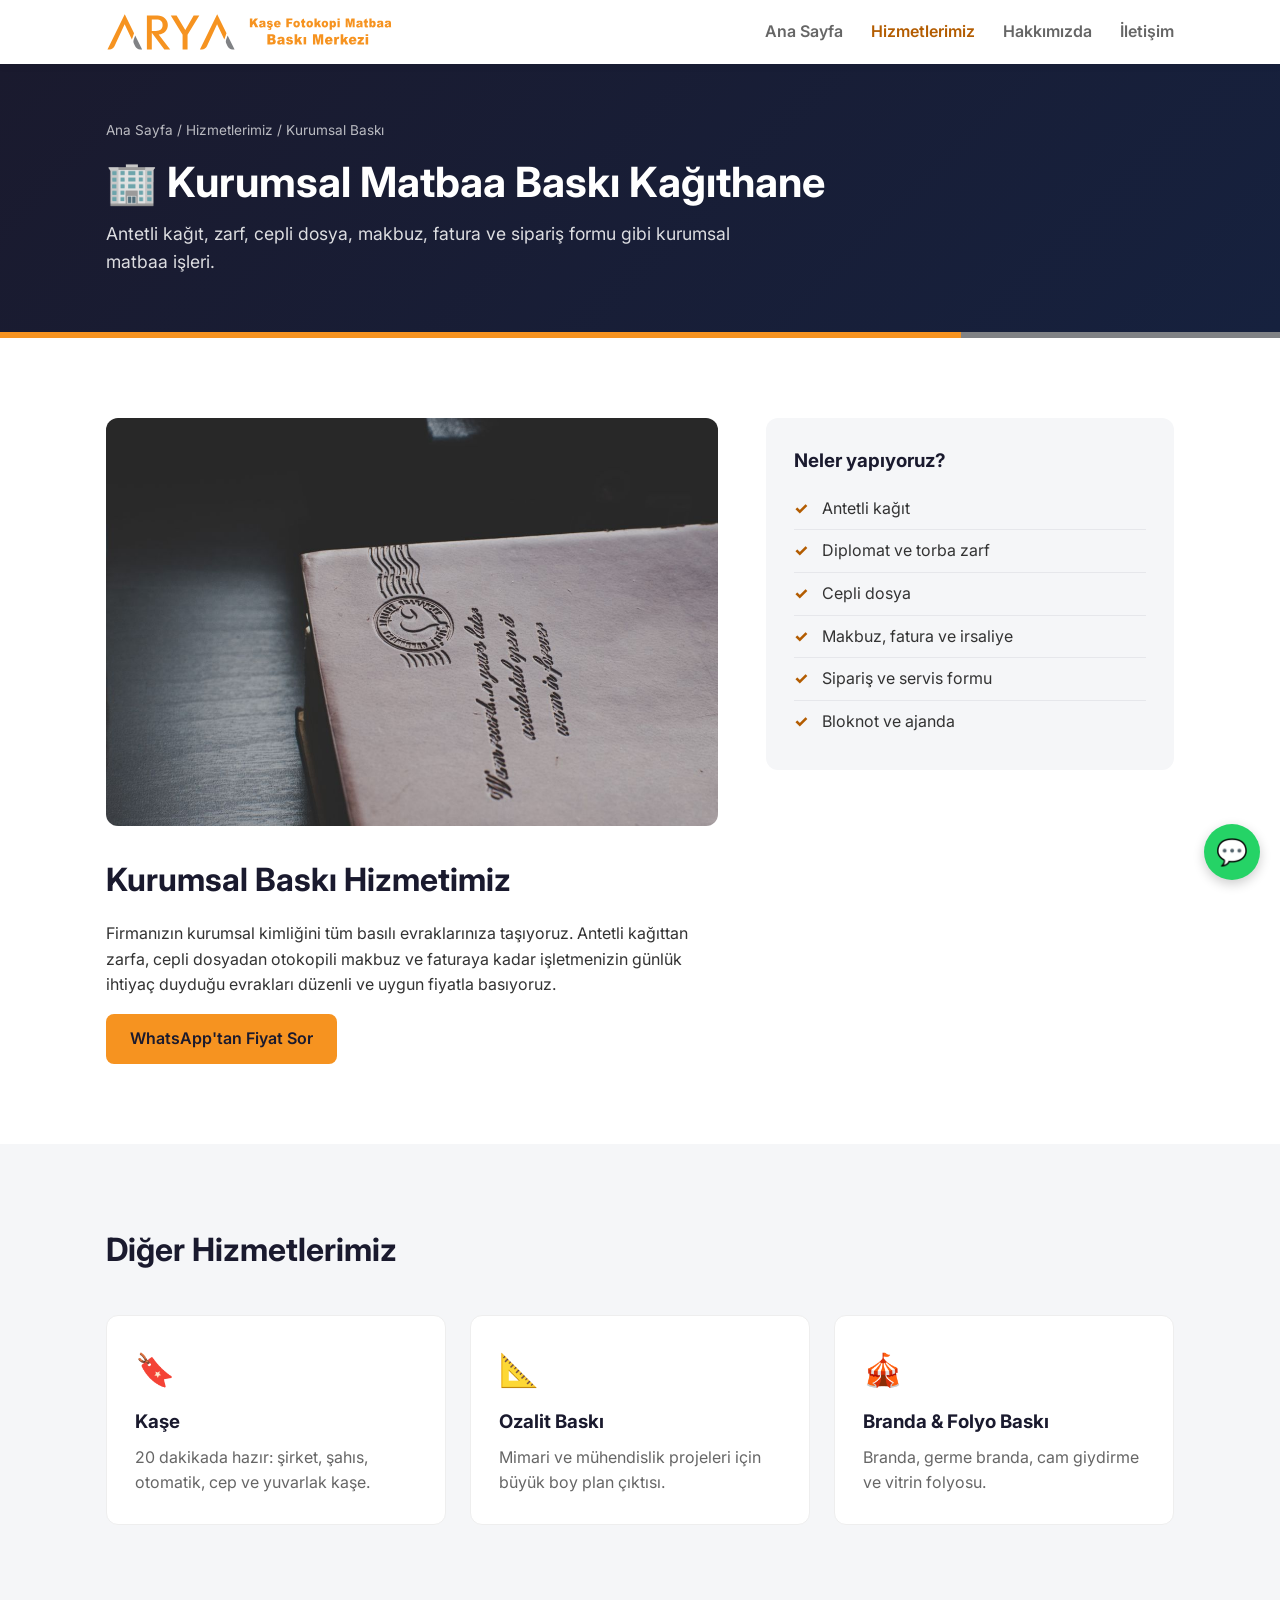
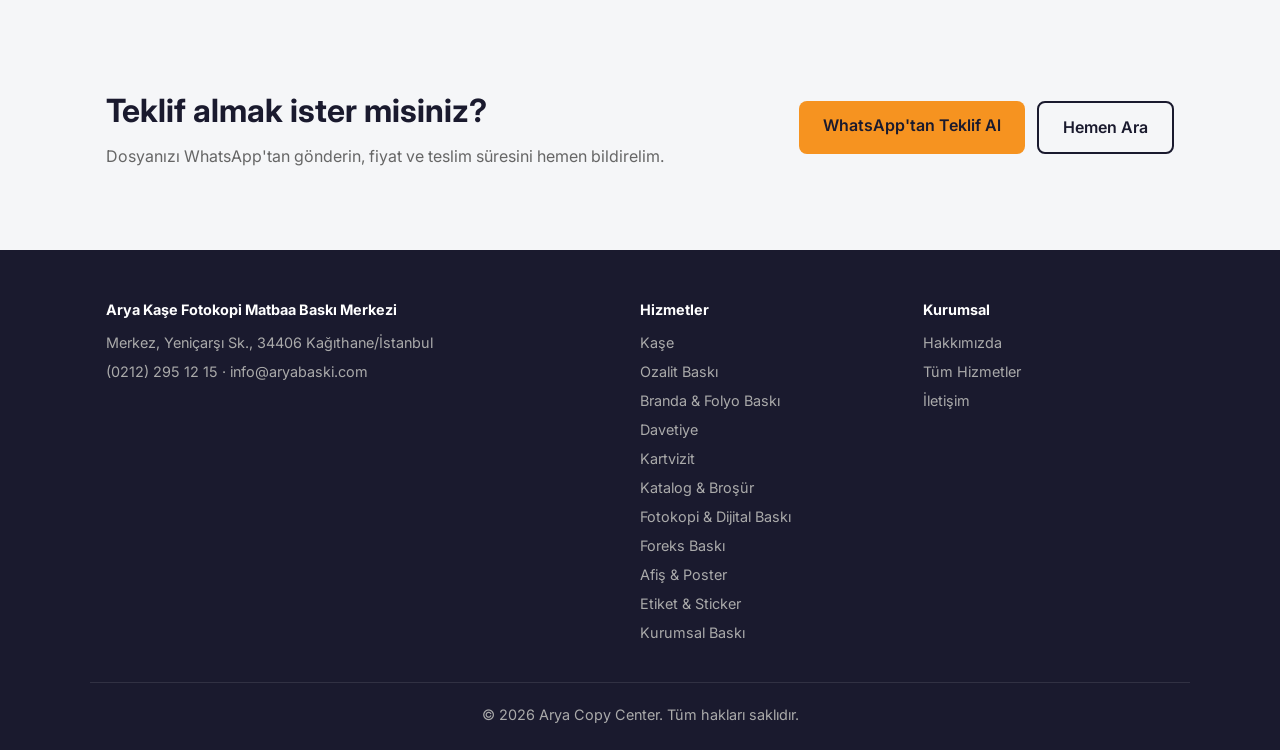
<file: kurumsal-baski.html>
<!doctype html>
<html lang="tr">
<head>
  <meta charset="utf-8">
  <meta name="viewport" content="width=device-width, initial-scale=1">
  <title>Kurumsal Matbaa Baskı Kağıthane | Arya Kaşe Fotokopi Matbaa Baskı Merkezi</title>
  <meta name="description" content="Antetli kağıt, zarf, cepli dosya, makbuz, fatura ve sipariş formu gibi kurumsal matbaa işleri. ☎ 0212 295 12 15">
  <link rel="canonical" href="https://aryacopy.com/kurumsal-baski">
  <meta property="og:type" content="website">
  <meta property="og:locale" content="tr_TR">
  <meta property="og:site_name" content="Arya Kaşe Fotokopi Matbaa Baskı Merkezi">
  <meta property="og:title" content="Kurumsal Matbaa Baskı Kağıthane | Arya Kaşe Fotokopi Matbaa Baskı Merkezi">
  <meta property="og:description" content="Antetli kağıt, zarf, cepli dosya, makbuz, fatura ve sipariş formu gibi kurumsal matbaa işleri. ☎ 0212 295 12 15">
  <meta property="og:url" content="https://aryacopy.com/kurumsal-baski">
  <meta property="og:image" content="https://aryacopy.com/img/hizmet/kurumsal-baski.jpg">
  <link rel="preconnect" href="https://fonts.googleapis.com">
  <link href="https://fonts.googleapis.com/css2?family=Inter:wght@400;600;800&display=swap" rel="stylesheet">
  <link rel="icon" href="/favicon.ico?v=2" sizes="48x48">
  <link rel="icon" href="/img/favicon.svg?v=2" type="image/svg+xml">
  <link rel="icon" href="/img/favicon-32.png?v=2" type="image/png" sizes="32x32">
  <link rel="icon" href="/img/favicon-192.png?v=2" type="image/png" sizes="192x192">
  <link rel="apple-touch-icon" href="/img/apple-touch-icon.png?v=2">
  <link rel="stylesheet" href="/style.css">
  <script type="application/ld+json">{"@context": "https://schema.org", "@type": "Service", "name": "Kurumsal Matbaa Baskı Kağıthane", "serviceType": "Kurumsal Baskı", "description": "Antetli kağıt, zarf, cepli dosya, makbuz, fatura ve sipariş formu gibi kurumsal matbaa işleri.", "areaServed": "Kağıthane, İstanbul", "image": "https://aryacopy.com/img/hizmet/kurumsal-baski.jpg", "provider": {"@type": "LocalBusiness", "name": "Arya Copy Center", "url": "https://aryacopy.com/", "telephone": "+90-212-295-12-15"}}</script>
  <script type="application/ld+json">{"@context": "https://schema.org", "@type": "BreadcrumbList", "itemListElement": [{"@type": "ListItem", "position": 1, "name": "Ana Sayfa", "item": "https://aryacopy.com/"}, {"@type": "ListItem", "position": 2, "name": "Hizmetlerimiz", "item": "https://aryacopy.com/hizmetler"}, {"@type": "ListItem", "position": 3, "name": "Kurumsal Baskı", "item": "https://aryacopy.com/kurumsal-baski"}]}</script>
</head>
<body>

  <header class="nav">
    <div class="container nav-inner">
      <a href="/" class="logo" aria-label="Arya Kaşe Fotokopi Matbaa Baskı Merkezi — Ana sayfa"><img class="logo-arya" src="/img/logo-arya.svg" alt="Arya" width="132" height="38"><img class="logo-yazi" src="/img/logo-yazi.svg" alt="Kaşe Fotokopi Matbaa Baskı Merkezi" width="148" height="32"></a>
      <nav>
        <a href="/">Ana Sayfa</a>
        <a href="/hizmetler" class="active">Hizmetlerimiz</a>
        <a href="/hakkimizda">Hakkımızda</a>
        <a href="/iletisim">İletişim</a>
      </nav>
    </div>
  </header>

  <section class="page-hero">
    <div class="container">
      <nav class="crumbs"><a href="/">Ana Sayfa</a> / <a href="/hizmetler">Hizmetlerimiz</a> / <span>Kurumsal Baskı</span></nav>
      <h1>🏢 Kurumsal Matbaa Baskı Kağıthane</h1>
      <p>Antetli kağıt, zarf, cepli dosya, makbuz, fatura ve sipariş formu gibi kurumsal matbaa işleri.</p>
    </div>
  </section>

  <section class="section">
    <div class="container detail">
      <div class="prose">
        <figure class="detail-fig"><img class="detail-img" src="/img/hizmet/kurumsal-baski.jpg" alt="Kurumsal Matbaa Baskı Kağıthane" width="1200" height="800"></figure>
        <h2>Kurumsal Baskı Hizmetimiz</h2>
        <p>Firmanızın kurumsal kimliğini tüm basılı evraklarınıza taşıyoruz. Antetli kağıttan zarfa, cepli dosyadan otokopili makbuz ve faturaya kadar işletmenizin günlük ihtiyaç duyduğu evrakları düzenli ve uygun fiyatla basıyoruz.</p>
        <a class="btn btn-primary" href="https://wa.me/902122951215?text=Merhaba%2C%20baski%20icin%20teklif%20almak%20istiyorum." target="_blank" rel="noopener">WhatsApp'tan Fiyat Sor</a>
      </div>
      <div class="checklist">
        <h3>Neler yapıyoruz?</h3>
        <ul>
          <li>Antetli kağıt</li>
          <li>Diplomat ve torba zarf</li>
          <li>Cepli dosya</li>
          <li>Makbuz, fatura ve irsaliye</li>
          <li>Sipariş ve servis formu</li>
          <li>Bloknot ve ajanda</li>
        </ul>
      </div>
    </div>
  </section>

  <section class="section section-alt">
    <div class="container">
      <h2>Diğer Hizmetlerimiz</h2>
      <div class="grid">
        <a class="card card-link" href="/kase"><div class="icon">🔖</div><h3>Kaşe</h3><p>20 dakikada hazır: şirket, şahıs, otomatik, cep ve yuvarlak kaşe.</p></a>
        <a class="card card-link" href="/ozalit-baski"><div class="icon">📐</div><h3>Ozalit Baskı</h3><p>Mimari ve mühendislik projeleri için büyük boy plan çıktısı.</p></a>
        <a class="card card-link" href="/branda-folyo-baski"><div class="icon">🎪</div><h3>Branda & Folyo Baskı</h3><p>Branda, germe branda, cam giydirme ve vitrin folyosu.</p></a>
      </div>
    </div>
  </section>

  <section class="section cta">
    <div class="container cta-inner">
      <div>
        <h2>Teklif almak ister misiniz?</h2>
        <p>Dosyanızı WhatsApp'tan gönderin, fiyat ve teslim süresini hemen bildirelim.</p>
      </div>
      <div class="hero-buttons">
        <a class="btn btn-primary" href="https://wa.me/902122951215?text=Merhaba%2C%20baski%20icin%20teklif%20almak%20istiyorum." target="_blank" rel="noopener">WhatsApp'tan Teklif Al</a>
        <a class="btn btn-outline-dark" href="tel:+902122951215">Hemen Ara</a>
      </div>
    </div>
  </section>

  <footer class="footer">
    <div class="container footer-grid">
      <div>
        <strong>Arya Kaşe Fotokopi Matbaa Baskı Merkezi</strong>
        <p>Merkez, Yeniçarşı Sk., 34406 Kağıthane/İstanbul</p>
        <p><a href="tel:+902122951215">(0212) 295 12 15</a> · <a href="mailto:info@aryabaski.com">info@aryabaski.com</a></p>
      </div>
      <div>
        <strong>Hizmetler</strong>
        <ul>
          <li><a href="/kase">Kaşe</a></li>
          <li><a href="/ozalit-baski">Ozalit Baskı</a></li>
          <li><a href="/branda-folyo-baski">Branda & Folyo Baskı</a></li>
          <li><a href="/davetiye">Davetiye</a></li>
          <li><a href="/kartvizit">Kartvizit</a></li>
          <li><a href="/katalog-brosur">Katalog & Broşür</a></li>
          <li><a href="/fotokopi-dijital-baski">Fotokopi & Dijital Baskı</a></li>
          <li><a href="/foreks-baski">Foreks Baskı</a></li>
          <li><a href="/afis-poster">Afiş & Poster</a></li>
          <li><a href="/etiket-sticker">Etiket & Sticker</a></li>
          <li><a href="/kurumsal-baski">Kurumsal Baskı</a></li>
        </ul>
      </div>
      <div>
        <strong>Kurumsal</strong>
        <ul>
          <li><a href="/hakkimizda">Hakkımızda</a></li>
          <li><a href="/hizmetler">Tüm Hizmetler</a></li>
          <li><a href="/iletisim">İletişim</a></li>
        </ul>
      </div>
    </div>
    <div class="container footer-copy">© <span id="yil"></span> Arya Copy Center. Tüm hakları saklıdır.</div>
  </footer>

  <a class="wa-float" href="https://wa.me/902122951215" target="_blank" rel="noopener" aria-label="WhatsApp">💬</a>

  <script>document.getElementById('yil').textContent = new Date().getFullYear();</script>
</body>
</html>
</file>
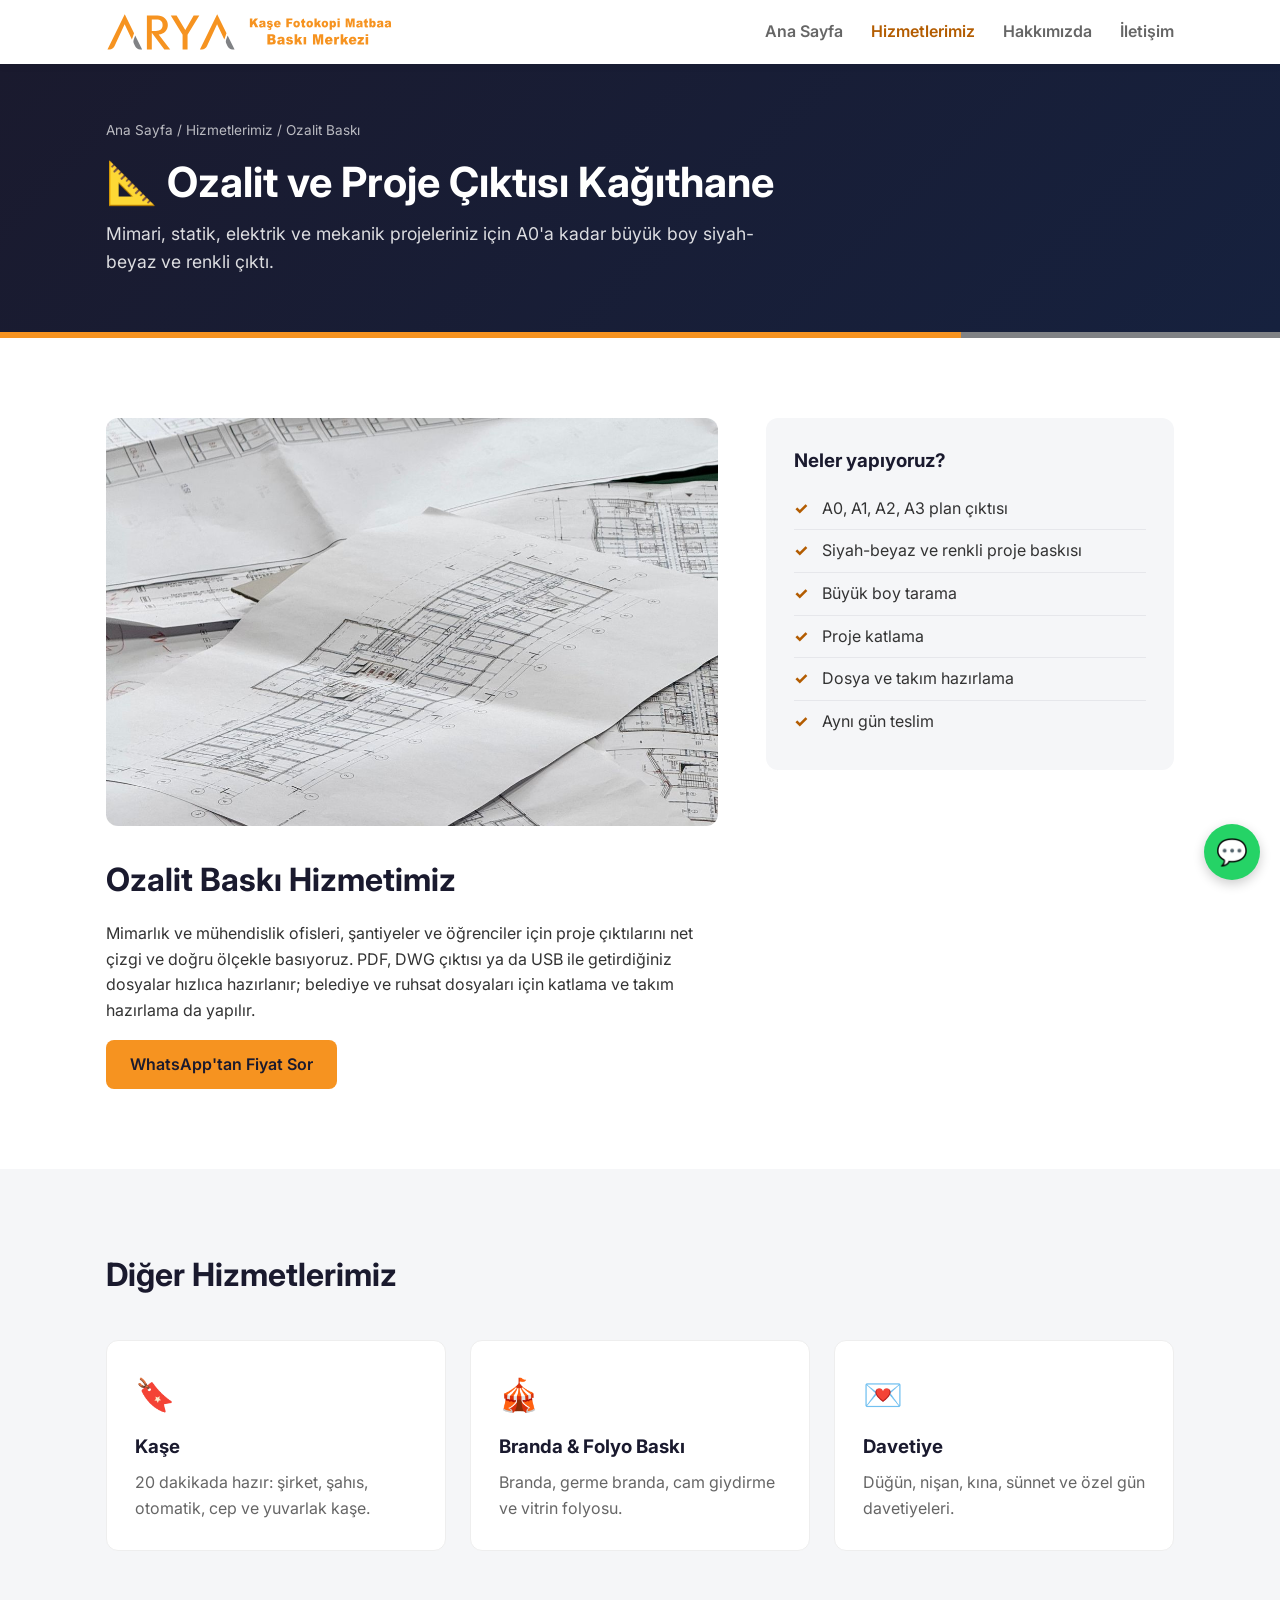
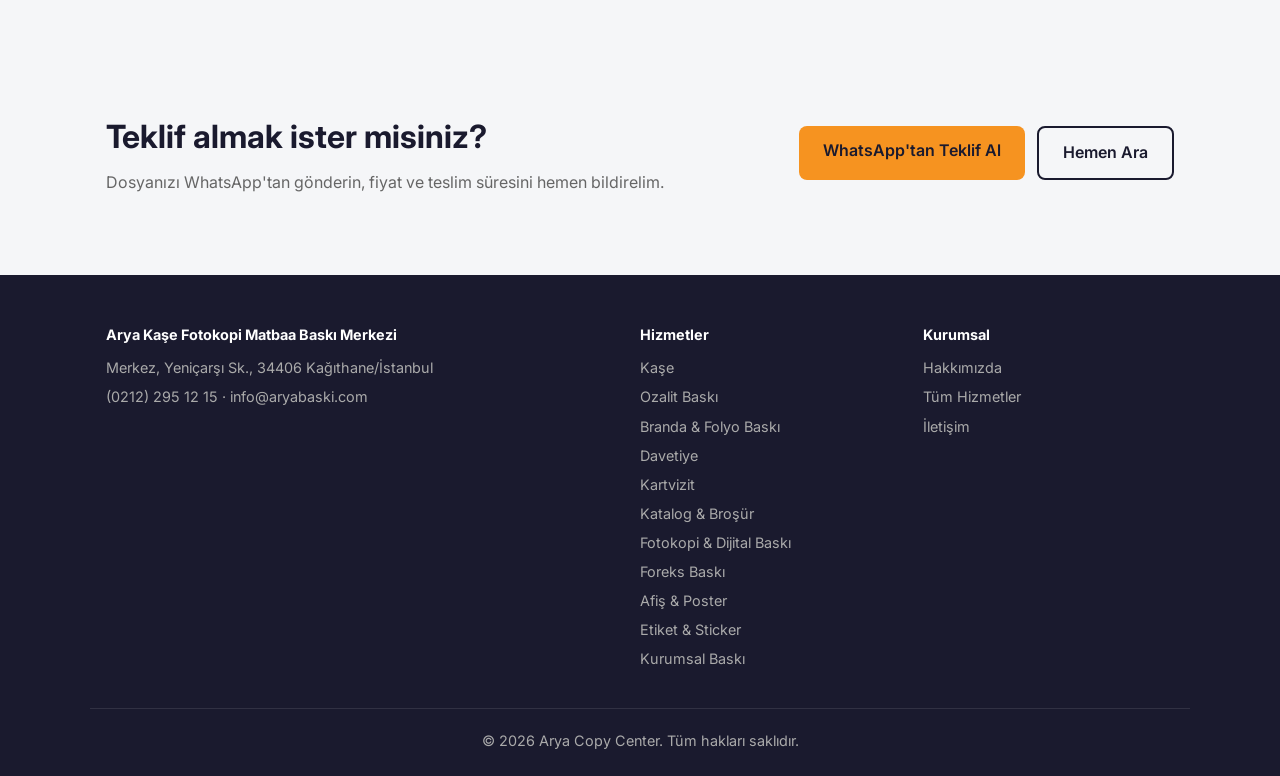
<file: ozalit-baski.html>
<!doctype html>
<html lang="tr">
<head>
  <meta charset="utf-8">
  <meta name="viewport" content="width=device-width, initial-scale=1">
  <title>Ozalit ve Proje Çıktısı Kağıthane | Arya Kaşe Fotokopi Matbaa Baskı Merkezi</title>
  <meta name="description" content="Mimari, statik, elektrik ve mekanik projeleriniz için A0'a kadar büyük boy siyah-beyaz ve renkli çıktı. ☎ 0212 295 12 15">
  <link rel="canonical" href="https://aryacopy.com/ozalit-baski">
  <meta property="og:type" content="website">
  <meta property="og:locale" content="tr_TR">
  <meta property="og:site_name" content="Arya Kaşe Fotokopi Matbaa Baskı Merkezi">
  <meta property="og:title" content="Ozalit ve Proje Çıktısı Kağıthane | Arya Kaşe Fotokopi Matbaa Baskı Merkezi">
  <meta property="og:description" content="Mimari, statik, elektrik ve mekanik projeleriniz için A0'a kadar büyük boy siyah-beyaz ve renkli çıktı. ☎ 0212 295 12 15">
  <meta property="og:url" content="https://aryacopy.com/ozalit-baski">
  <meta property="og:image" content="https://aryacopy.com/img/hizmet/ozalit-baski.jpg">
  <link rel="preconnect" href="https://fonts.googleapis.com">
  <link href="https://fonts.googleapis.com/css2?family=Inter:wght@400;600;800&display=swap" rel="stylesheet">
  <link rel="icon" href="/favicon.ico?v=2" sizes="48x48">
  <link rel="icon" href="/img/favicon.svg?v=2" type="image/svg+xml">
  <link rel="icon" href="/img/favicon-32.png?v=2" type="image/png" sizes="32x32">
  <link rel="icon" href="/img/favicon-192.png?v=2" type="image/png" sizes="192x192">
  <link rel="apple-touch-icon" href="/img/apple-touch-icon.png?v=2">
  <link rel="stylesheet" href="/style.css">
  <script type="application/ld+json">{"@context": "https://schema.org", "@type": "Service", "name": "Ozalit ve Proje Çıktısı Kağıthane", "serviceType": "Ozalit Baskı", "description": "Mimari, statik, elektrik ve mekanik projeleriniz için A0'a kadar büyük boy siyah-beyaz ve renkli çıktı.", "areaServed": "Kağıthane, İstanbul", "image": "https://aryacopy.com/img/hizmet/ozalit-baski.jpg", "provider": {"@type": "LocalBusiness", "name": "Arya Copy Center", "url": "https://aryacopy.com/", "telephone": "+90-212-295-12-15"}}</script>
  <script type="application/ld+json">{"@context": "https://schema.org", "@type": "BreadcrumbList", "itemListElement": [{"@type": "ListItem", "position": 1, "name": "Ana Sayfa", "item": "https://aryacopy.com/"}, {"@type": "ListItem", "position": 2, "name": "Hizmetlerimiz", "item": "https://aryacopy.com/hizmetler"}, {"@type": "ListItem", "position": 3, "name": "Ozalit Baskı", "item": "https://aryacopy.com/ozalit-baski"}]}</script>
</head>
<body>

  <header class="nav">
    <div class="container nav-inner">
      <a href="/" class="logo" aria-label="Arya Kaşe Fotokopi Matbaa Baskı Merkezi — Ana sayfa"><img class="logo-arya" src="/img/logo-arya.svg" alt="Arya" width="132" height="38"><img class="logo-yazi" src="/img/logo-yazi.svg" alt="Kaşe Fotokopi Matbaa Baskı Merkezi" width="148" height="32"></a>
      <nav>
        <a href="/">Ana Sayfa</a>
        <a href="/hizmetler" class="active">Hizmetlerimiz</a>
        <a href="/hakkimizda">Hakkımızda</a>
        <a href="/iletisim">İletişim</a>
      </nav>
    </div>
  </header>

  <section class="page-hero">
    <div class="container">
      <nav class="crumbs"><a href="/">Ana Sayfa</a> / <a href="/hizmetler">Hizmetlerimiz</a> / <span>Ozalit Baskı</span></nav>
      <h1>📐 Ozalit ve Proje Çıktısı Kağıthane</h1>
      <p>Mimari, statik, elektrik ve mekanik projeleriniz için A0'a kadar büyük boy siyah-beyaz ve renkli çıktı.</p>
    </div>
  </section>

  <section class="section">
    <div class="container detail">
      <div class="prose">
        <figure class="detail-fig"><img class="detail-img" src="/img/hizmet/ozalit-baski.jpg" alt="Ozalit ve Proje Çıktısı Kağıthane" width="1200" height="800"></figure>
        <h2>Ozalit Baskı Hizmetimiz</h2>
        <p>Mimarlık ve mühendislik ofisleri, şantiyeler ve öğrenciler için proje çıktılarını net çizgi ve doğru ölçekle basıyoruz. PDF, DWG çıktısı ya da USB ile getirdiğiniz dosyalar hızlıca hazırlanır; belediye ve ruhsat dosyaları için katlama ve takım hazırlama da yapılır.</p>
        <a class="btn btn-primary" href="https://wa.me/902122951215?text=Merhaba%2C%20baski%20icin%20teklif%20almak%20istiyorum." target="_blank" rel="noopener">WhatsApp'tan Fiyat Sor</a>
      </div>
      <div class="checklist">
        <h3>Neler yapıyoruz?</h3>
        <ul>
          <li>A0, A1, A2, A3 plan çıktısı</li>
          <li>Siyah-beyaz ve renkli proje baskısı</li>
          <li>Büyük boy tarama</li>
          <li>Proje katlama</li>
          <li>Dosya ve takım hazırlama</li>
          <li>Aynı gün teslim</li>
        </ul>
      </div>
    </div>
  </section>

  <section class="section section-alt">
    <div class="container">
      <h2>Diğer Hizmetlerimiz</h2>
      <div class="grid">
        <a class="card card-link" href="/kase"><div class="icon">🔖</div><h3>Kaşe</h3><p>20 dakikada hazır: şirket, şahıs, otomatik, cep ve yuvarlak kaşe.</p></a>
        <a class="card card-link" href="/branda-folyo-baski"><div class="icon">🎪</div><h3>Branda & Folyo Baskı</h3><p>Branda, germe branda, cam giydirme ve vitrin folyosu.</p></a>
        <a class="card card-link" href="/davetiye"><div class="icon">💌</div><h3>Davetiye</h3><p>Düğün, nişan, kına, sünnet ve özel gün davetiyeleri.</p></a>
      </div>
    </div>
  </section>

  <section class="section cta">
    <div class="container cta-inner">
      <div>
        <h2>Teklif almak ister misiniz?</h2>
        <p>Dosyanızı WhatsApp'tan gönderin, fiyat ve teslim süresini hemen bildirelim.</p>
      </div>
      <div class="hero-buttons">
        <a class="btn btn-primary" href="https://wa.me/902122951215?text=Merhaba%2C%20baski%20icin%20teklif%20almak%20istiyorum." target="_blank" rel="noopener">WhatsApp'tan Teklif Al</a>
        <a class="btn btn-outline-dark" href="tel:+902122951215">Hemen Ara</a>
      </div>
    </div>
  </section>

  <footer class="footer">
    <div class="container footer-grid">
      <div>
        <strong>Arya Kaşe Fotokopi Matbaa Baskı Merkezi</strong>
        <p>Merkez, Yeniçarşı Sk., 34406 Kağıthane/İstanbul</p>
        <p><a href="tel:+902122951215">(0212) 295 12 15</a> · <a href="mailto:info@aryabaski.com">info@aryabaski.com</a></p>
      </div>
      <div>
        <strong>Hizmetler</strong>
        <ul>
          <li><a href="/kase">Kaşe</a></li>
          <li><a href="/ozalit-baski">Ozalit Baskı</a></li>
          <li><a href="/branda-folyo-baski">Branda & Folyo Baskı</a></li>
          <li><a href="/davetiye">Davetiye</a></li>
          <li><a href="/kartvizit">Kartvizit</a></li>
          <li><a href="/katalog-brosur">Katalog & Broşür</a></li>
          <li><a href="/fotokopi-dijital-baski">Fotokopi & Dijital Baskı</a></li>
          <li><a href="/foreks-baski">Foreks Baskı</a></li>
          <li><a href="/afis-poster">Afiş & Poster</a></li>
          <li><a href="/etiket-sticker">Etiket & Sticker</a></li>
          <li><a href="/kurumsal-baski">Kurumsal Baskı</a></li>
        </ul>
      </div>
      <div>
        <strong>Kurumsal</strong>
        <ul>
          <li><a href="/hakkimizda">Hakkımızda</a></li>
          <li><a href="/hizmetler">Tüm Hizmetler</a></li>
          <li><a href="/iletisim">İletişim</a></li>
        </ul>
      </div>
    </div>
    <div class="container footer-copy">© <span id="yil"></span> Arya Copy Center. Tüm hakları saklıdır.</div>
  </footer>

  <a class="wa-float" href="https://wa.me/902122951215" target="_blank" rel="noopener" aria-label="WhatsApp">💬</a>

  <script>document.getElementById('yil').textContent = new Date().getFullYear();</script>
</body>
</html>
</file>
<file: style.css>
:root {
  --primary: #f69320;      /* logo turuncusu */
  --primary-text: #b35c00; /* beyaz üstünde okunur turuncu */
  --grey: #808285;         /* logo grisi */
  --dark: #1a1a2e;
  --text: #333;
  --muted: #666;
  --bg-alt: #f5f6f8;
  --radius: 12px;
}

* { box-sizing: border-box; margin: 0; padding: 0; }
html { scroll-behavior: smooth; }
body { font-family: 'Inter', system-ui, sans-serif; color: var(--text); line-height: 1.6; background: #fff; }
a { color: inherit; }
.container { max-width: 1100px; margin: 0 auto; padding: 0 16px; }

/* Üst menü */
.nav { position: sticky; top: 0; background: #fff; box-shadow: 0 2px 8px rgba(0,0,0,.06); z-index: 10; }
.nav-inner { display: flex; justify-content: space-between; align-items: center; height: 64px; }
.logo { display: flex; align-items: center; gap: 12px; text-decoration: none; }
.logo img { display: block; width: auto; }
.logo .logo-arya { height: 38px; }
.logo .logo-yazi { height: 32px; }
.nav nav a { margin-left: 24px; text-decoration: none; font-weight: 600; color: var(--muted); }
.nav nav a:hover, .nav nav a.active { color: var(--primary-text); }

/* Giriş */
.hero { background: linear-gradient(90deg, rgba(26,26,46,.92) 0%, rgba(26,26,46,.7) 55%, rgba(26,26,46,.35) 100%), url(img/hero-dijital.jpg) center/cover; color: #fff; padding: 96px 0; }
.hero h1 { font-size: clamp(2rem, 5vw, 3.2rem); line-height: 1.15; margin-bottom: 16px; }
.hero p { font-size: 1.15rem; opacity: .85; max-width: 560px; margin-bottom: 32px; }
.hero-buttons { display: flex; gap: 12px; flex-wrap: wrap; }

.btn { display: inline-block; padding: 12px 24px; border-radius: 8px; font-weight: 600; text-decoration: none; transition: .2s; }
.btn-primary { background: var(--primary); color: var(--dark); }
.btn-primary:hover { background: #e8851a; }
.btn-outline { border: 2px solid #fff; color: #fff; }
.btn-outline:hover { background: #fff; color: var(--dark); }

/* Bölümler */
.section { padding: 80px 0; }
.section-alt { background: var(--bg-alt); }
.section h2 { font-size: 2rem; margin-bottom: 40px; color: var(--dark); }

.grid { display: grid; grid-template-columns: repeat(auto-fit, minmax(240px, 1fr)); gap: 24px; }
.card { background: #fff; border: 1px solid #eee; border-radius: var(--radius); padding: 28px; transition: .2s; }
.card:hover { transform: translateY(-4px); box-shadow: 0 8px 24px rgba(0,0,0,.08); }
.card .icon { font-size: 2rem; margin-bottom: 12px; }
.card h3, .feature h3 { margin-bottom: 8px; color: var(--dark); }
.card p, .feature p { color: var(--muted); }
.feature { background: #fff; border-radius: var(--radius); padding: 28px; }

/* İletişim */
.contact { display: grid; grid-template-columns: 1fr 1fr; gap: 40px; align-items: start; }
.contact p { margin-bottom: 12px; }
.contact .btn { margin-top: 12px; }
.map iframe, .map-placeholder { width: 100%; height: 320px; border: 0; border-radius: var(--radius); }
.map-placeholder { background: var(--bg-alt); display: flex; align-items: center; justify-content: center; color: var(--muted); }

/* Galeri */
.gallery { display: grid; grid-template-columns: repeat(auto-fit, minmax(240px, 1fr)); gap: 16px; }
.gallery figure { position: relative; margin: 0; border-radius: var(--radius); overflow: hidden; }
.gallery img { width: 100%; height: 260px; object-fit: cover; display: block; transition: transform .3s; }
.gallery figure:hover img { transform: scale(1.04); }
.gallery figcaption { position: absolute; left: 0; right: 0; bottom: 0; padding: 32px 16px 14px; color: #fff; font-weight: 600; background: linear-gradient(transparent, rgba(26,26,46,.85)); }

/* CMYK şerit */
.hero { border-bottom: 6px solid; border-image: linear-gradient(90deg, var(--primary) 0 75%, var(--grey) 75%) 1; }

.footer { background: var(--dark); color: #aaa; padding: 48px 0 24px; font-size: .9rem; }
.footer a { text-decoration: none; }
.footer a:hover { color: #fff; }
.footer strong { color: #fff; display: block; margin-bottom: 10px; }
.footer p { margin-bottom: 6px; }
.footer ul { list-style: none; }
.footer li { margin-bottom: 6px; }
.footer-grid { display: grid; grid-template-columns: 2fr 1fr 1fr; gap: 32px; }
.footer-copy { border-top: 1px solid rgba(255,255,255,.1); margin-top: 32px; padding-top: 20px; text-align: center; }

/* Giriş üst yazı */
.eyebrow { font-size: .85rem !important; font-weight: 600; letter-spacing: 2px; text-transform: uppercase; color: var(--primary); opacity: 1 !important; margin-bottom: 12px !important; }

/* Tıklanabilir hizmet kartı */
.card-link { display: block; text-decoration: none; color: inherit; }
.card-link .more { display: inline-block; margin-top: 12px; color: var(--primary-text); font-weight: 600; font-size: .9rem; }

/* Alt sayfa başlığı */
.page-hero { background: linear-gradient(135deg, var(--dark), #16213e); color: #fff; padding: 56px 0; border-bottom: 6px solid; border-image: linear-gradient(90deg, var(--primary) 0 75%, var(--grey) 75%) 1; }
.page-hero h1 { font-size: clamp(1.8rem, 4vw, 2.6rem); line-height: 1.2; margin-bottom: 12px; }
.page-hero p { opacity: .85; max-width: 680px; font-size: 1.1rem; }
.crumbs { font-size: .85rem; opacity: .7; margin-bottom: 16px; }
.crumbs a { text-decoration: none; }
.crumbs a:hover { text-decoration: underline; }

/* Detay sayfası */
.prose p { margin-bottom: 16px; max-width: 720px; }
.prose h2 { margin-bottom: 16px !important; }
.prose .grid { margin-top: 32px; }
.detail { display: grid; grid-template-columns: 3fr 2fr; gap: 48px; align-items: start; }
.checklist { background: var(--bg-alt); border-radius: var(--radius); padding: 28px; }
.checklist h3 { margin-bottom: 12px; color: var(--dark); }
.checklist ul { list-style: none; }
.checklist li { padding: 8px 0 8px 28px; position: relative; border-bottom: 1px solid #e6e7eb; }
.checklist li:last-child { border-bottom: 0; }
.checklist li::before { content: "✓"; position: absolute; left: 0; color: var(--primary-text); font-weight: 800; }

/* Teklif bandı */
.cta { background: var(--bg-alt); }
.cta-inner { display: flex; justify-content: space-between; align-items: center; gap: 24px; flex-wrap: wrap; }
.cta h2 { margin-bottom: 8px !important; }
.cta p { color: var(--muted); }
.btn-outline-dark { border: 2px solid var(--dark); color: var(--dark); }
.btn-outline-dark:hover { background: var(--dark); color: #fff; }

/* Sabit WhatsApp butonu */
.wa-float { position: fixed; right: 20px; bottom: 20px; width: 56px; height: 56px; border-radius: 50%; background: #25d366; display: flex; align-items: center; justify-content: center; font-size: 1.6rem; text-decoration: none; box-shadow: 0 4px 12px rgba(0,0,0,.2); }

/* Mobil */
@media (max-width: 720px) {
  .nav-inner { flex-direction: column; height: auto; padding: 10px 16px; gap: 6px; }
  .logo .logo-arya { height: 30px; }
  .logo .logo-yazi { height: 26px; }
  .nav nav { display: flex; gap: 16px; overflow-x: auto; max-width: 100%; }
  .nav nav a { margin-left: 0; white-space: nowrap; font-size: .9rem; }
  .footer-grid, .detail { grid-template-columns: 1fr; }
  .hero { padding: 64px 0; }
  .contact { grid-template-columns: 1fr; }
  .section { padding: 56px 0; }
}

/* Hizmet fotoğrafı */
.detail-img { width: 100%; height: auto; aspect-ratio: 3 / 2; object-fit: cover; border-radius: var(--radius); margin-bottom: 28px; display: block; }

/* Ana sayfa şeritli arka plan: kaşe, dijital baskı, kartvizit, poster, folyo */
.hero-strips { position: relative; overflow: hidden; background: var(--dark); }
.hero-strips .strips { position: absolute; inset: 0 -20px; display: flex; gap: 6px; transform: skewX(-8deg); }
.hero-strips .strips span { flex: 1; background-size: cover; background-position: center; transform: skewX(8deg) scale(1.15); }
.hero-strips::after { content: ""; position: absolute; inset: 0; background: linear-gradient(90deg, rgba(26,26,46,.72) 0%, rgba(26,26,46,.55) 50%, rgba(26,26,46,.3) 100%); }
.hero-strips h1, .hero-strips p { text-shadow: 0 2px 12px rgba(0,0,0,.55); }
.hero-strips .strips span:nth-child(3) { background-position: center bottom; }
.hero-strips .container { position: relative; z-index: 1; }
.detail-fig { margin: 0 0 28px; }
.detail-fig .detail-img { margin-bottom: 8px; }
.detail-fig figcaption { font-size: .8rem; color: var(--muted); }
</file>
